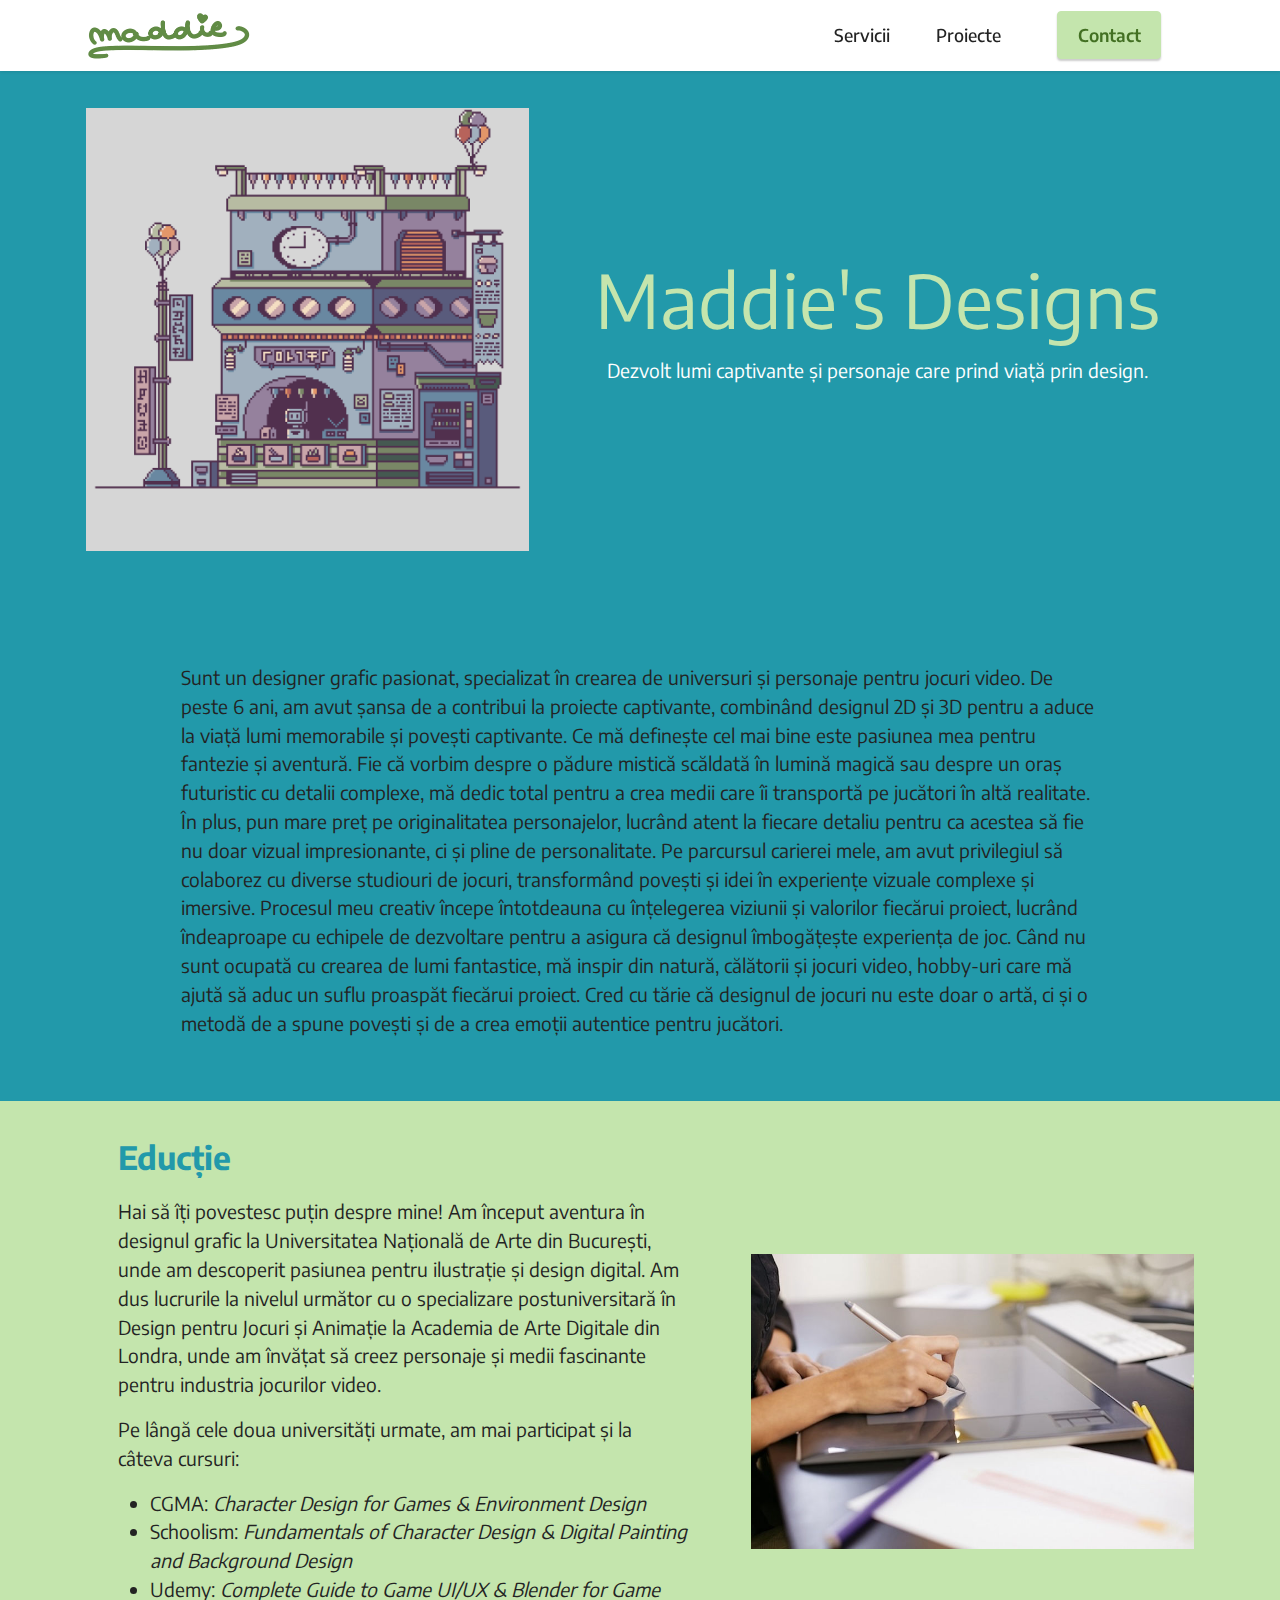
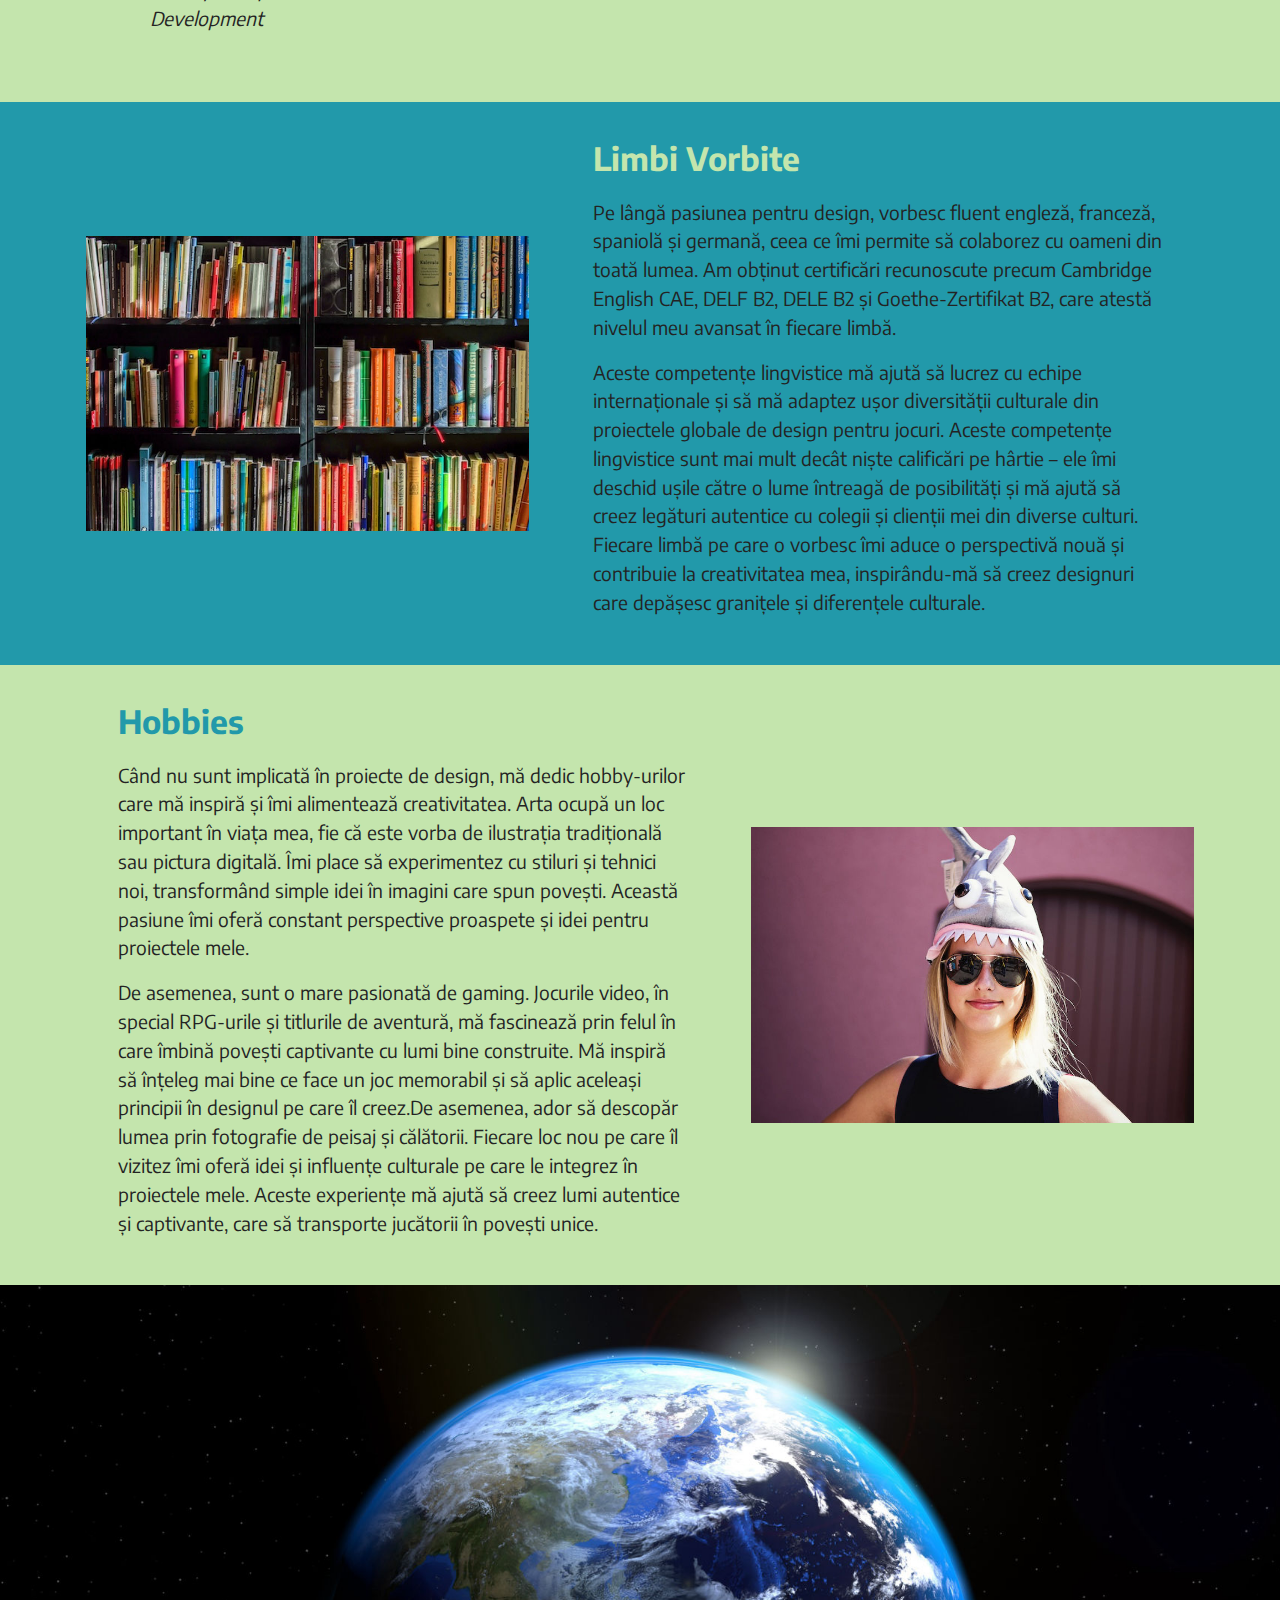
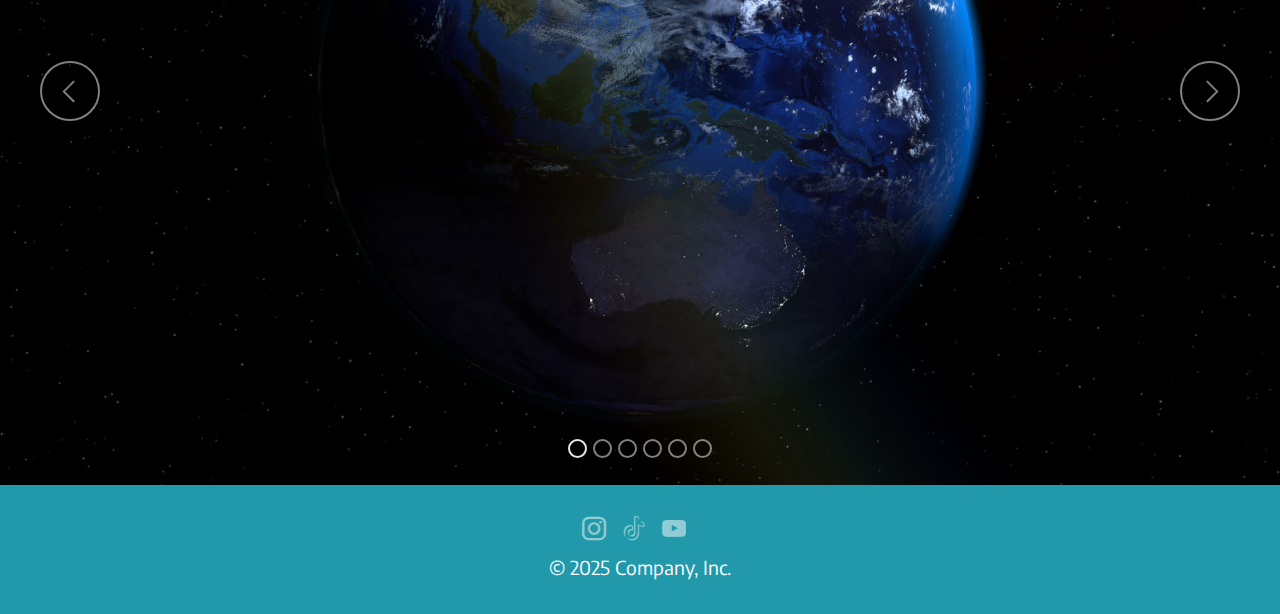
<file: index.html>
<!DOCTYPE html>
<html lang="ro">

<head>
    <meta charset="UTF-8">
    <meta http-equiv="X-UA-Compatible" content="IE=edge">
    <meta name="generator" content="Mobirise v5.9.18, mobirise.com">
    <meta name="viewport" content="width=device-width, initial-scale=1, minimum-scale=1">
    <link rel="shortcut icon" href="assets/images/logo3-128x37.png" type="image/x-icon">
    <meta name="author" content="Stezar Calina">
    <meta name="keywords" content="Portofoliu Professional, graphic design, design jocuri video, UI">
    <meta name="description"
        content="Hei, sunt Maddie si dezvolt lumi captivante si personaje care prind viață prin design. ">
    <title>Maddie's designs</title>
    <link rel="stylesheet" href="assets/web/assets/mobirise-icons2/mobirise2.css">
    <link rel="stylesheet" href="assets/bootstrap/css/bootstrap.min.css">
    <link rel="stylesheet" href="assets/bootstrap/css/bootstrap-grid.min.css">
    <link rel="stylesheet" href="assets/bootstrap/css/bootstrap-reboot.min.css">
    <link rel="stylesheet" href="assets/dropdown/css/style.css">
    <link rel="stylesheet" href="assets/socicon/css/styles.css">
    <link rel="stylesheet" href="assets/theme/css/style.css">
    <link rel="preload"
        href="https://fonts.googleapis.com/css?family=Lexend:100,200,300,400,500,600,700,800,900&display=swap"
        as="style" onload="this.onload=null;this.rel='stylesheet'">
    <link rel="preconnect" href="https://fonts.googleapis.com">
    <link rel="preconnect" href="https://fonts.gstatic.com" crossorigin>
    <link href="https://fonts.googleapis.com/css2?family=Encode+Sans:wght@100..900&display=swap" rel="stylesheet">
    <noscript>
        <link rel="stylesheet"
            href="https://fonts.googleapis.com/css?family=Lexend:100,200,300,400,500,600,700,800,900&display=swap">
    </noscript>
    <link rel="preload" as="style" href="assets/mobirise/css/mbr-additional.css?v=ef3NWF">
    <link rel="stylesheet" href="assets/mobirise/css/mbr-additional.css?v=ef3NWF" type="text/css">
    <style>
        body{
            font-family: Encode Sans;
        }
    </style>
</head>

<body>

    <header data-bs-version="5.1" class="menu menu2 cid-sFF0ciwnEL" id="menu2-0">

        <nav class="navbar navbar-dropdown navbar-fixed-top navbar-expand-lg">
            <div class="container">
                <div class="navbar-brand">
                    <span class="navbar-logo">
                        <a href="index.html">
                            <img src="assets/images/logo3-329x96.png"
                                alt="logo site, maddie scris de mână de culoare verde" style="height: 3rem;">
                        </a>
                    </span>
                </div>
                <button class="navbar-toggler" type="button" data-toggle="collapse" data-bs-toggle="collapse"
                    data-target="#navbarSupportedContent" data-bs-target="#navbarSupportedContent"
                    aria-controls="navbarNavAltMarkup" aria-expanded="false" aria-label="Toggle navigation">
                    <span class="hamburger">
                        <span></span>
                        <span></span>
                        <span></span>
                        <span></span>
                    </span>
                </button>
                <div class="collapse navbar-collapse" id="navbarSupportedContent">
                    <ul class="navbar-nav nav-dropdown" data-app-modern-menu="true">
                        <li class="nav-item"><a class="nav-link link text-black text-primary display-4"
                                href="page1.html">Servicii</a></li>
                        <li class="nav-item"><a class="nav-link link text-black text-primary display-4"
                                href="page2.html">Proiecte</a></li>
                    </ul>
                    <div class="navbar-buttons mbr-section-btn"><a class="btn btn-secondary display-4"
                            href="page3.html">
                            Contact</a></div>
                </div>
            </div>
        </nav>
    </header>

    <section data-bs-version="5.1" class="header11 cid-sFF0SGinka" id="header11-1">
        <div class="container">
            <div class="row justify-content-center">
                <div class="col-12 col-md-5 image-wrapper">
                    <img class="w-100" src="assets/images/mbr-1036x1036.png"
                        alt="Imaginea reprezintă o clădire de mici dimensiuni, desenată în stil pixel art, care pare a fi un magazin sau un stand de mâncare, decorat cu elemente retro-futuriste. Are un ceas mare pe fațadă, un automat de vânzare în partea dreaptă, iar la stand sunt afișate produse alimentare. În stânga, un stâlp cu baloane și semne verticale completează scena. Culorile predominante sunt nuanțe de albastru, verde și mov pastel.">
                </div>
                <div class="col-12 col-md">
                    <div class="text-wrapper text-center">
                        <h1 class="mbr-section-title mbr-fonts-style mb-3 display-1">
                            Maddie's Designs
                        </h1>
                        <p class="mbr-text mbr-fonts-style display-7">Dezvolt lumi captivante și personaje care prind
                            viață prin design.</p>
                    </div>
                </div>
            </div>
        </div>
    </section>

    <div data-bs-version="5.1" class="content5 cid-uzG2IfYFUR" id="content5-16">

        <div class="container">
            <div class="row justify-content-center">
                <div class="col-md-12 col-lg-10">


                    <p class="mbr-text mbr-fonts-style display-7">Sunt un designer grafic pasionat, specializat în
                        crearea de universuri și personaje pentru jocuri video. De peste 6 ani, am avut șansa de a
                        contribui la proiecte captivante, combinând designul 2D și 3D pentru a aduce la viață lumi
                        memorabile și povești captivante. Ce mă definește cel mai bine este pasiunea mea pentru fantezie
                        și aventură. Fie că vorbim despre o pădure mistică scăldată în lumină magică sau despre un oraș
                        futuristic cu detalii complexe, mă dedic total pentru a crea medii care îi transportă pe
                        jucători în altă realitate. În plus, pun mare preț pe originalitatea personajelor, lucrând atent
                        la fiecare detaliu pentru ca acestea să fie nu doar vizual impresionante, ci și pline de
                        personalitate. Pe parcursul carierei mele, am avut privilegiul să colaborez cu diverse studiouri
                        de jocuri, transformând povești și idei în experiențe vizuale complexe și imersive. Procesul meu
                        creativ începe întotdeauna cu înțelegerea viziunii și valorilor fiecărui proiect, lucrând
                        îndeaproape cu echipele de dezvoltare pentru a asigura că designul îmbogățește experiența de
                        joc. Când nu sunt ocupată cu crearea de lumi fantastice, mă inspir din natură, călătorii și
                        jocuri video, hobby-uri care mă ajută să aduc un suflu proaspăt fiecărui proiect. Cred cu tărie
                        că designul de jocuri nu este doar o artă, ci și o metodă de a spune povești și de a crea emoții
                        autentice pentru jucători.</p>
                </div>
            </div>
        </div>
    </div>

    <section data-bs-version="5.1" class="image2 cid-uzFHYK28KP" id="image2-1">
        <div class="container">
            <div class="row align-items-center">
                <div class="col-12 col-lg-5">
                    <div class="image-wrapper">
                        <img src="assets/images/educatie-800x533.jpg"
                            alt="o doamnă careia i se văd doar mainile și deseneazaă pe o tabletă grafică la birou">

                    </div>
                </div>
                <div class="col-12 col-lg">
                    <div class="text-wrapper">
                        <h2 class="mbr-section-title mbr-fonts-style mb-3 display-5"><strong>Educție</strong></h2>
                        <p class="mbr-text mbr-fonts-style display-7">Hai să îți povestesc puțin despre mine! Am început
                            aventura în designul grafic la Universitatea Națională de Arte din București, unde am
                            descoperit pasiunea pentru ilustrație și design digital. Am dus lucrurile la nivelul următor
                            cu o specializare postuniversitară în Design pentru Jocuri și Animație la Academia de Arte
                            Digitale din Londra, unde am învățat să creez personaje și medii fascinante pentru industria
                            jocurilor video.</p>
                        <p class="mbr-text mbr-fonts-style display-7">Pe lângă cele doua universități urmate, am mai
                            participat și la câteva cursuri:</p>
                        <ul class="mbr-text mbr-fonts-style display-7">
                            <li>CGMA: <em>Character Design for Games & Environment
                                    Design</em></li>
                            <li>Schoolism:<em> Fundamentals of Character Design &amp; Digital</em>
                                <em>Painting and Background Design</em>
                            </li>
                            <li>Udemy: <em>Complete Guide to Game UI/UX &amp;
                                    Blender for Game Development</em></li>
                        </ul>
                    </div>
                </div>
            </div>
        </div>
    </section>

    <section data-bs-version="5.1" class="image1 cid-uzFItU09oR" id="image1-2">
        <div class="container">
            <div class="row align-items-center">
                <div class="col-12 col-lg-5">
                    <div class="image-wrapper">
                        <img src="assets/images/limbi-vorbite-800x533.jpg"
                            alt="rafturi pe care se află foarte multe cărți colorate">

                    </div>
                </div>
                <div class="col-12 col-lg">
                    <div class="text-wrapper">
                        <h2 class="mbr-section-title mbr-fonts-style mb-3 display-5"><strong>Limbi
                                Vorbite</strong><strong><br></strong></h2>
                        <p class="mbr-text mbr-fonts-style display-7">Pe lângă pasiunea pentru design, vorbesc fluent
                            engleză, franceză, spaniolă și germană, ceea ce îmi permite să colaborez cu oameni din toată
                            lumea. Am obținut certificări recunoscute precum Cambridge English CAE, DELF B2, DELE B2 și
                            Goethe-Zertifikat B2, care atestă nivelul meu avansat în fiecare limbă.
                        </p>
                        <p class="mbr-text mbr-fonts-style display-7">Aceste competențe lingvistice mă ajută să lucrez
                            cu echipe internaționale și să mă adaptez
                            ușor diversității
                            culturale din proiectele globale de design pentru jocuri. Aceste competențe lingvistice sunt
                            mai mult decât niște calificări pe hârtie – ele îmi deschid ușile către o lume întreagă de
                            posibilități și mă ajută să creez legături autentice cu colegii și clienții mei din diverse
                            culturi. Fiecare limbă pe care o vorbesc îmi aduce o perspectivă nouă și contribuie la
                            creativitatea mea, inspirându-mă să creez designuri care depășesc granițele și diferențele
                            culturale.</p>
                    </div>
                </div>
            </div>
        </div>
    </section>

    <section data-bs-version="5.1" class="image2 cid-uzFIDLMcJO" id="image2-3">
        <div class="container">
            <div class="row align-items-center">
                <div class="col-12 col-lg-5">
                    <div class="image-wrapper">
                        <img src="assets/images/hobbies-800x533.jpg"
                            alt="o doamnă blondă pe un fundal roz care poartă pe cap o pălărie în formă de rechin și ochelari de soare">
                    </div>
                </div>
                <div class="col-12 col-lg">
                    <div class="text-wrapper">
                        <h2 class="mbr-section-title mbr-fonts-style mb-3 display-5"><strong>Hobbies</strong></h2>
                        <p class="mbr-text mbr-fonts-style display-7">Când nu sunt implicată în proiecte de design, mă
                            dedic hobby-urilor care mă inspiră și îmi alimentează creativitatea. Arta ocupă un loc
                            important în viața mea, fie că este vorba de ilustrația tradițională sau pictura digitală.
                            Îmi place să experimentez cu stiluri și tehnici noi, transformând simple idei în imagini
                            care spun povești. Această pasiune îmi oferă constant perspective proaspete și idei pentru
                            proiectele mele.</p>
                        <p class="mbr-text mbr-fonts-style display-7">De asemenea, sunt o mare pasionată de gaming.
                            Jocurile video, în special
                            RPG-urile și titlurile de aventură, mă fascinează prin felul în care îmbină povești
                            captivante cu lumi bine construite. Mă inspiră să înțeleg mai bine ce face un joc memorabil
                            și să aplic aceleași principii în designul pe care îl creez.De asemenea, ador să descopăr
                            lumea prin fotografie de peisaj și călătorii. Fiecare loc nou pe care îl vizitez îmi oferă
                            idei și influențe culturale pe care le integrez în proiectele mele. Aceste experiențe mă
                            ajută să creez lumi autentice și captivante, care să transporte jucătorii în povești unice.
                        </p>
                    </div>
                </div>
            </div>
        </div>
    </section>

    <div data-bs-version="5.1" class="slider1 cid-uzG2vWxXIU" id="slider1-15">

        <div class="carousel slide" id="uzKpsKaJTy" data-interval="5000" data-bs-interval="5000">
            <ol class="carousel-indicators">
                <li data-slide-to="0" data-bs-slide-to="0" class="active" data-target="#uzKpsKaJTy"
                    data-bs-target="#uzKpsKaJTy"></li>
                <li data-slide-to="1" data-bs-slide-to="1" class="" data-target="#uzKpsKaJTy"
                    data-bs-target="#uzKpsKaJTy"></li>
                <li data-slide-to="2" data-bs-slide-to="2" class="" data-target="#uzKpsKaJTy"
                    data-bs-target="#uzKpsKaJTy"></li>
                <li data-slide-to="3" data-bs-slide-to="3" class="" data-target="#uzKpsKaJTy"
                    data-bs-target="#uzKpsKaJTy"></li>
                <li data-slide-to="4" data-bs-slide-to="4" class="" data-target="#uzKpsKaJTy"
                    data-bs-target="#uzKpsKaJTy"></li>
                <li data-slide-to="5" data-bs-slide-to="5" class="" data-target="#uzKpsKaJTy"
                    data-bs-target="#uzKpsKaJTy"></li>
            </ol>
            <div class="carousel-inner">


                <div class="carousel-item slider-image item active">
                    <div class="item-wrapper">
                        <img class="d-block w-100" src="assets/images/australia-4242493-1900x1069.jpg"
                            alt="Imaginea reprezintă o randare 3D cu Pământul văzut din spațiu, înconjurat de un fundal întunecat plin de stele."
                            data-slide-to="0" data-bs-slide-to="0">
                    </div>
                </div>
                <div class="carousel-item slider-image item">
                    <div class="item-wrapper">
                        <img class="d-block w-100" src="assets/images/cat-1900x1900.jpg"
                            alt="O ilustrație cu o pisică portocalie care stă pe un strat de frunze portocalii"
                            data-slide-to="1" data-bs-slide-to="1">
                    </div>
                </div>
                <div class="carousel-item slider-image item">
                    <div class="item-wrapper">
                        <img class="d-block w-100" src="assets/images/earth-2581631-1280-1280x796.jpg"
                            alt="Imaginea reprezintă o randare 3D cu un bec în interiorul căruia este vizibil Pământul"
                            data-slide-to="2" data-bs-slide-to="2">
                    </div>
                </div>
                <div class="carousel-item slider-image item">
                    <div class="item-wrapper">
                        <img class="d-block w-100" src="assets/images/frog-1280x1280.jpg"
                            alt="Ilustrație cu o broscuță verde cu ochii roșii care stă pe o piatră" data-slide-to="3"
                            data-bs-slide-to="3">
                    </div>
                </div>
                <div class="carousel-item slider-image item">
                    <div class="item-wrapper">
                        <img class="d-block w-100" src="assets/images/clock-2015460-1280-1280x801.jpg"
                            alt="O randare 3D cu un ceas al cărui fundal este globul Pământesc" data-slide-to="4"
                            data-bs-slide-to="4">
                    </div>
                </div>
                <div class="carousel-item slider-image item">
                    <div class="item-wrapper">
                        <img class="d-block w-100" src="assets/images/solaris-3365405-1280-1280x720.jpg"
                            alt="O ilustrație cu un câmp pe care se află și râuri, iar pe cer se observă globul Pământesc"
                            data-slide-to="5" data-bs-slide-to="5">
                    </div>
                </div>
            </div>
            <a class="carousel-control carousel-control-prev" role="button" data-slide="prev" data-bs-slide="prev"
                href="#uzKpsKaJTy">
                <span class="mobi-mbri mobi-mbri-arrow-prev" aria-hidden="true"></span>
                <span class="sr-only visually-hidden">Previous</span>
            </a>
            <a class="carousel-control carousel-control-next" role="button" data-slide="next" data-bs-slide="next"
                href="#uzKpsKaJTy">
                <span class="mobi-mbri mobi-mbri-arrow-next" aria-hidden="true"></span>
                <span class="sr-only visually-hidden">Next</span>
            </a>
        </div>
    </div>

    <footer data-bs-version="5.1" class="footer3 cid-uzFKWL0IeO" id="footer3-5">
        <div class="container">
            <div class="media-container-row align-center mbr-white">
                <div class="row social-row">
                    <div class="social-list align-right pb-2">
                        <div class="soc-item">
                            <a href="https://www.instagram.com/" target="_blank">
                                <span class="mbr-iconfont mbr-iconfont-social socicon-instagram socicon"></span>
                            </a>
                        </div>
                        <div class="soc-item">
                            <a href="https://www.tiktok.com/en/" target="_blank">
                                <span class="mbr-iconfont mbr-iconfont-social socicon-tiktok socicon"></span>
                            </a>
                        </div>
                        <div class="soc-item">
                            <a href="https://www.youtube.com/watch?v=dQw4w9WgXcQ" target="_blank">
                                <span class="mbr-iconfont mbr-iconfont-social socicon-youtube socicon"></span>
                            </a>
                        </div>
                    </div>
                </div>
                <div class="row row-copirayt">
                    <p class="mbr-text mb-0 mbr-fonts-style mbr-white align-center display-7">
                        © 2025 Company, Inc.</p>
                </div>
            </div>
        </div>
    </footer>
    <script src="assets/bootstrap/js/bootstrap.bundle.min.js"></script>
    <script src="assets/smoothscroll/smooth-scroll.js"></script>
    <script src="assets/ytplayer/index.js"></script>
    <script src="assets/dropdown/js/navbar-dropdown.js"></script>
    <script src="assets/theme/js/script.js"></script>
</body>

</html>
</file>
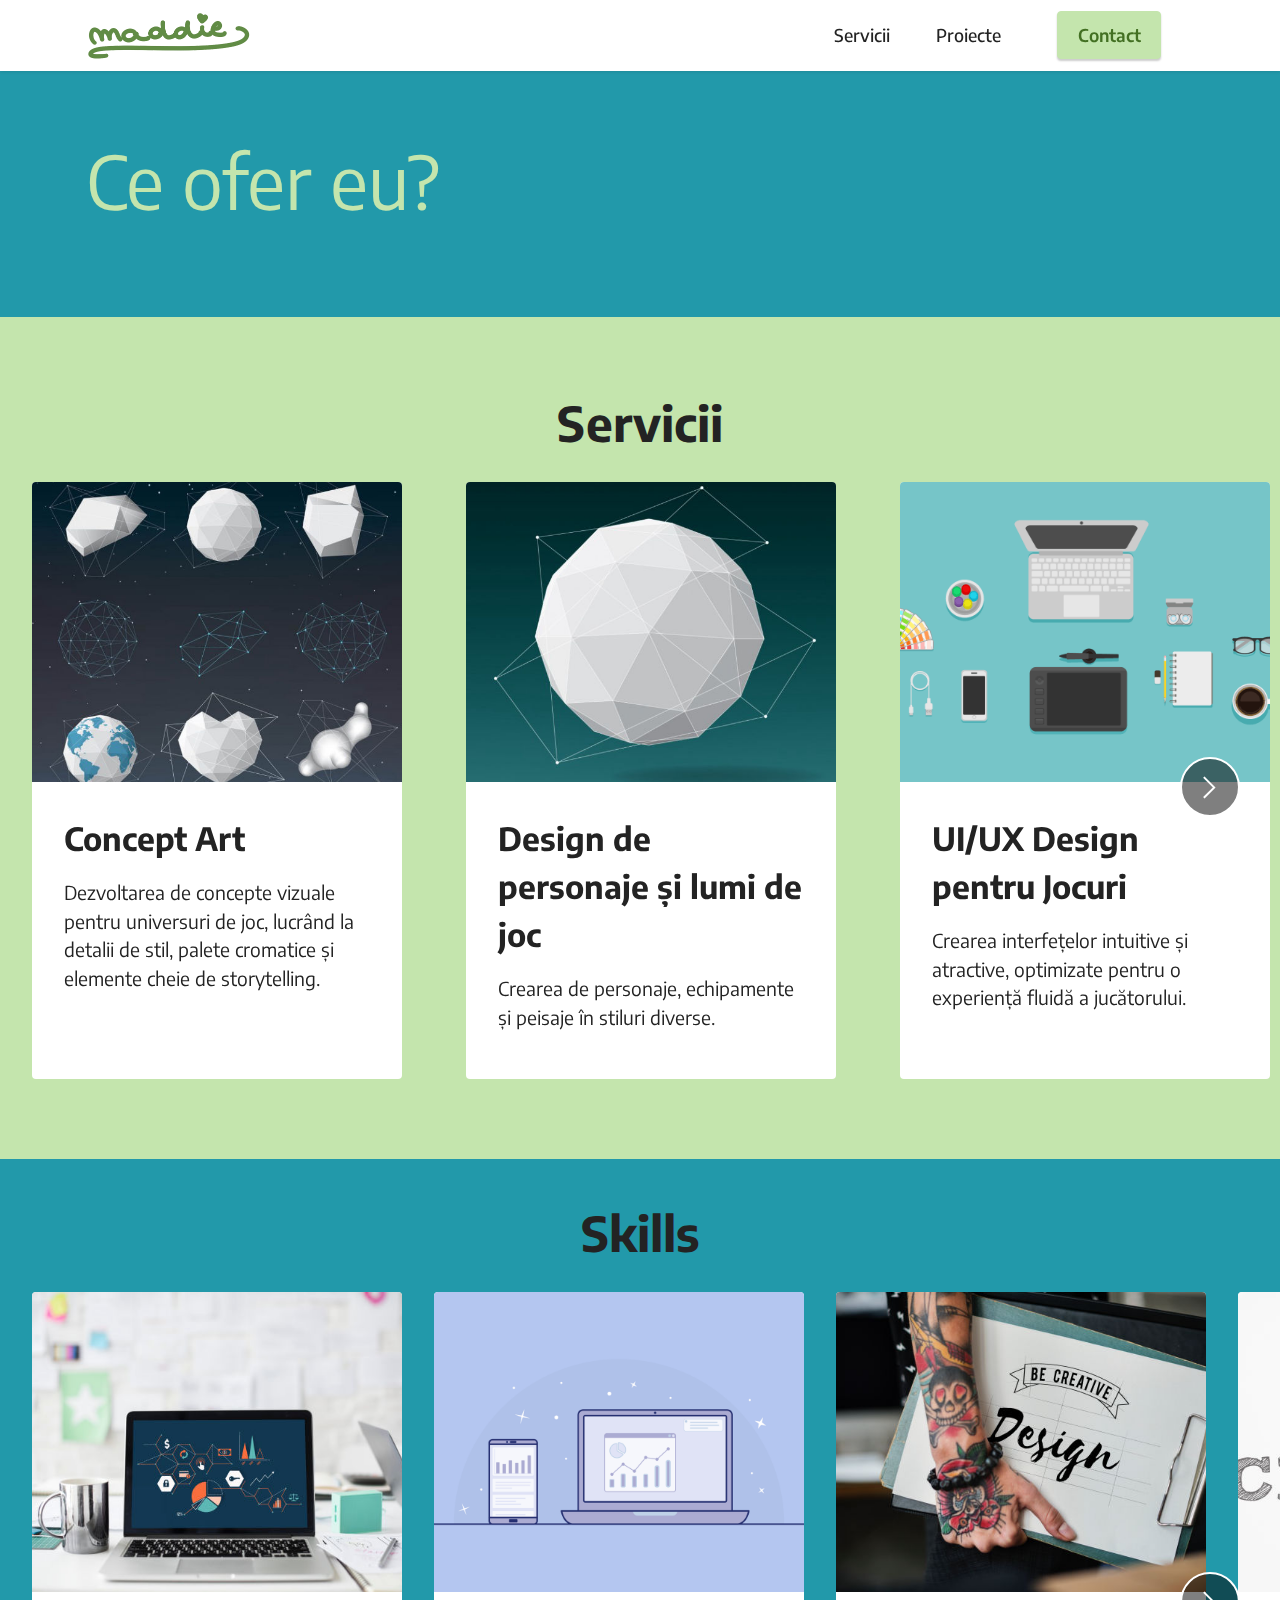
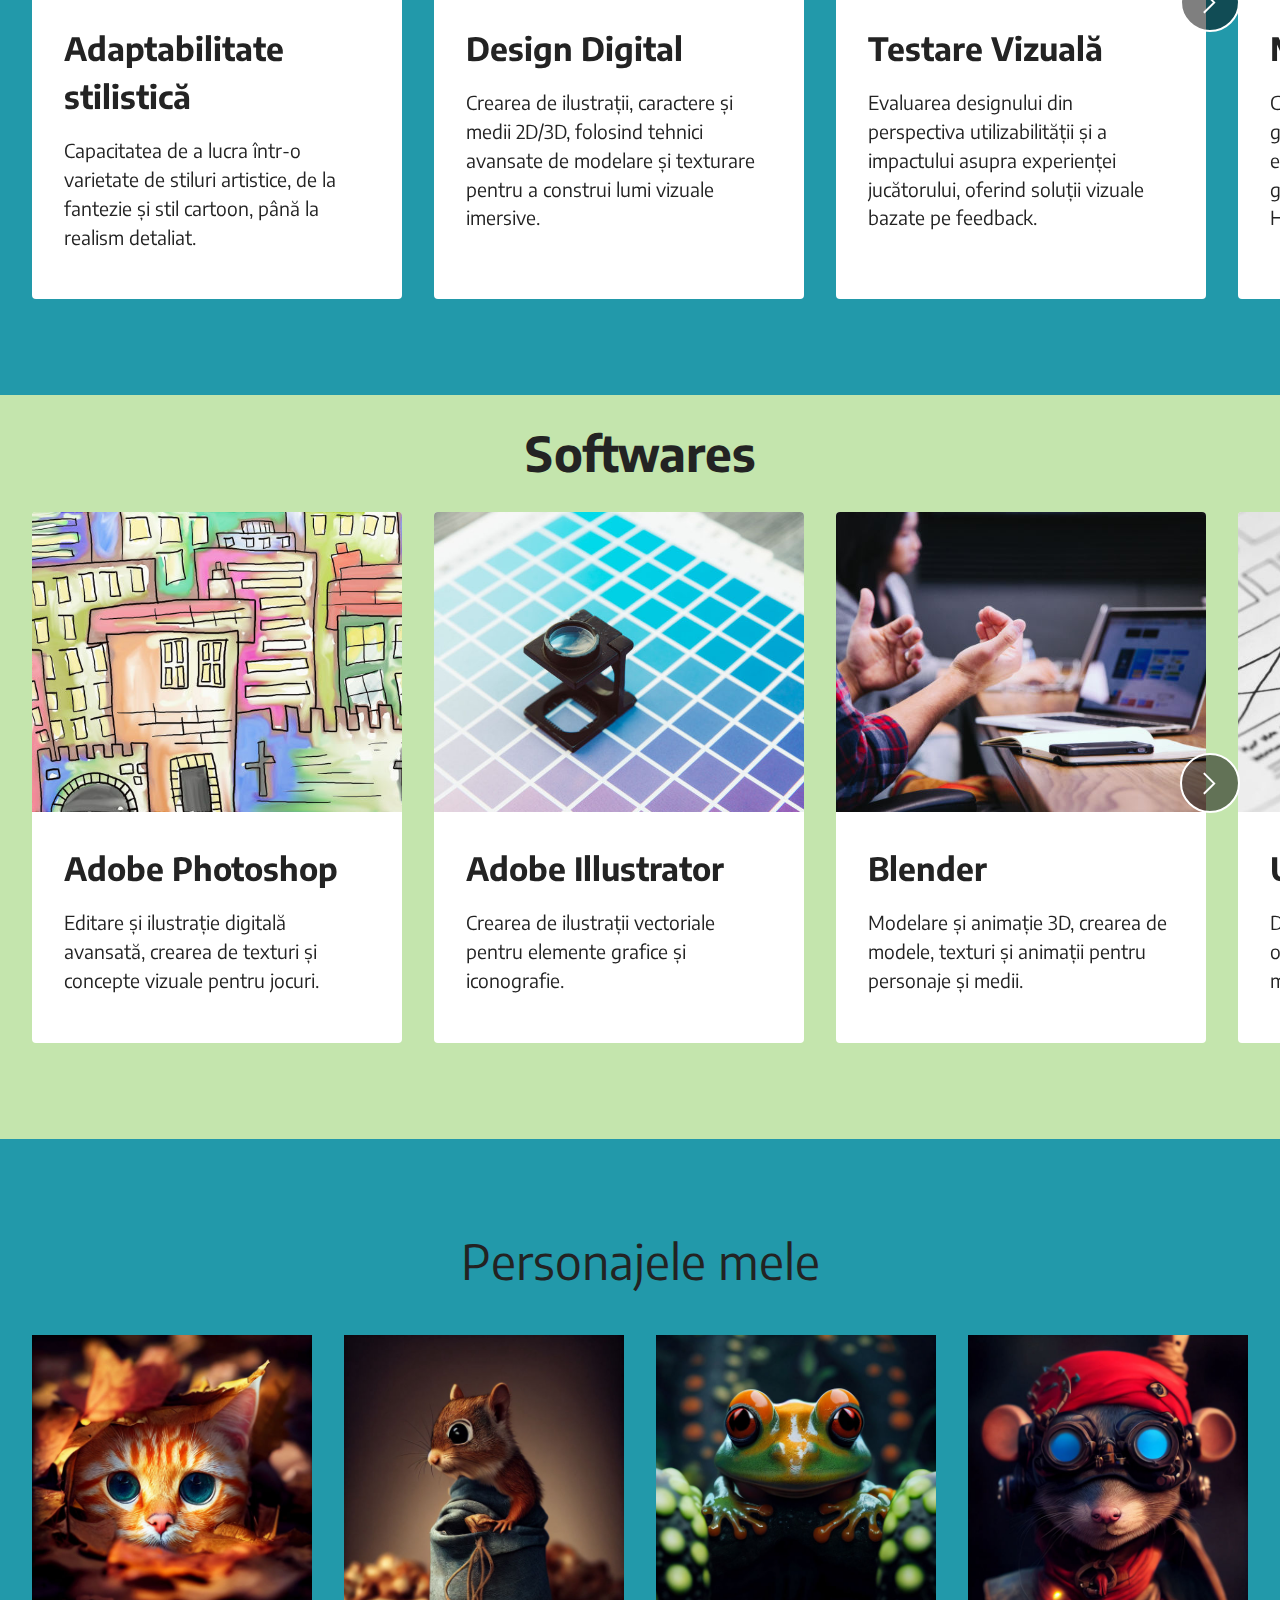
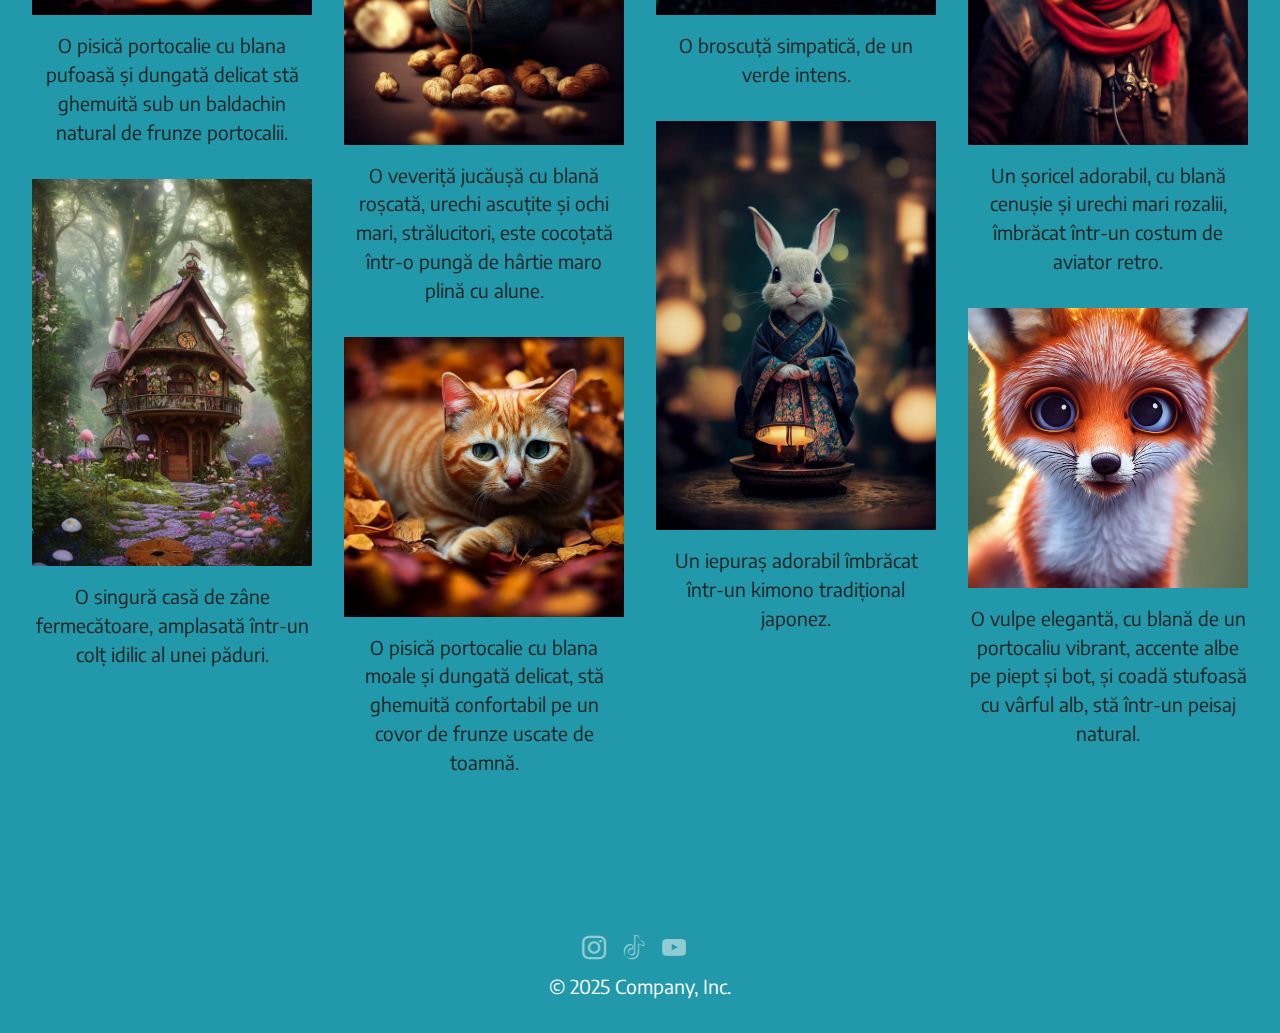
<file: page1.html>
<!DOCTYPE html>
<html lang="ro">

<head>
    <meta charset="UTF-8">
    <meta http-equiv="X-UA-Compatible" content="IE=edge">
    <meta name="generator" content="Mobirise v5.9.18, mobirise.com">
    <meta name="viewport" content="width=device-width, initial-scale=1, minimum-scale=1">
    <link rel="shortcut icon" href="assets/images/logo3-128x37.png" type="image/x-icon">
    <title>Servicii</title>
    <link rel="stylesheet" href="assets/web/assets/mobirise-icons2/mobirise2.css">
    <link rel="stylesheet" href="assets/bootstrap/css/bootstrap.min.css">
    <link rel="stylesheet" href="assets/bootstrap/css/bootstrap-grid.min.css">
    <link rel="stylesheet" href="assets/bootstrap/css/bootstrap-reboot.min.css">
    <link rel="stylesheet" href="assets/dropdown/css/style.css">
    <link rel="stylesheet" href="assets/socicon/css/styles.css">
    <link rel="stylesheet" href="assets/theme/css/style.css">
    <link rel="stylesheet" href="assets/gallery/style.css">
    <link rel="preload"
        href="https://fonts.googleapis.com/css?family=Lexend:100,200,300,400,500,600,700,800,900&display=swap"
        as="style" onload="this.onload=null;this.rel='stylesheet'">
    <link rel="preconnect" href="https://fonts.googleapis.com">
    <link rel="preconnect" href="https://fonts.gstatic.com" crossorigin>
    <link href="https://fonts.googleapis.com/css2?family=Encode+Sans:wght@100..900&display=swap" rel="stylesheet">
    <noscript>
        <link rel="stylesheet"
            href="https://fonts.googleapis.com/css?family=Lexend:100,200,300,400,500,600,700,800,900&display=swap">
    </noscript>
    <link rel="preload" as="style" href="assets/mobirise/css/mbr-additional.css?v=f6TjZZ">
    <link rel="stylesheet" href="assets/mobirise/css/mbr-additional.css?v=f6TjZZ" type="text/css">
    <style>
        body{
            font-family: Encode Sans;
        }
    </style>
</head>

<body>

    <header data-bs-version="5.1" class="menu menu2 cid-uzFMAnE05F" id="menu2-6">

        <nav class="navbar navbar-dropdown navbar-fixed-top navbar-expand-lg">
            <div class="container">
                <div class="navbar-brand">
                    <span class="navbar-logo">
                        <a href="index.html">
                            <img src="assets/images/logo3-329x96.png" alt="logo site, maddie scris de mână de culoare verde"
                                style="height: 3rem;">
                        </a>
                    </span>
                </div>
                <button class="navbar-toggler" type="button" data-toggle="collapse" data-bs-toggle="collapse"
                    data-target="#navbarSupportedContent" data-bs-target="#navbarSupportedContent"
                    aria-controls="navbarNavAltMarkup" aria-expanded="false" aria-label="Toggle navigation">
                    <span class="hamburger">
                        <span></span>
                        <span></span>
                        <span></span>
                        <span></span>
                    </span>
                </button>
                <div class="collapse navbar-collapse" id="navbarSupportedContent">
                    <ul class="navbar-nav nav-dropdown" data-app-modern-menu="true">
                        <li class="nav-item"><a class="nav-link link text-black text-primary display-4"
                                href="page1.html">Servicii</a></li>
                        <li class="nav-item"><a class="nav-link link text-black text-primary display-4"
                                href="page2.html">Proiecte</a></li>
                    </ul>

                    <div class="navbar-buttons mbr-section-btn"><a class="btn btn-secondary display-4"
                            href="page3.html">
                            Contact</a></div>
                </div>
            </div>
        </nav>
    </header>

    <section data-bs-version="5.1" class="header2 cid-uzFQzPKC3O" id="header2-s">
        <div class="container">
            <div class="row">
                <div class="col-12 col-lg-7">
                    <h1 class="mbr-section-title mbr-fonts-style mb-3 display-1">Ce ofer eu?</h1>
                </div>
            </div>
        </div>
    </section>

    <section data-bs-version="5.1" class="slider5 mbr-embla cid-uzFNmPPne0" id="slider5-p">
        <div class="position-relative">
            <div class="mbr-section-head">
                <h2 class="mbr-section-title mbr-fonts-style align-center mb-0 display-2">
                    <strong>Servicii</strong>
                </h2>
            </div>
            <div class="embla mt-4" data-skip-snaps="true" data-align="center" data-contain-scroll="trimSnaps"
                data-auto-play-interval="5" data-draggable="true">
                <div class="embla__viewport container-fluid">
                    <div class="embla__container">
                        <div class="embla__slide slider-image item active"
                            style="margin-left: 2rem; margin-right: 2rem;">
                            <div class="slide-content">
                                <div class="item-img">
                                    <div class="item-wrapper">
                                        <img src="assets/images/3d-1-600x600.jpg" alt="randare 3D cu mai multe forme"
                                            title="" data-slide-to="0" data-bs-slide-to="0">
                                    </div>
                                </div>
                                <div class="item-content">
                                    <p class="item-title mbr-fonts-style display-5"><strong>Concept Art</strong></p>

                                    <p class="mbr-text mbr-fonts-style mt-3 display-7">Dezvoltarea de concepte vizuale
                                        pentru universuri de joc, lucrând la detalii de stil, palete cromatice și
                                        elemente cheie de storytelling.</p>
                                </div>

                            </div>
                        </div>
                        <div class="embla__slide slider-image item" style="margin-left: 2rem; margin-right: 2rem;">
                            <div class="slide-content">
                                <div class="item-img">
                                    <div class="item-wrapper">
                                        <img src="assets/images/3d-2-600x600.jpg" alt="randare 3D cu o sferă"
                                            title="" data-slide-to="1" data-bs-slide-to="1">
                                    </div>
                                </div>
                                <div class="item-content">
                                    <p class="item-title mbr-fonts-style display-5"><strong>Design de personaje și lumi
                                            de joc</strong></p>

                                    <p class="mbr-text mbr-fonts-style mt-3 display-7">Crearea de personaje, echipamente
                                        și peisaje în stiluri diverse.</p>
                                </div>

                            </div>
                        </div>
                        <div class="embla__slide slider-image item" style="margin-left: 2rem; margin-right: 2rem;">
                            <div class="slide-content">
                                <div class="item-img">
                                    <div class="item-wrapper">
                                        <img src="assets/images/graphic-designer-4562741-600x381.png"
                                            alt="ilustrație cu un laptop deschis, o tabletă grafică, un telefon, un caiet, ochelari, toate văzute de sus pe un fundal albastru" title="" data-slide-to="2"
                                            data-bs-slide-to="2">
                                    </div>
                                </div>
                                <div class="item-content">
                                    <p class="item-title mbr-fonts-style display-5"><strong>UI/UX Design pentru
                                            Jocuri</strong></p>

                                    <p class="mbr-text mbr-fonts-style mt-3 display-7">Crearea interfețelor intuitive și
                                        atractive, optimizate pentru o experiență fluidă a jucătorului.</p>
                                </div>

                            </div>
                        </div>
                        <div class="embla__slide slider-image item" style="margin-left: 2rem; margin-right: 2rem;">
                            <div class="slide-content">
                                <div class="item-img">
                                    <div class="item-wrapper">
                                        <img src="assets/images/work6-600x438.jpg" alt="o imagine cu o tabletă grafică"
                                            title="" data-slide-to="3" data-bs-slide-to="3">
                                    </div>
                                </div>
                                <div class="item-content">
                                    <p class="item-title mbr-fonts-style display-5"><strong>Design 2D și 3D</strong>
                                    </p>

                                    <p class="mbr-text mbr-fonts-style mt-3 display-7">Crearea de personaje, medii și
                                        elemente grafice pentru jocuri video, de la schițe inițiale până la modele
                                        detaliate și animații.</p>
                                </div>

                            </div>
                        </div>
                        <div class="embla__slide slider-image item" style="margin-left: 2rem; margin-right: 2rem;">
                            <div class="slide-content">
                                <div class="item-img">
                                    <div class="item-wrapper">
                                        <img src="assets/images/globe-1849404-600x337.png"
                                            alt="o imagine cu planeta pământ" title="" data-slide-to="4"
                                            data-bs-slide-to="4">
                                    </div>
                                </div>
                                <div class="item-content">
                                    <p class="item-title mbr-fonts-style display-5"><strong>Software de design</strong>
                                    </p>

                                    <p class="mbr-text mbr-fonts-style mt-3 display-7">Experiență avansată în Adobe
                                        Creative Suite (Photoshop, Illustrator, After Effects), Blender, ZBrush și
                                        Unity.</p>
                                </div>

                            </div>
                        </div>
                    </div>
                </div>
                <button class="embla__button embla__button--prev">
                    <span class="mobi-mbri mobi-mbri-arrow-prev mbr-iconfont" aria-hidden="true"></span>
                    <span class="sr-only visually-hidden visually-hidden">Previous</span>
                </button>
                <button class="embla__button embla__button--next">
                    <span class="mobi-mbri mobi-mbri-arrow-next mbr-iconfont" aria-hidden="true"></span>
                    <span class="sr-only visually-hidden visually-hidden">Next</span>
                </button>
            </div>
        </div>
    </section>

    <section data-bs-version="5.1" class="slider5 mbr-embla cid-uzFNzboskx" id="slider5-q">


        <div class="position-relative">
            <div class="mbr-section-head">
                <h2 class="mbr-section-title mbr-fonts-style align-center mb-0 display-2">
                    <strong>Skills</strong>
                </h2>

            </div>
            <div class="embla mt-4" data-skip-snaps="true" data-align="center" data-contain-scroll="trimSnaps"
                data-auto-play-interval="5" data-draggable="true">
                <div class="embla__viewport container-fluid">
                    <div class="embla__container">
                        <div class="embla__slide slider-image item active"
                            style="margin-left: 1rem; margin-right: 1rem;">
                            <div class="slide-content">
                                <div class="item-img">
                                    <div class="item-wrapper">
                                        <img src="assets/images/blurred-background-600x401.jpg"
                                            alt="imagine cu un laptop deschis pe un birou, lângă care se află o cană" title="" data-slide-to="0"
                                            data-bs-slide-to="0">
                                    </div>
                                </div>
                                <div class="item-content">
                                    <p class="item-title mbr-fonts-style display-5"><strong>Adaptabilitate
                                            stilistică</strong></p>

                                    <p class="mbr-text mbr-fonts-style mt-3 display-7">Capacitatea de a lucra într-o
                                        varietate de stiluri artistice, de la fantezie și stil cartoon, până la realism
                                        detaliat.</p>
                                </div>

                            </div>
                        </div>
                        <div class="embla__slide slider-image item" style="margin-left: 1rem; margin-right: 1rem;">
                            <div class="slide-content">
                                <div class="item-img">
                                    <div class="item-wrapper">
                                        <img src="assets/images/interface-3614766-1280-600x400.png"
                                            alt="ilustrație cu un laptop și un telefon care stă în picioare lângă acesta, pe un fundal mov" title="" data-slide-to="1"
                                            data-bs-slide-to="1">
                                    </div>
                                </div>
                                <div class="item-content">
                                    <p class="item-title mbr-fonts-style display-5"><strong>Design Digital</strong>
                                    </p>

                                    <p class="mbr-text mbr-fonts-style mt-3 display-7">Crearea de ilustrații, caractere
                                        și medii 2D/3D, folosind tehnici avansate de modelare și texturare pentru a
                                        construi lumi vizuale imersive.</p>
                                </div>

                            </div>
                        </div>
                        <div class="embla__slide slider-image item" style="margin-left: 1rem; margin-right: 1rem;">
                            <div class="slide-content">
                                <div class="item-img">
                                    <div class="item-wrapper">
                                        <img src="assets/images/design0-600x401.jpg" alt="o mână tatuată care ține o foaie pe care scrie be creative, design"
                                            title="" data-slide-to="2" data-bs-slide-to="2">
                                    </div>
                                </div>
                                <div class="item-content">
                                    <p class="item-title mbr-fonts-style display-5"><strong>Testare Vizuală</strong>
                                    </p>

                                    <p class="mbr-text mbr-fonts-style mt-3 display-7">Evaluarea designului din
                                        perspectiva utilizabilității și a impactului asupra experienței jucătorului,
                                        oferind soluții vizuale bazate pe feedback.</p>
                                </div>

                            </div>
                        </div>
                        <div class="embla__slide slider-image item" style="margin-left: 1rem; margin-right: 1rem;">
                            <div class="slide-content">
                                <div class="item-img">
                                    <div class="item-wrapper">
                                        <img src="assets/images/art-artist-600x400.jpg" alt="create scris cu litere de tipar"
                                            title="" data-slide-to="3" data-bs-slide-to="3">
                                    </div>
                                </div>
                                <div class="item-content">
                                    <p class="item-title mbr-fonts-style display-5"><strong>Mecanică Vizuală</strong>
                                    </p>

                                    <p class="mbr-text mbr-fonts-style mt-3 display-7">Crearea de interfețe și elemente
                                        grafice care îmbunătățesc experiența jucătorului și susțin gameplay-ul, inclusiv
                                        meniuri și HUD-uri.</p>
                                </div>

                            </div>
                        </div>
                    </div>
                </div>
                <button class="embla__button embla__button--prev">
                    <span class="mobi-mbri mobi-mbri-arrow-prev mbr-iconfont" aria-hidden="true"></span>
                    <span class="sr-only visually-hidden visually-hidden">Previous</span>
                </button>
                <button class="embla__button embla__button--next">
                    <span class="mobi-mbri mobi-mbri-arrow-next mbr-iconfont" aria-hidden="true"></span>
                    <span class="sr-only visually-hidden visually-hidden">Next</span>
                </button>
            </div>
        </div>
    </section>

    <section data-bs-version="5.1" class="slider5 mbr-embla cid-uzFNzRFzxz" id="slider5-r">
        <div class="position-relative">
            <div class="mbr-section-head">
                <h2 class="mbr-section-title mbr-fonts-style align-center mb-0 display-2">
                    <strong>Softwares</strong>
                </h2>
            </div>
            <div class="embla mt-4" data-skip-snaps="true" data-align="center" data-contain-scroll="trimSnaps"
                data-auto-play-interval="5" data-draggable="true">
                <div class="embla__viewport container-fluid">
                    <div class="embla__container">
                        <div class="embla__slide slider-image item active"
                            style="margin-left: 1rem; margin-right: 1rem;">
                            <div class="slide-content">
                                <div class="item-img">
                                    <div class="item-wrapper">
                                        <img src="assets/images/buildings-1398038-1920-600x424.jpg"
                                            alt="ilustrație cu o pictură cu mai multe clădiri în culori diferite" title="" data-slide-to="0"
                                            data-bs-slide-to="0">
                                    </div>
                                </div>
                                <div class="item-content">
                                    <p class="item-title mbr-fonts-style display-5"><strong>Adobe Photoshop</strong>
                                    </p>

                                    <p class="mbr-text mbr-fonts-style mt-3 display-7">Editare și ilustrație digitală
                                        avansată, crearea de texturi și concepte vizuale pentru jocuri.</p>
                                </div>

                            </div>
                        </div>
                        <div class="embla__slide slider-image item active"
                            style="margin-left: 1rem; margin-right: 1rem;">
                            <div class="slide-content">
                                <div class="item-img">
                                    <div class="item-wrapper">
                                        <img src="assets/images/color2-600x900.jpg" alt="o poză cu o foaie cu pătrățele colorate în nuanțe de mov și albastu"
                                            title="" data-slide-to="1" data-bs-slide-to="1">
                                    </div>
                                </div>
                                <div class="item-content">
                                    <p class="item-title mbr-fonts-style display-5"><strong>Adobe Illustrator</strong>
                                    </p>

                                    <p class="mbr-text mbr-fonts-style mt-3 display-7">Crearea de ilustrații vectoriale
                                        pentru elemente grafice și iconografie.</p>
                                </div>

                            </div>
                        </div>
                        <div class="embla__slide slider-image item active"
                            style="margin-left: 1rem; margin-right: 1rem;">
                            <div class="slide-content">
                                <div class="item-img">
                                    <div class="item-wrapper">
                                        <img src="assets/images/meeting-600x400.jpg" alt="poză cu un domn care gesticulează în timpul unei întâlniri la birou"
                                            title="" data-slide-to="2" data-bs-slide-to="2">
                                    </div>
                                </div>
                                <div class="item-content">
                                    <p class="item-title mbr-fonts-style display-5"><strong>Blender</strong></p>

                                    <p class="mbr-text mbr-fonts-style mt-3 display-7">Modelare și animație 3D, crearea
                                        de modele, texturi și animații pentru personaje și medii.</p>
                                </div>

                            </div>
                        </div>
                        <div class="embla__slide slider-image item active"
                            style="margin-left: 1rem; margin-right: 1rem;">
                            <div class="slide-content">
                                <div class="item-img">
                                    <div class="item-wrapper">
                                        <img src="assets/images/pexels-photo-196645-600x400.jpg"
                                            alt="o hârtie fotografiată mai de aproape care are desenate niște pătrățele cu x-uri in ele și sub niște linii ondulate și drepte" title="" data-slide-to="3"
                                            data-bs-slide-to="3">
                                    </div>
                                </div>
                                <div class="item-content">
                                    <p class="item-title mbr-fonts-style display-5"><strong>Unity</strong></p>

                                    <p class="mbr-text mbr-fonts-style mt-3 display-7">Dezvoltare de jocuri, integrarea
                                        și optimizarea elementelor vizuale în mediul de joc.</p>
                                </div>

                            </div>
                        </div>
                        <div class="embla__slide slider-image item active"
                            style="margin-left: 1rem; margin-right: 1rem;">
                            <div class="slide-content">
                                <div class="item-img">
                                    <div class="item-wrapper">
                                        <img src="assets/images/office1-600x439.jpg" alt="o masă albă fotografiată de sus pe care se află mai multe telefoane și caiete"
                                            title="" data-slide-to="4" data-bs-slide-to="4">
                                    </div>
                                </div>
                                <div class="item-content">
                                    <p class="item-title mbr-fonts-style display-5"><strong>Substance Painter</strong>
                                    </p>

                                    <p class="mbr-text mbr-fonts-style mt-3 display-7"> Texturare 3D, crearea de
                                        materiale realiste pentru obiecte și personaje din jocuri.</p>
                                </div>

                            </div>
                        </div>
                        <div class="embla__slide slider-image item active"
                            style="margin-left: 1rem; margin-right: 1rem;">
                            <div class="slide-content">
                                <div class="item-img">
                                    <div class="item-wrapper">
                                        <img src="assets/images/clock-2015460-1280-600x375.jpg"
                                            alt="randare cu un ceas, iar fundalul ceasului este Pământul" title="" data-slide-to="5"
                                            data-bs-slide-to="5">
                                    </div>
                                </div>
                                <div class="item-content">
                                    <p class="item-title mbr-fonts-style display-5"><strong>ZBrush</strong></p>

                                    <p class="mbr-text mbr-fonts-style mt-3 display-7">Modelare detaliată 3D pentru
                                        crearea de personaje și obiecte cu detalii complexe.</p>
                                </div>

                            </div>
                        </div>
                    </div>
                </div>
                <button class="embla__button embla__button--prev">
                    <span class="mobi-mbri mobi-mbri-arrow-prev mbr-iconfont" aria-hidden="true"></span>
                    <span class="sr-only visually-hidden visually-hidden">Previous</span>
                </button>
                <button class="embla__button embla__button--next">
                    <span class="mobi-mbri mobi-mbri-arrow-next mbr-iconfont" aria-hidden="true"></span>
                    <span class="sr-only visually-hidden visually-hidden">Next</span>
                </button>
            </div>
        </div>
    </section>

    <section data-bs-version="5.1" class="gallery1 mbr-gallery cid-uzFTT2kVyb" id="gallery02-w">
        <div class="container-fluid">
            <div class="row justify-content-center">
                <div class="col-12 content-head">
                    <div class="mbr-section-head mb-5">
                        <h2 class="mbr-section-title mbr-fonts-style align-center m-0 display-2">Personajele
                            mele</h2>

                    </div>
                </div>
            </div>
            <div class="row mbr-gallery mbr-masonry" data-masonry="{&quot;percentPosition&quot;: true }">
                <div class="col-12 col-md-6 col-lg-3 item gallery-image active">
                    <div class="item-wrapper" data-toggle="modal" data-bs-toggle="modal" data-target="#uzKpsYn5YY-modal"
                        data-bs-target="#uzKpsYn5YY-modal">
                        <img class="w-100" src="assets/images/cat-2-598x598.jpg" alt="ilustrție pisică portocalie care stă pe frunze portocalii"
                            data-slide-to="0" data-bs-slide-to="0" data-target="#lb-uzKpsYn5YY"
                            data-bs-target="#lb-uzKpsYn5YY">
                        <div class="icon-wrapper">
                            <span class="mobi-mbri mobi-mbri-search mbr-iconfont mbr-iconfont-btn"></span>
                        </div>
                    </div>
                    <p class="mbr-item-subtitle mbr-fonts-style align-center mb-0 mt-3 display-7">O pisică portocalie
                        cu blana pufoasă și dungată delicat stă ghemuită sub un baldachin natural de frunze portocalii.
                    </p>
                </div>
                <div class="col-12 col-md-6 col-lg-3 item gallery-image">
                    <div class="item-wrapper" data-toggle="modal" data-bs-toggle="modal" data-target="#uzKpsYn5YY-modal"
                        data-bs-target="#uzKpsYn5YY-modal">
                        <img class="w-100" src="assets/images/squirrel-in-a-bag-598x874.jpg"
                            alt="ilustrție veveriță într-o pungă plină de alune" data-slide-to="1" data-bs-slide-to="1"
                            data-target="#lb-uzKpsYn5YY" data-bs-target="#lb-uzKpsYn5YY">
                        <div class="icon-wrapper">
                            <span class="mobi-mbri mobi-mbri-search mbr-iconfont mbr-iconfont-btn"></span>
                        </div>
                    </div>
                    <p class="mbr-item-subtitle mbr-fonts-style align-center mb-0 mt-3 display-7">O veveriță jucăușă cu
                        blană roșcată, urechi ascuțite și ochi mari, strălucitori, este cocoțată într-o pungă de hârtie
                        maro plină cu alune.</p>
                </div>
                <div class="col-12 col-md-6 col-lg-3 item gallery-image">
                    <div class="item-wrapper" data-toggle="modal" data-bs-toggle="modal" data-target="#uzKpsYn5YY-modal"
                        data-bs-target="#uzKpsYn5YY-modal">
                        <img class="w-100" src="assets/images/frog-598x598.jpg" alt="ilustrție broscuță"
                            data-slide-to="2" data-bs-slide-to="2" data-target="#lb-uzKpsYn5YY"
                            data-bs-target="#lb-uzKpsYn5YY">
                        <div class="icon-wrapper">
                            <span class="mobi-mbri mobi-mbri-search mbr-iconfont mbr-iconfont-btn"></span>
                        </div>
                    </div>
                    <p class="mbr-item-subtitle mbr-fonts-style align-center mb-0 mt-3 display-7">O broscuță simpatică,
                        de un verde intens.</p>
                </div>
                <div class="col-12 col-md-6 col-lg-3 item gallery-image">
                    <div class="item-wrapper" data-toggle="modal" data-bs-toggle="modal" data-target="#uzKpsYn5YY-modal"
                        data-bs-target="#uzKpsYn5YY-modal">
                        <img class="w-100" src="assets/images/mouse-598x874.jpg" alt="iustrție șoricel cu ochelari, șapcă și costum de aviator"
                            data-slide-to="3" data-bs-slide-to="3" data-target="#lb-uzKpsYn5YY"
                            data-bs-target="#lb-uzKpsYn5YY">
                        <div class="icon-wrapper">
                            <span class="mobi-mbri mobi-mbri-search mbr-iconfont mbr-iconfont-btn"></span>
                        </div>
                    </div>
                    <p class="mbr-item-subtitle mbr-fonts-style align-center mb-0 mt-3 display-7">Un șoricel adorabil,
                        cu blană cenușie și urechi mari rozalii, îmbrăcat într-un costum de aviator retro.</p>
                </div>

                <div class="col-12 col-md-6 col-lg-3 item gallery-image">
                    <div class="item-wrapper" data-toggle="modal" data-bs-toggle="modal" data-target="#uzKpsYn5YY-modal"
                        data-bs-target="#uzKpsYn5YY-modal">
                        <img class="w-100" src="assets/images/every-bunny-was-kung-fu-fighting-598x874.jpg"
                            alt="ilustrație iepure îmbrăcat în kimono" data-slide-to="4" data-bs-slide-to="4"
                            data-target="#lb-uzKpsYn5YY" data-bs-target="#lb-uzKpsYn5YY">
                        <div class="icon-wrapper">
                            <span class="mobi-mbri mobi-mbri-search mbr-iconfont mbr-iconfont-btn"></span>
                        </div>
                    </div>
                    <p class="mbr-item-subtitle mbr-fonts-style align-center mb-0 mt-3 display-7">Un iepuraș adorabil
                        îmbrăcat într-un kimono tradițional japonez.</p>
                </div>

                <div class="col-12 col-md-6 col-lg-3 item gallery-image">
                    <div class="item-wrapper" data-toggle="modal" data-bs-toggle="modal" data-target="#uzKpsYn5YY-modal"
                        data-bs-target="#uzKpsYn5YY-modal">
                        <img class="w-100" src="assets/images/fairy-house-598x828.jpg" alt="ilustrație cu o casă de zâne în pădure"
                            data-slide-to="5" data-bs-slide-to="5" data-target="#lb-uzKpsYn5YY"
                            data-bs-target="#lb-uzKpsYn5YY">
                        <div class="icon-wrapper">
                            <span class="mobi-mbri mobi-mbri-search mbr-iconfont mbr-iconfont-btn"></span>
                        </div>
                    </div>
                    <p class="mbr-item-subtitle mbr-fonts-style align-center mb-0 mt-3 display-7">O singură casă de
                        zâne fermecătoare, amplasată într-un colț idilic al unei păduri.</p>
                </div>
                <div class="col-12 col-md-6 col-lg-3 item gallery-image">
                    <div class="item-wrapper" data-toggle="modal" data-bs-toggle="modal" data-target="#uzKpsYn5YY-modal"
                        data-bs-target="#uzKpsYn5YY-modal">
                        <img class="w-100" src="assets/images/foxy-fox-1313x1920.jpeg" alt="ilustrație cu o vulpe portocalie, cu ochii mari"
                            data-slide-to="6" data-bs-slide-to="6" data-target="#lb-uzKpsYn5YY"
                            data-bs-target="#lb-uzKpsYn5YY">
                        <div class="icon-wrapper">
                            <span class="mobi-mbri mobi-mbri-search mbr-iconfont mbr-iconfont-btn"></span>
                        </div>
                    </div>
                    <p class="mbr-item-subtitle mbr-fonts-style align-center mb-0 mt-3 display-7">O vulpe elegantă, cu
                        blană de un portocaliu vibrant, accente albe pe piept și bot, și coadă stufoasă cu vârful alb,
                        stă într-un peisaj natural.</p>
                </div>
                <div class="col-12 col-md-6 col-lg-3 item gallery-image">
                    <div class="item-wrapper" data-toggle="modal" data-bs-toggle="modal" data-target="#uzKpsYn5YY-modal"
                        data-bs-target="#uzKpsYn5YY-modal">
                        <img class="w-100" src="assets/images/cat-598x598.jpg" alt="ilustrție pisică portocalie care stă pe frunze portocalii"
                            data-slide-to="7" data-bs-slide-to="7" data-target="#lb-uzKpsYn5YY"
                            data-bs-target="#lb-uzKpsYn5YY">
                        <div class="icon-wrapper">
                            <span class="mobi-mbri mobi-mbri-search mbr-iconfont mbr-iconfont-btn"></span>
                        </div>
                    </div>
                    <p class="mbr-item-subtitle mbr-fonts-style align-center mb-0 mt-3 display-7">O pisică portocalie
                        cu blana moale și dungată delicat, stă ghemuită confortabil pe un covor de frunze uscate de
                        toamnă.</p>
                </div>
            </div>

            <div class="modal mbr-slider" tabindex="-1" role="dialog" aria-hidden="true" id="uzKpsYn5YY-modal">
                <div class="modal-dialog" role="document">
                    <div class="modal-content">
                        <div class="modal-body">
                            <div class="carousel slide" id="lb-uzKpsYn5YY" data-interval="5000" data-bs-interval="5000">
                                <div class="carousel-inner">
                                    <div class="carousel-item active">
                                        <img class="d-block w-100" src="assets/images/cat-2-598x598.jpg"
                                            alt="ilustrție pisică portocalie care stă pe frunze portocalii">
                                    </div>
                                    <div class="carousel-item">
                                        <img class="d-block w-100" src="assets/images/squirrel-in-a-bag-598x874.jpg"
                                            alt="ilustrție veveriță într-o pungă plină de alune">
                                    </div>
                                    <div class="carousel-item">
                                        <img class="d-block w-100" src="assets/images/frog-598x598.jpg"
                                            alt="ilustrție broscuță">
                                    </div>
                                    <div class="carousel-item">
                                        <img class="d-block w-100" src="assets/images/mouse-598x874.jpg"
                                            alt="iustrție șoricel cu ochelari, șapcă și costum de aviator">
                                    </div>

                                    <div class="carousel-item">
                                        <img class="d-block w-100"
                                            src="assets/images/every-bunny-was-kung-fu-fighting-598x874.jpg"
                                            alt="ilustrație iepure îmbrăcat în kimono">
                                    </div>

                                    <div class="carousel-item">
                                        <img class="d-block w-100" src="assets/images/fairy-house-598x828.jpg"
                                            alt="ilustrație cu o casă de zâne în pădure">
                                    </div>
                                    <div class="carousel-item">
                                        <img class="d-block w-100" src="assets/images/foxy-fox-1313x1920.jpeg"
                                            alt="ilustrație cu o vulpe portocalie, cu ochii mari">
                                    </div>
                                    <div class="carousel-item">
                                        <img class="d-block w-100" src="assets/images/cat-598x598.jpg"
                                            alt="ilustrție pisică portocalie care stă pe frunze portocalii">
                                    </div>
                                </div>
                                <ol class="carousel-indicators">
                                    <li data-slide-to="0" data-bs-slide-to="0" class="active"
                                        data-target="#lb-uzKpsYn5YY" data-bs-target="#lb-uzKpsYn5YY"></li>
                                    <li data-slide-to="1" data-bs-slide-to="1" data-target="#lb-uzKpsYn5YY"
                                        data-bs-target="#lb-uzKpsYn5YY"></li>
                                    <li data-slide-to="2" data-bs-slide-to="2" data-target="#lb-uzKpsYn5YY"
                                        data-bs-target="#lb-uzKpsYn5YY"></li>
                                    <li data-slide-to="3" data-bs-slide-to="3" data-target="#lb-uzKpsYn5YY"
                                        data-bs-target="#lb-uzKpsYn5YY"></li>
                                    <li data-slide-to="4" data-bs-slide-to="4" data-target="#lb-uzKpsYn5YY"
                                        data-bs-target="#lb-uzKpsYn5YY"></li>
                                    <li data-slide-to="5" data-bs-slide-to="5" data-target="#lb-uzKpsYn5YY"
                                        data-bs-target="#lb-uzKpsYn5YY"></li>
                                    <li data-slide-to="6" data-bs-slide-to="6" data-target="#lb-uzKpsYn5YY"
                                        data-bs-target="#lb-uzKpsYn5YY"></li>
                                    <li data-slide-to="7" data-bs-slide-to="7" data-target="#lb-uzKpsYn5YY"
                                        data-bs-target="#lb-uzKpsYn5YY"></li>

                                </ol>
                                <a role="button" href="" class="close" data-dismiss="modal" data-bs-dismiss="modal"
                                    aria-label="Close">
                                </a>
                                <a class="carousel-control-prev carousel-control" role="button" data-slide="prev"
                                    data-bs-slide="prev" href="#lb-uzKpsYn5YY">
                                    <span class="mobi-mbri mobi-mbri-arrow-prev" aria-hidden="true"></span>
                                    <span class="sr-only visually-hidden">Previous</span>
                                </a>
                                <a class="carousel-control-next carousel-control" role="button" data-slide="next"
                                    data-bs-slide="next" href="#lb-uzKpsYn5YY">
                                    <span class="mobi-mbri mobi-mbri-arrow-next" aria-hidden="true"></span>
                                    <span class="sr-only visually-hidden">Next</span>
                                </a>
                            </div>
                        </div>
                    </div>
                </div>
            </div>
        </div>
    </section>

    <footer data-bs-version="5.1" class="footer3 cid-uzFMAoY7H4" id="footer3-b">
        <div class="container">
            <div class="media-container-row align-center mbr-white">
                <div class="row social-row">
                    <div class="social-list align-right pb-2">
                        <div class="soc-item">
                            <a href="https://www.instagram.com/" target="_blank">
                                <span class="mbr-iconfont mbr-iconfont-social socicon-instagram socicon"></span>
                            </a>
                        </div>
                        <div class="soc-item">
                            <a href="https://www.tiktok.com/en/" target="_blank">
                                <span class="mbr-iconfont mbr-iconfont-social socicon-tiktok socicon"></span>
                            </a>
                        </div>
                        <div class="soc-item">
                            <a href="https://www.youtube.com/watch?v=dQw4w9WgXcQ" target="_blank">
                                <span class="mbr-iconfont mbr-iconfont-social socicon-youtube socicon"></span>
                            </a>
                        </div>
                    </div>
                </div>
                <div class="row row-copirayt">
                    <p class="mbr-text mb-0 mbr-fonts-style mbr-white align-center display-7">
                        © 2025 Company, Inc.</p>
                </div>
            </div>
        </div>
    </footer>
    <script src="assets/bootstrap/js/bootstrap.bundle.min.js"></script>
    <script src="assets/smoothscroll/smooth-scroll.js"></script>
    <script src="assets/ytplayer/index.js"></script>
    <script src="assets/dropdown/js/navbar-dropdown.js"></script>
    <script src="assets/embla/embla.min.js"></script>
    <script src="assets/embla/script.js"></script>
    <script src="assets/masonry/masonry.pkgd.min.js"></script>
    <script src="assets/imagesloaded/imagesloaded.pkgd.min.js"></script>
    <script src="assets/theme/js/script.js"></script>
    <script src="assets/gallery/player.min.js"></script>
    <script src="assets/gallery/script.js"></script>


</body>

</html>
</file>
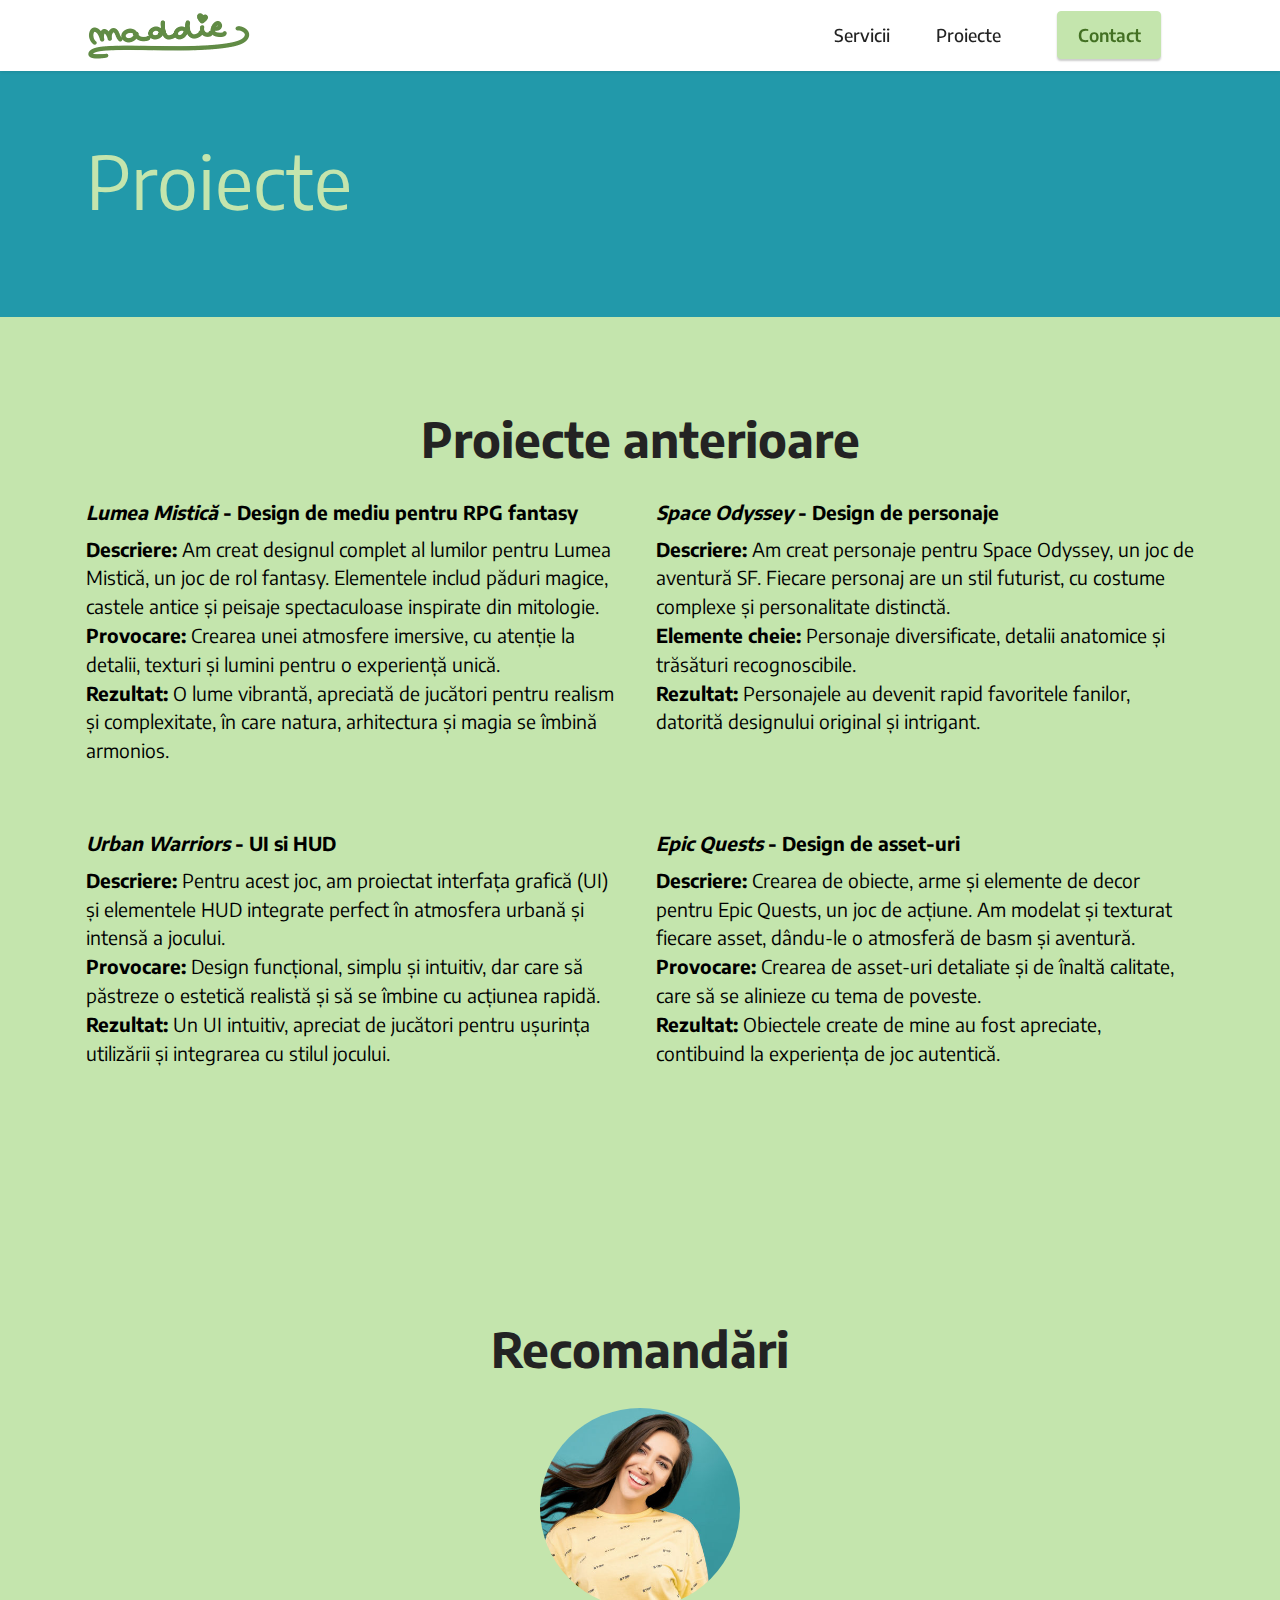
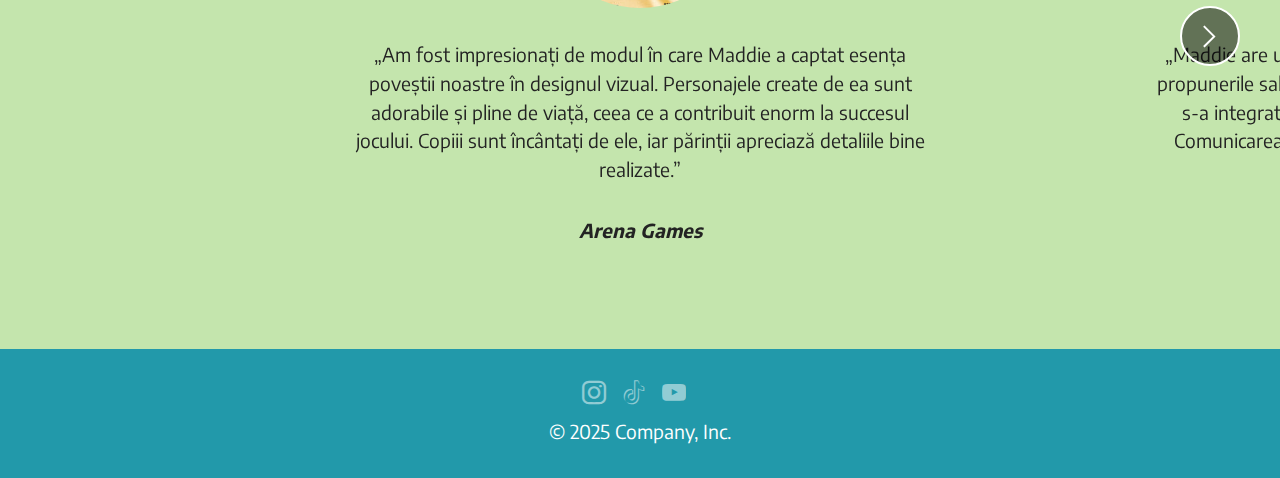
<file: page2.html>
<!DOCTYPE html>
<html lang="ro">

<head>
    <meta charset="UTF-8">
    <meta http-equiv="X-UA-Compatible" content="IE=edge">
    <meta name="generator" content="Mobirise v5.9.18, mobirise.com">
    <meta name="viewport" content="width=device-width, initial-scale=1, minimum-scale=1">
    <link rel="shortcut icon" href="assets/images/logo3-128x37.png" type="image/x-icon">
    <title>Proiecte</title>
    <link rel="stylesheet" href="assets/web/assets/mobirise-icons2/mobirise2.css">
    <link rel="stylesheet" href="assets/bootstrap/css/bootstrap.min.css">
    <link rel="stylesheet" href="assets/bootstrap/css/bootstrap-grid.min.css">
    <link rel="stylesheet" href="assets/bootstrap/css/bootstrap-reboot.min.css">
    <link rel="stylesheet" href="assets/dropdown/css/style.css">
    <link rel="stylesheet" href="assets/socicon/css/styles.css">
    <link rel="stylesheet" href="assets/theme/css/style.css">
    <link rel="preload"
        href="https://fonts.googleapis.com/css?family=Lexend:100,200,300,400,500,600,700,800,900&display=swap"
        as="style" onload="this.onload=null;this.rel='stylesheet'">
    <link rel="preconnect" href="https://fonts.googleapis.com">
    <link rel="preconnect" href="https://fonts.gstatic.com" crossorigin>
    <link href="https://fonts.googleapis.com/css2?family=Encode+Sans:wght@100..900&display=swap" rel="stylesheet">
    <noscript>
        <link rel="stylesheet"
            href="https://fonts.googleapis.com/css?family=Lexend:100,200,300,400,500,600,700,800,900&display=swap">
    </noscript>
    <link rel="preload" as="style" href="assets/mobirise/css/mbr-additional.css?v=zgGIvm">
    <link rel="stylesheet" href="assets/mobirise/css/mbr-additional.css?v=zgGIvm" type="text/css">
    <style>
        body{
            font-family: Encode Sans;
        }
    </style>
</head>

<body>

    <header data-bs-version="5.1" class="menu menu2 cid-uzFME0gGpx" id="menu2-c">

        <nav class="navbar navbar-dropdown navbar-fixed-top navbar-expand-lg">
            <div class="container">
                <div class="navbar-brand">
                    <span class="navbar-logo">
                        <a href="index.html">
                            <img src="assets/images/logo3-329x96.png" alt="logo site, maddie scris de mână de culoare verde"
                                style="height: 3rem;">
                        </a>
                    </span>

                </div>
                <button class="navbar-toggler" type="button" data-toggle="collapse" data-bs-toggle="collapse"
                    data-target="#navbarSupportedContent" data-bs-target="#navbarSupportedContent"
                    aria-controls="navbarNavAltMarkup" aria-expanded="false" aria-label="Toggle navigation">
                    <span class="hamburger">
                        <span></span>
                        <span></span>
                        <span></span>
                        <span></span>
                    </span>
                </button>
                <div class="collapse navbar-collapse" id="navbarSupportedContent">
                    <ul class="navbar-nav nav-dropdown" data-app-modern-menu="true">
                        <li class="nav-item"><a class="nav-link link text-black text-primary display-4"
                                href="page1.html">Servicii</a></li>
                        <li class="nav-item"><a class="nav-link link text-black text-primary display-4"
                                href="page2.html">Proiecte</a></li>
                    </ul>

                    <div class="navbar-buttons mbr-section-btn"><a class="btn btn-secondary display-4"
                            href="page3.html">
                            Contact</a></div>
                </div>
            </div>
        </nav>
    </header>

    <section data-bs-version="5.1" class="header2 cid-uzFT5pY6A0" id="header2-t">
        <div class="container">
            <div class="row">
                <div class="col-12 col-lg-7">
                    <h1 class="mbr-section-title mbr-fonts-style mb-3 display-1">Proiecte</h1>
                </div>
            </div>
        </div>
    </section>

    <section data-bs-version="5.1" class="features18 cid-uzFXJPZvKU" id="features18-z">
        <div class="container">
            <div class="mbr-section-head">
                <div class="col-12">
                    <h2 class="mbr-section-title mbr-fonts-style align-center mb-0 display-2"><strong>Proiecte
                            anterioare</strong></h2>

                </div>
            </div>
            <div class="row mt-4">
                <div class="item features-without-image mb-3 col-12 col-md-6">
                    <div class="item-wrapper mb-4">
                        <div class="card-box align-left">
                            <p class="card-title mbr-fonts-style align-left display-7"><strong><em>Lumea Mistică</em> -
                                    Design de mediu pentru RPG fantasy</strong></p>
                            <p class="mbr-text mbr-fonts-style mb-3 display-7"><strong>Descriere:</strong> Am creat
                                designul complet al lumilor pentru Lumea Mistică, un joc de rol fantasy. Elementele
                                includ păduri magice, castele antice și peisaje spectaculoase inspirate din
                                mitologie.<br><strong>Provocare: </strong>Crearea unei atmosfere imersive, cu atenție la
                                detalii, texturi și lumini pentru o experiență unică.<br><strong>Rezultat:</strong> O
                                lume vibrantă, apreciată de jucători pentru realism și complexitate, în care natura,
                                arhitectura și magia se îmbină armonios.</p>
                            <div class="link-wrap">

                            </div>
                        </div>
                    </div>
                </div>
                <div class="item features-without-image mb-3 col-12 col-md-6">
                    <div class="item-wrapper mb-4">
                        <div class="card-box align-left">
                            <p class="card-title mbr-fonts-style align-left display-7"><strong><em>Space Odyssey </em>-
                                    Design de personaje</strong></p>
                            <p class="mbr-text mbr-fonts-style mb-3 display-7"><strong>Descriere:</strong> Am creat
                                personaje pentru Space Odyssey, un joc de aventură SF. Fiecare personaj are un stil
                                futurist, cu costume complexe și personalitate distinctă.<br><strong>Elemente
                                    cheie:</strong> Personaje diversificate, detalii anatomice și trăsături
                                recognoscibile.<br><strong>Rezultat:</strong> Personajele au devenit rapid favoritele
                                fanilor, datorită designului original și intrigant.</p>
                            <div class="link-wrap">

                            </div>
                        </div>
                    </div>
                </div>
                <div class="item features-without-image mb-3 col-12 col-md-6">
                    <div class="item-wrapper mb-4">
                        <div class="card-box align-left">
                            <p class="card-title mbr-fonts-style align-left display-7"><strong><em>Urban Warriors</em> -
                                    UI si HUD</strong></p>
                            <p class="mbr-text mbr-fonts-style mb-3 display-7"><strong>Descriere:</strong> Pentru acest
                                joc, am proiectat interfața grafică (UI) și elementele HUD integrate perfect în
                                atmosfera urbană și intensă a jocului.<br><strong>Provocare: </strong>Design funcțional,
                                simplu și intuitiv, dar care să păstreze o estetică realistă și să se îmbine cu acțiunea
                                rapidă.<br><strong>Rezultat:</strong> Un UI intuitiv, apreciat de jucători pentru
                                ușurința utilizării și integrarea cu stilul jocului.</p>
                            <div class="link-wrap">

                            </div>
                        </div>
                    </div>
                </div>
                <div class="item features-without-image mb-3 col-12 col-md-6">
                    <div class="item-wrapper mb-4">
                        <div class="card-box align-left">
                            <p class="card-title mbr-fonts-style align-left display-7"><strong><em>Epic Quests</em> -
                                    Design de asset-uri</strong></p>
                            <p class="mbr-text mbr-fonts-style mb-3 display-7"><strong>Descriere:</strong> Crearea de
                                obiecte, arme și elemente de decor pentru Epic Quests, un joc de acțiune. Am modelat și
                                texturat fiecare asset, dându-le o atmosferă de basm și aventură.<br><strong>Provocare:
                                </strong>Crearea de asset-uri detaliate și de înaltă calitate, care să se alinieze cu
                                tema de poveste.<br><strong>Rezultat:</strong> Obiectele create de mine au fost
                                apreciate, contibuind la experiența de joc autentică.</p>
                            <div class="link-wrap">

                            </div>
                        </div>
                    </div>
                </div>
            </div>
        </div>
    </section>

    <section data-bs-version="5.1" class="people5 mbr-embla cid-uzFTMKYjK6" id="people5-v">
        <div class="position-relative text-center">
            <h2 class="mb-4 mbr-fonts-style display-2"><strong>Recomandări</strong></h2>

            <div class="embla" data-skip-snaps="true" data-align="center" data-auto-play-interval="5"
                data-draggable="true">
                <div class="embla__viewport container-fluid">
                    <div class="embla__container">


                        <div class="embla__slide slider-image item active"
                            style="margin-left: 7rem; margin-right: 7rem;">
                            <div class="user">
                                <div class="user_image">
                                    <div class="item-wrapper position-relative">
                                        <img src="assets/images/w-9-600x379.jpg" alt="imagine cu o fată cu părul brunet care zâmbește"
                                            data-slide-to="0" data-bs-slide-to="0">
                                    </div>
                                </div>
                                <div class="user_text mb-4">
                                    <p class="mbr-fonts-style display-7">„Am fost impresionați de modul în care Maddie a
                                        captat esența poveștii noastre în designul vizual. Personajele create de ea sunt
                                        adorabile și pline de viață, ceea ce a contribuit enorm la succesul jocului.
                                        Copiii sunt încântați de ele, iar părinții apreciază detaliile bine realizate.”
                                    </p>
                                </div>
                                <div class="user_name mbr-fonts-style mb-2 display-7"><strong><em>Arena
                                            Games</em></strong></div>

                            </div>
                        </div>
                        <div class="embla__slide slider-image item" style="margin-left: 7rem; margin-right: 7rem;">
                            <div class="user">
                                <div class="user_image">
                                    <div class="item-wrapper position-relative">
                                        <img src="assets/images/m-18-600x400.jpg" alt="imagine cu un bărbat cu barbă"
                                            data-slide-to="1" data-bs-slide-to="1">

                                    </div>
                                </div>
                                <div class="user_text mb-4">
                                    <p class="mbr-fonts-style display-7">„Maddie are un talent excepțional pentru
                                        concept art. Schițele și propunerile sale vizuale au fost creative și bine
                                        gândite, iar stilul ei s-a integrat perfect în estetica generală a proiectului
                                        nostru. Comunicarea a fost mereu clară și eficientă, iar livrările au fost
                                        punctuale. Recomandăm cu căldură!”</p>
                                </div>
                                <div class="user_name mbr-fonts-style mb-2 display-7"><strong>Studio <em>Fantasy
                                            Forge</em></strong></div>

                            </div>
                        </div>
                        <div class="embla__slide slider-image item" style="margin-left: 7rem; margin-right: 7rem;">
                            <div class="user">
                                <div class="user_image">
                                    <div class="item-wrapper position-relative">
                                        <img src="assets/images/w-18-600x529.jpg" alt="imagine cu o fată cu bărul brunet prins în coadă, pe un fundal galben"
                                            data-slide-to="2" data-bs-slide-to="2">
                                    </div>
                                </div>
                                <div class="user_text mb-4">
                                    <p class="mbr-fonts-style display-7">„Maddie a livrat un design UI/UX impecabil
                                        pentru aplicația noastră. Interfețele sunt intuitive, atractive și perfect
                                        adaptate publicului țintă. Profesionalismul și atenția la detalii au fost de
                                        neegalat. Ne-a ajutat să optimizăm interacțiunea utilizatorilor și să ridicăm
                                        produsul la un alt nivel.”</p>
                                </div>
                                <div class="user_name mbr-fonts-style mb-2 display-7"><strong>Echipa <em>Galactic
                                            Studios</em></strong></div>

                            </div>
                        </div>
                        <div class="embla__slide slider-image item" style="margin-left: 7rem; margin-right: 7rem;">
                            <div class="user">
                                <div class="user_image">
                                    <div class="item-wrapper position-relative">
                                        <img src="assets/images/m-42-600x900.jpg" alt="imagine cu un bărbat cu barbă și ochelari de soare"
                                            data-slide-to="3" data-bs-slide-to="3">
                                    </div>
                                </div>
                                <div class="user_text mb-4">
                                    <p class="mbr-fonts-style display-7">„Colaborarea cu Maddie a fost o experiență
                                        fantastică! Designul personajelor și al mediilor pe care le-a creat pentru jocul
                                        nostru au depășit toate așteptările. Stilul ei artistic unic și capacitatea de a
                                        înțelege viziunea noastră au adus universul jocului la viață. Vom apela cu
                                        siguranță din nou la ea pentru viitoarele noastre proiecte!”</p>
                                </div>
                                <div class="user_name mbr-fonts-style mb-2 display-7"><strong><em>Moonlight Games
                                            Studio</em></strong></div>

                            </div>
                        </div>
                    </div>
                </div>
                <button class="embla__button embla__button--prev">
                    <span class="mobi-mbri mobi-mbri-arrow-prev mbr-iconfont" aria-hidden="true"></span>
                    <span class="sr-only visually-hidden visually-hidden">Previous</span>
                </button>
                <button class="embla__button embla__button--next">
                    <span class="mobi-mbri mobi-mbri-arrow-next mbr-iconfont" aria-hidden="true"></span>
                    <span class="sr-only visually-hidden visually-hidden">Next</span>
                </button>
            </div>
        </div>
    </section>

    <footer data-bs-version="5.1" class="footer3 cid-uzFME1RnMY" id="footer3-h">
        <div class="container">
            <div class="media-container-row align-center mbr-white">
                <div class="row social-row">
                    <div class="social-list align-right pb-2">
                        <div class="soc-item">
                            <a href="https://www.instagram.com/" target="_blank">
                                <span class="mbr-iconfont mbr-iconfont-social socicon-instagram socicon"></span>
                            </a>
                        </div>
                        <div class="soc-item">
                            <a href="https://www.tiktok.com/en/" target="_blank">
                                <span class="mbr-iconfont mbr-iconfont-social socicon-tiktok socicon"></span>
                            </a>
                        </div>
                        <div class="soc-item">
                            <a href="https://www.youtube.com/watch?v=dQw4w9WgXcQ" target="_blank">
                                <span class="mbr-iconfont mbr-iconfont-social socicon-youtube socicon"></span>
                            </a>
                        </div>
                    </div>
                </div>
                <div class="row row-copirayt">
                    <p class="mbr-text mb-0 mbr-fonts-style mbr-white align-center display-7">
                        © 2025 Company, Inc.</p>
                </div>
            </div>
        </div>
    </footer>
    <script src="assets/bootstrap/js/bootstrap.bundle.min.js"></script>
    <script src="assets/smoothscroll/smooth-scroll.js"></script>
    <script src="assets/ytplayer/index.js"></script>
    <script src="assets/dropdown/js/navbar-dropdown.js"></script>
    <script src="assets/embla/embla.min.js"></script>
    <script src="assets/embla/script.js"></script>
    <script src="assets/theme/js/script.js"></script>


</body>

</html>
</file>
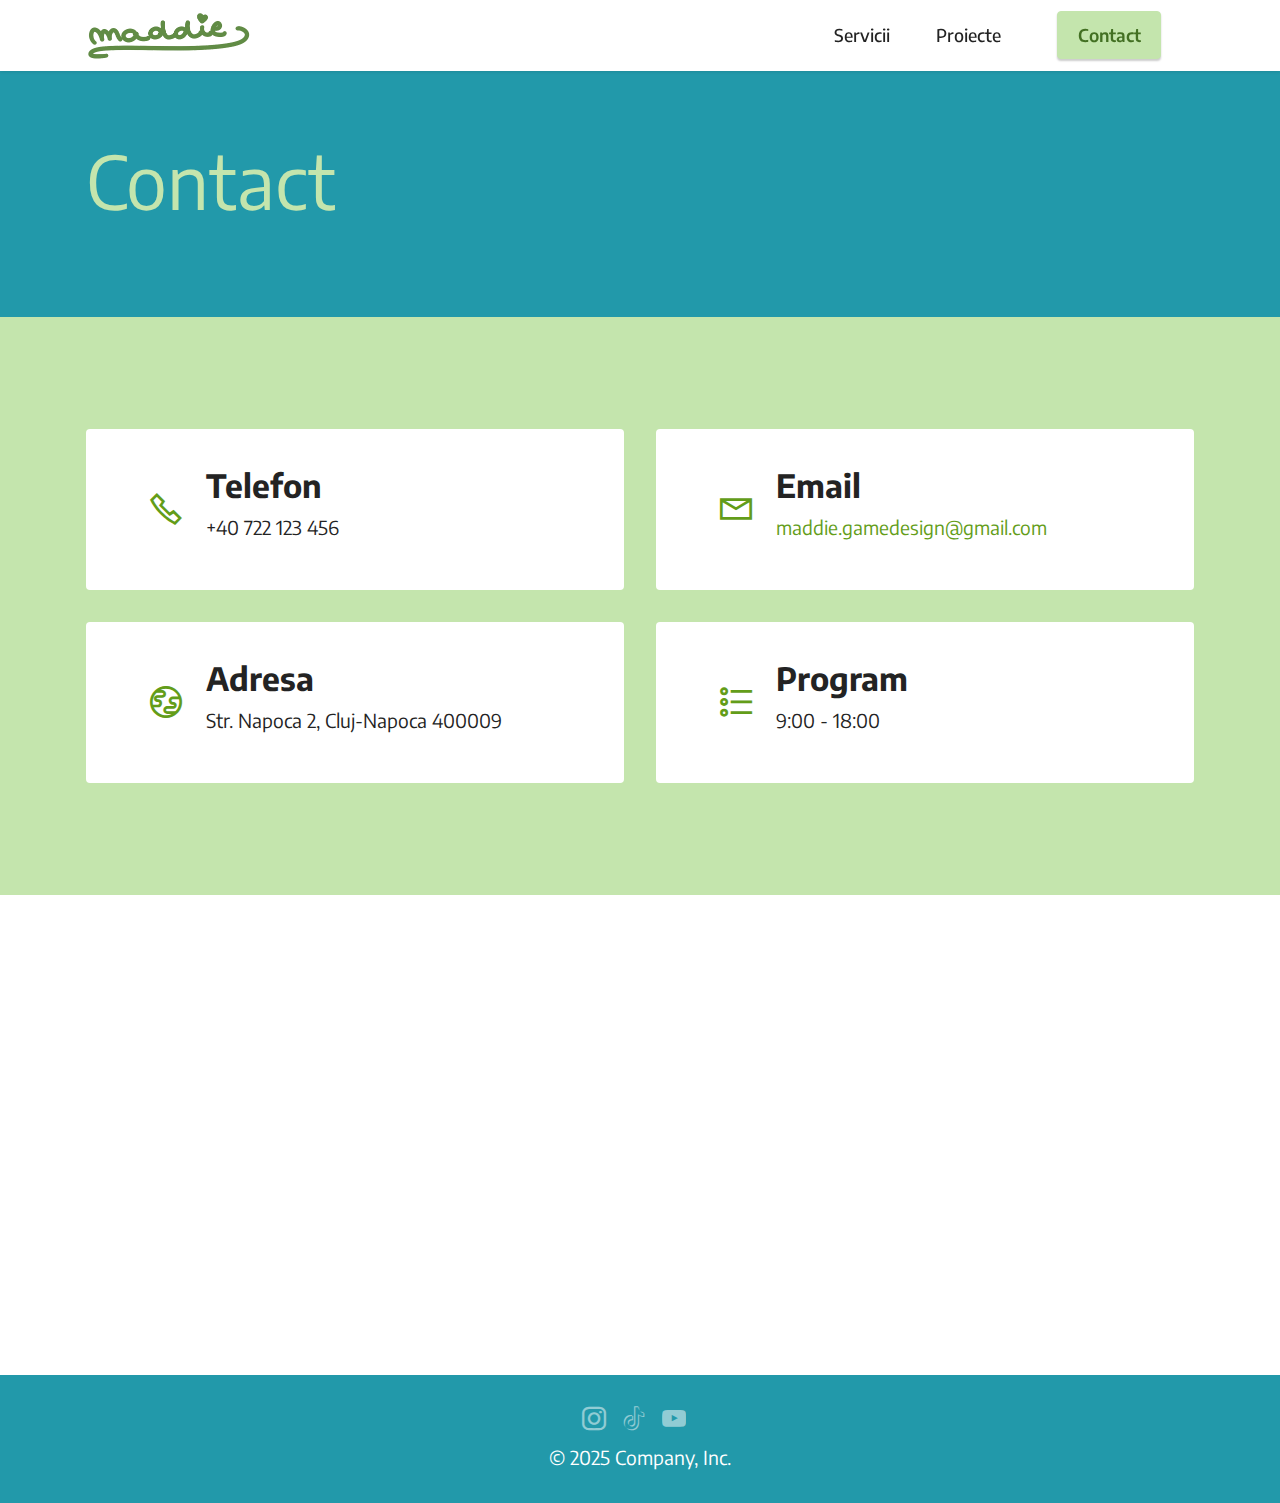
<file: page3.html>
<!DOCTYPE html>
<html lang="ro">

<head>
    <meta charset="UTF-8">
    <meta http-equiv="X-UA-Compatible" content="IE=edge">
    <meta name="generator" content="Mobirise v5.9.18, mobirise.com">
    <meta name="viewport" content="width=device-width, initial-scale=1, minimum-scale=1">
    <link rel="shortcut icon" href="assets/images/logo3-128x37.png" type="image/x-icon">
    <title>Contact</title>
    <link rel="stylesheet" href="assets/web/assets/mobirise-icons2/mobirise2.css">
    <link rel="stylesheet" href="assets/bootstrap/css/bootstrap.min.css">
    <link rel="stylesheet" href="assets/bootstrap/css/bootstrap-grid.min.css">
    <link rel="stylesheet" href="assets/bootstrap/css/bootstrap-reboot.min.css">
    <link rel="stylesheet" href="assets/dropdown/css/style.css">
    <link rel="stylesheet" href="assets/socicon/css/styles.css">
    <link rel="stylesheet" href="assets/theme/css/style.css">
    <link rel="preload"
        href="https://fonts.googleapis.com/css?family=Lexend:100,200,300,400,500,600,700,800,900&display=swap"
        as="style" onload="this.onload=null;this.rel='stylesheet'">
    <link rel="preconnect" href="https://fonts.googleapis.com">
    <link rel="preconnect" href="https://fonts.gstatic.com" crossorigin>
    <link href="https://fonts.googleapis.com/css2?family=Encode+Sans:wght@100..900&display=swap" rel="stylesheet">
    <noscript>
        <link rel="stylesheet"
            href="https://fonts.googleapis.com/css?family=Lexend:100,200,300,400,500,600,700,800,900&display=swap">
    </noscript>
    <link rel="preload" as="style" href="assets/mobirise/css/mbr-additional.css?v=LWsKwF">
    <link rel="stylesheet" href="assets/mobirise/css/mbr-additional.css?v=LWsKwF" type="text/css">
    <style>
        body{
            font-family: Encode Sans;
        }
    </style>
</head>

<body>

    <header data-bs-version="5.1" class="menu menu2 cid-uzFMFpS2O2" id="menu2-i">

        <nav class="navbar navbar-dropdown navbar-fixed-top navbar-expand-lg">
            <div class="container">
                <div class="navbar-brand">
                    <span class="navbar-logo">
                        <a href="index.html">
                            <img src="assets/images/logo3-329x96.png" alt="logo site, maddie scris de mână de culoare verde"
                                style="height: 3rem;">
                        </a>
                    </span>

                </div>
                <button class="navbar-toggler" type="button" data-toggle="collapse" data-bs-toggle="collapse"
                    data-target="#navbarSupportedContent" data-bs-target="#navbarSupportedContent"
                    aria-controls="navbarNavAltMarkup" aria-expanded="false" aria-label="Toggle navigation">
                    <span class="hamburger">
                        <span></span>
                        <span></span>
                        <span></span>
                        <span></span>
                    </span>
                </button>
                <div class="collapse navbar-collapse" id="navbarSupportedContent">
                    <ul class="navbar-nav nav-dropdown" data-app-modern-menu="true">
                        <li class="nav-item"><a class="nav-link link text-black text-primary display-4"
                                href="page1.html">Servicii</a></li>
                        <li class="nav-item"><a class="nav-link link text-black text-primary display-4"
                                href="page2.html">Proiecte</a></li>
                    </ul>

                    <div class="navbar-buttons mbr-section-btn"><a class="btn btn-secondary display-4"
                            href="page3.html">
                            Contact</a></div>
                </div>
            </div>
        </nav>
    </header>

    <section data-bs-version="5.1" class="header2 cid-uzFZ3dRxNL" id="header2-13">
        <div class="container">
            <div class="row">
                <div class="col-12 col-lg-7">
                    <h1 class="mbr-section-title mbr-fonts-style mb-3 display-1">Contact</h1>
                </div>
            </div>
        </div>
    </section>
    <div data-bs-version="5.1" class="contacts2 cid-uzFYYFwaUs" id="contacts2-11">
        <div class="container">
            <div class="row justify-content-center mt-4">
                <div class="card col-12 col-md-6">
                    <div class="card-wrapper">
                        <div class="image-wrapper">
                            <span class="mbr-iconfont mobi-mbri-phone mobi-mbri"></span>
                        </div>
                        <div class="text-wrapper">
                            <p class="card-title mbr-fonts-style mb-1 display-5"><strong>Telefon</strong></p>
                            <p class="mbr-text mbr-fonts-style display-7">+40 722 123 456</p>
                        </div>
                    </div>
                </div>
                <div class="card col-12 col-md-6">
                    <div class="card-wrapper">
                        <div class="image-wrapper">
                            <span class="mbr-iconfont mobi-mbri-letter mobi-mbri"></span>
                        </div>
                        <div class="text-wrapper">
                            <p class="card-title mbr-fonts-style mb-1 display-5">
                                <strong>Email</strong>
                            </p>
                            <p class="mbr-text mbr-fonts-style display-7"><a href="mailto:maddie.gamedesign@gmail.com"
                                    class="text-primary">maddie.gamedesign@gmail.com</a></p>
                        </div>
                    </div>
                </div>
                <div class="card col-12 col-md-6">
                    <div class="card-wrapper">
                        <div class="image-wrapper">
                            <span class="mbr-iconfont mobi-mbri-globe mobi-mbri"></span>
                        </div>
                        <div class="text-wrapper">
                            <p class="card-title mbr-fonts-style mb-1 display-5">
                                <strong>Adresa</strong>
                            </p>
                            <p class="mbr-text mbr-fonts-style display-7">Str. Napoca 2, Cluj-Napoca 400009</p>
                        </div>
                    </div>
                </div>
                <div class="card col-12 col-md-6">
                    <div class="card-wrapper">
                        <div class="image-wrapper">
                            <span class="mbr-iconfont mobi-mbri-bulleted-list mobi-mbri"></span>
                        </div>
                        <div class="text-wrapper">
                            <p class="card-title mbr-fonts-style mb-1 display-5"><strong>Program</strong></p>
                            <p class="mbr-text mbr-fonts-style display-7">
                                9:00 - 18:00
                            </p>
                        </div>
                    </div>
                </div>
            </div>
        </div>
    </div>

    <div data-bs-version="5.1" class="map2 cid-uzFYZj2JS2" id="map2-12">
        <div>
            <div class="google-map"><iframe style="border:0"
                    src="https://www.google.com/maps/embed?pb=!1m18!1m12!1m3!1d2732.817328864883!2d23.587799801925936!3d46.76849700162985!2m3!1f0!2f0!3f0!3m2!1i1024!2i768!4f13.1!3m3!1m2!1s0x47490e9d535c71e9%3A0x139921f66223457c!2sStr.%20Napoca%202%2C%20Cluj-Napoca%20400009!5e0!3m2!1sen!2sro!4v1732624572542!5m2!1sen!2sro"
                    allowfullscreen=""></iframe></div>
        </div>
    </div>
    <footer data-bs-version="5.1" class="footer3 cid-uzFMFrz0uO" id="footer3-n">
        <div class="container">
            <div class="media-container-row align-center mbr-white">
                <div class="row social-row">
                    <div class="social-list align-right pb-2">
                        <div class="soc-item">
                            <a href="https://www.instagram.com/" target="_blank">
                                <span class="mbr-iconfont mbr-iconfont-social socicon-instagram socicon"></span>
                            </a>
                        </div>
                        <div class="soc-item">
                            <a href="https://www.tiktok.com/en/" target="_blank">
                                <span class="mbr-iconfont mbr-iconfont-social socicon-tiktok socicon"></span>
                            </a>
                        </div>
                        <div class="soc-item">
                            <a href="https://www.youtube.com/watch?v=dQw4w9WgXcQ" target="_blank">
                                <span class="mbr-iconfont mbr-iconfont-social socicon-youtube socicon"></span>
                            </a>
                        </div>
                    </div>
                </div>
                <div class="row row-copirayt">
                    <p class="mbr-text mb-0 mbr-fonts-style mbr-white align-center display-7">
                        © 2025 Company, Inc.</p>
                </div>
            </div>
        </div>
    </footer>
    <script src="assets/bootstrap/js/bootstrap.bundle.min.js"></script>
    <script src="assets/smoothscroll/smooth-scroll.js"></script>
    <script src="assets/ytplayer/index.js"></script>
    <script src="assets/dropdown/js/navbar-dropdown.js"></script>
    <script src="assets/theme/js/script.js"></script>


</body>

</html>
</file>
<file: assets/web/assets/mobirise-icons2/mobirise2.css>
@font-face {
  font-family: 'Moririse2';
  font-display: swap;
  src:  url('mobirise2.eot?f2bix4');
  src:  url('mobirise2.eot?f2bix4#iefix') format('embedded-opentype'),
    url('mobirise2.ttf?f2bix4') format('truetype'),
    url('mobirise2.woff?f2bix4') format('woff'),
    url('mobirise2.svg?f2bix4#mobirise2') format('svg');
  font-weight: normal;
  font-style: normal;
}

[class^="mobi-"], [class*=" mobi-"] {
  /* use !important to prevent issues with browser extensions that change fonts */
  font-family: 'Moririse2' !important;
  speak: none;
  font-style: normal;
  font-weight: normal;
  font-variant: normal;
  text-transform: none;
  line-height: 1;

  /* Better Font Rendering =========== */
  -webkit-font-smoothing: antialiased;
  -moz-osx-font-smoothing: grayscale;
}

.mobi-mbri-add-submenu:before {
  content: "\e900";
}
.mobi-mbri-alert:before {
  content: "\e901";
}
.mobi-mbri-align-center:before {
  content: "\e902";
}
.mobi-mbri-align-justify:before {
  content: "\e903";
}
.mobi-mbri-align-left:before {
  content: "\e904";
}
.mobi-mbri-align-right:before {
  content: "\e905";
}
.mobi-mbri-android:before {
  content: "\e906";
}
.mobi-mbri-apple:before {
  content: "\e907";
}
.mobi-mbri-arrow-down:before {
  content: "\e908";
}
.mobi-mbri-arrow-next:before {
  content: "\e909";
}
.mobi-mbri-arrow-prev:before {
  content: "\e90a";
}
.mobi-mbri-arrow-up:before {
  content: "\e90b";
}
.mobi-mbri-bold:before {
  content: "\e90c";
}
.mobi-mbri-bookmark:before {
  content: "\e90d";
}
.mobi-mbri-bootstrap:before {
  content: "\e90e";
}
.mobi-mbri-briefcase:before {
  content: "\e90f";
}
.mobi-mbri-browse:before {
  content: "\e910";
}
.mobi-mbri-bulleted-list:before {
  content: "\e911";
}
.mobi-mbri-calendar:before {
  content: "\e912";
}
.mobi-mbri-camera:before {
  content: "\e913";
}
.mobi-mbri-cart-add:before {
  content: "\e914";
}
.mobi-mbri-cart-full:before {
  content: "\e915";
}
.mobi-mbri-cash:before {
  content: "\e916";
}
.mobi-mbri-change-style:before {
  content: "\e917";
}
.mobi-mbri-chat:before {
  content: "\e918";
}
.mobi-mbri-clock:before {
  content: "\e919";
}
.mobi-mbri-close:before {
  content: "\e91a";
}
.mobi-mbri-cloud:before {
  content: "\e91b";
}
.mobi-mbri-code:before {
  content: "\e91c";
}
.mobi-mbri-contact-form:before {
  content: "\e91d";
}
.mobi-mbri-credit-card:before {
  content: "\e91e";
}
.mobi-mbri-cursor-click:before {
  content: "\e91f";
}
.mobi-mbri-cust-feedback:before {
  content: "\e920";
}
.mobi-mbri-database:before {
  content: "\e921";
}
.mobi-mbri-delivery:before {
  content: "\e922";
}
.mobi-mbri-desktop:before {
  content: "\e923";
}
.mobi-mbri-devices:before {
  content: "\e924";
}
.mobi-mbri-down:before {
  content: "\e925";
}
.mobi-mbri-download-2:before {
  content: "\e926";
}
.mobi-mbri-download:before {
  content: "\e927";
}
.mobi-mbri-drag-n-drop-2:before {
  content: "\e928";
}
.mobi-mbri-drag-n-drop:before {
  content: "\e929";
}
.mobi-mbri-edit-2:before {
  content: "\e92a";
}
.mobi-mbri-edit:before {
  content: "\e92b";
}
.mobi-mbri-error:before {
  content: "\e92c";
}
.mobi-mbri-extension:before {
  content: "\e92d";
}
.mobi-mbri-features:before {
  content: "\e92e";
}
.mobi-mbri-file:before {
  content: "\e92f";
}
.mobi-mbri-flag:before {
  content: "\e930";
}
.mobi-mbri-folder:before {
  content: "\e931";
}
.mobi-mbri-gift:before {
  content: "\e932";
}
.mobi-mbri-github:before {
  content: "\e933";
}
.mobi-mbri-globe-2:before {
  content: "\e934";
}
.mobi-mbri-globe:before {
  content: "\e935";
}
.mobi-mbri-growing-chart:before {
  content: "\e936";
}
.mobi-mbri-hearth:before {
  content: "\e937";
}
.mobi-mbri-help:before {
  content: "\e938";
}
.mobi-mbri-home:before {
  content: "\e939";
}
.mobi-mbri-hot-cup:before {
  content: "\e93a";
}
.mobi-mbri-idea:before {
  content: "\e93b";
}
.mobi-mbri-image-gallery:before {
  content: "\e93c";
}
.mobi-mbri-image-slider:before {
  content: "\e93d";
}
.mobi-mbri-info:before {
  content: "\e93e";
}
.mobi-mbri-italic:before {
  content: "\e93f";
}
.mobi-mbri-key:before {
  content: "\e940";
}
.mobi-mbri-laptop:before {
  content: "\e941";
}
.mobi-mbri-layers:before {
  content: "\e942";
}
.mobi-mbri-left-right:before {
  content: "\e943";
}
.mobi-mbri-left:before {
  content: "\e944";
}
.mobi-mbri-letter:before {
  content: "\e945";
}
.mobi-mbri-like:before {
  content: "\e946";
}
.mobi-mbri-link:before {
  content: "\e947";
}
.mobi-mbri-lock:before {
  content: "\e948";
}
.mobi-mbri-login:before {
  content: "\e949";
}
.mobi-mbri-logout:before {
  content: "\e94a";
}
.mobi-mbri-magic-stick:before {
  content: "\e94b";
}
.mobi-mbri-map-pin:before {
  content: "\e94c";
}
.mobi-mbri-menu:before {
  content: "\e94d";
}
.mobi-mbri-mobile-2:before {
  content: "\e94e";
}
.mobi-mbri-mobile-horizontal:before {
  content: "\e94f";
}
.mobi-mbri-mobile:before {
  content: "\e950";
}
.mobi-mbri-mobirise:before {
  content: "\e951";
}
.mobi-mbri-more-horizontal:before {
  content: "\e952";
}
.mobi-mbri-more-vertical:before {
  content: "\e953";
}
.mobi-mbri-music:before {
  content: "\e954";
}
.mobi-mbri-new-file:before {
  content: "\e955";
}
.mobi-mbri-numbered-list:before {
  content: "\e956";
}
.mobi-mbri-opened-folder:before {
  content: "\e957";
}
.mobi-mbri-pages:before {
  content: "\e958";
}
.mobi-mbri-paper-plane:before {
  content: "\e959";
}
.mobi-mbri-paperclip:before {
  content: "\e95a";
}
.mobi-mbri-phone:before {
  content: "\e95b";
}
.mobi-mbri-photo:before {
  content: "\e95c";
}
.mobi-mbri-photos:before {
  content: "\e95d";
}
.mobi-mbri-pin:before {
  content: "\e95e";
}
.mobi-mbri-play:before {
  content: "\e95f";
}
.mobi-mbri-plus:before {
  content: "\e960";
}
.mobi-mbri-preview:before {
  content: "\e961";
}
.mobi-mbri-print:before {
  content: "\e962";
}
.mobi-mbri-protect:before {
  content: "\e963";
}
.mobi-mbri-question:before {
  content: "\e964";
}
.mobi-mbri-quote-left:before {
  content: "\e965";
}
.mobi-mbri-quote-right:before {
  content: "\e966";
}
.mobi-mbri-redo:before {
  content: "\e967";
}
.mobi-mbri-refresh:before {
  content: "\e968";
}
.mobi-mbri-responsive-2:before {
  content: "\e969";
}
.mobi-mbri-responsive:before {
  content: "\e96a";
}
.mobi-mbri-right:before {
  content: "\e96b";
}
.mobi-mbri-rocket:before {
  content: "\e96c";
}
.mobi-mbri-sad-face:before {
  content: "\e96d";
}
.mobi-mbri-sale:before {
  content: "\e96e";
}
.mobi-mbri-save:before {
  content: "\e96f";
}
.mobi-mbri-search:before {
  content: "\e970";
}
.mobi-mbri-setting-2:before {
  content: "\e971";
}
.mobi-mbri-setting-3:before {
  content: "\e972";
}
.mobi-mbri-setting:before {
  content: "\e973";
}
.mobi-mbri-share:before {
  content: "\e974";
}
.mobi-mbri-shopping-bag:before {
  content: "\e975";
}
.mobi-mbri-shopping-basket:before {
  content: "\e976";
}
.mobi-mbri-shopping-cart:before {
  content: "\e977";
}
.mobi-mbri-sites:before {
  content: "\e978";
}
.mobi-mbri-smile-face:before {
  content: "\e979";
}
.mobi-mbri-speed:before {
  content: "\e97a";
}
.mobi-mbri-star:before {
  content: "\e97b";
}
.mobi-mbri-success:before {
  content: "\e97c";
}
.mobi-mbri-sun:before {
  content: "\e97d";
}
.mobi-mbri-sun2:before {
  content: "\e97e";
}
.mobi-mbri-tablet-vertical:before {
  content: "\e97f";
}
.mobi-mbri-tablet:before {
  content: "\e980";
}
.mobi-mbri-target:before {
  content: "\e981";
}
.mobi-mbri-timer:before {
  content: "\e982";
}
.mobi-mbri-to-ftp:before {
  content: "\e983";
}
.mobi-mbri-to-local-drive:before {
  content: "\e984";
}
.mobi-mbri-touch-swipe:before {
  content: "\e985";
}
.mobi-mbri-touch:before {
  content: "\e986";
}
.mobi-mbri-trash:before {
  content: "\e987";
}
.mobi-mbri-underline:before {
  content: "\e988";
}
.mobi-mbri-undo:before {
  content: "\e989";
}
.mobi-mbri-unlink:before {
  content: "\e98a";
}
.mobi-mbri-unlock:before {
  content: "\e98b";
}
.mobi-mbri-up-down:before {
  content: "\e98c";
}
.mobi-mbri-up:before {
  content: "\e98d";
}
.mobi-mbri-update:before {
  content: "\e98e";
}
.mobi-mbri-upload-2:before {
  content: "\e98f";
}
.mobi-mbri-upload:before {
  content: "\e990";
}
.mobi-mbri-user-2:before {
  content: "\e991";
}
.mobi-mbri-user:before {
  content: "\e992";
}
.mobi-mbri-users:before {
  content: "\e993";
}
.mobi-mbri-video-play:before {
  content: "\e994";
}
.mobi-mbri-video:before {
  content: "\e995";
}
.mobi-mbri-watch:before {
  content: "\e996";
}
.mobi-mbri-website-theme-2:before {
  content: "\e997";
}
.mobi-mbri-website-theme:before {
  content: "\e998";
}
.mobi-mbri-wifi:before {
  content: "\e999";
}
.mobi-mbri-windows:before {
  content: "\e99a";
}
.mobi-mbri-zoom-in:before {
  content: "\e99b";
}
.mobi-mbri-zoom-out:before {
  content: "\e99c";
}
</file>
<file: assets/dropdown/css/style.css>
.navbar-dropdown {
  left: 0;
  padding: 0;
  position: absolute;
  right: 0;
  top: 0;
  transition: all 0.45s ease;
  z-index: 1030;
  background: #282828; }
  .navbar-dropdown .navbar-logo {
    margin-right: 0.8rem;
    transition: margin 0.3s ease-in-out;
    vertical-align: middle; }
    .navbar-dropdown .navbar-logo img {
      height: 3.125rem;
      transition: all 0.3s ease-in-out; }
    .navbar-dropdown .navbar-logo.mbr-iconfont {
      font-size: 3.125rem;
      line-height: 3.125rem; }
  .navbar-dropdown .navbar-caption {
    font-weight: 700;
    white-space: normal;
    vertical-align: -4px;
    line-height: 3.125rem !important; }
    .navbar-dropdown .navbar-caption, .navbar-dropdown .navbar-caption:hover {
      color: inherit;
      text-decoration: none; }
  .navbar-dropdown .mbr-iconfont + .navbar-caption {
    vertical-align: -1px; }
  .navbar-dropdown.navbar-fixed-top {
    position: fixed; }
  .navbar-dropdown .navbar-brand span {
    vertical-align: -4px; }
  .navbar-dropdown.bg-color.transparent {
    background: none; }
  .navbar-dropdown.navbar-short .navbar-brand {
    padding: 0.625rem 0; }
    .navbar-dropdown.navbar-short .navbar-brand span {
      vertical-align: -1px; }
  .navbar-dropdown.navbar-short .navbar-caption {
    line-height: 2.375rem !important;
    vertical-align: -2px; }
  .navbar-dropdown.navbar-short .navbar-logo {
    margin-right: 0.5rem; }
    .navbar-dropdown.navbar-short .navbar-logo img {
      height: 2.375rem; }
    .navbar-dropdown.navbar-short .navbar-logo.mbr-iconfont {
      font-size: 2.375rem;
      line-height: 2.375rem; }
  .navbar-dropdown.navbar-short .mbr-table-cell {
    height: 3.625rem; }
  .navbar-dropdown .navbar-close {
    left: 0.6875rem;
    position: fixed;
    top: 0.75rem;
    z-index: 1000; }
  .navbar-dropdown .hamburger-icon {
    content: "";
    display: inline-block;
    vertical-align: middle;
    width: 16px;
    -webkit-box-shadow: 0 -6px 0 1px #282828,0 0 0 1px #282828,0 6px 0 1px #282828;
    -moz-box-shadow: 0 -6px 0 1px #282828,0 0 0 1px #282828,0 6px 0 1px #282828;
    box-shadow: 0 -6px 0 1px #282828,0 0 0 1px #282828,0 6px 0 1px #282828; }

.dropdown-menu .dropdown-toggle[data-toggle="dropdown-submenu"]::after {
  border-bottom: 0.35em solid transparent;
  border-left: 0.35em solid;
  border-right: 0;
  border-top: 0.35em solid transparent;
  margin-left: 0.3rem; }

.dropdown-menu .dropdown-item:focus {
  outline: 0; }

.nav-dropdown {
  font-size: 0.75rem;
  font-weight: 500;
  height: auto !important; }
  .nav-dropdown .nav-btn {
    padding-left: 1rem; }
  .nav-dropdown .link {
    margin: .667em 1.667em;
    font-weight: 500;
    padding: 0;
    transition: color .2s ease-in-out; }
    .nav-dropdown .link.dropdown-toggle {
      margin-right: 2.583em; }
      .nav-dropdown .link.dropdown-toggle::after {
        margin-left: .25rem;
        border-top: 0.35em solid;
        border-right: 0.35em solid transparent;
        border-left: 0.35em solid transparent;
        border-bottom: 0; }
      .nav-dropdown .link.dropdown-toggle[aria-expanded="true"] {
        margin: 0;
        padding: 0.667em 3.263em  0.667em 1.667em; }
  .nav-dropdown .link::after,
  .nav-dropdown .dropdown-item::after {
    color: inherit; }
  .nav-dropdown .btn {
    font-size: 0.75rem;
    font-weight: 700;
    letter-spacing: 0;
    margin-bottom: 0;
    padding-left: 1.25rem;
    padding-right: 1.25rem; }
  .nav-dropdown .dropdown-menu {
    border-radius: 0;
    border: 0;
    left: 0;
    margin: 0;
    padding-bottom: 1.25rem;
    padding-top: 1.25rem;
    position: relative; }
  .nav-dropdown .dropdown-submenu {
    margin-left: 0.125rem;
    top: 0; }
  .nav-dropdown .dropdown-item {
    font-weight: 500;
    line-height: 2;
    padding: 0.3846em 4.615em 0.3846em 1.5385em;
    position: relative;
    transition: color .2s ease-in-out, background-color .2s ease-in-out; }
    .nav-dropdown .dropdown-item::after {
      margin-top: -0.3077em;
      position: absolute;
      right: 1.1538em;
      top: 50%; }
    .nav-dropdown .dropdown-item:focus, .nav-dropdown .dropdown-item:hover {
      background: none; }

@media (max-width: 767px) {
  .nav-dropdown.navbar-toggleable-sm {
    bottom: 0;
    display: none;
    left: 0;
    overflow-x: hidden;
    position: fixed;
    top: 0;
    transform: translateX(-100%);
    -ms-transform: translateX(-100%);
    -webkit-transform: translateX(-100%);
    width: 18.75rem;
    z-index: 999; } }
.nav-dropdown.navbar-toggleable-xl {
  bottom: 0;
  display: none;
  left: 0;
  overflow-x: hidden;
  position: fixed;
  top: 0;
  transform: translateX(-100%);
  -ms-transform: translateX(-100%);
  -webkit-transform: translateX(-100%);
  width: 18.75rem;
  z-index: 999; }

.nav-dropdown-sm {
  display: block !important;
  overflow-x: hidden;
  overflow: auto;
  padding-top: 3.875rem; }
  .nav-dropdown-sm::after {
    content: "";
    display: block;
    height: 3rem;
    width: 100%; }
  .nav-dropdown-sm.collapse.in ~ .navbar-close {
    display: block !important; }
  .nav-dropdown-sm.collapsing, .nav-dropdown-sm.collapse.in {
    transform: translateX(0);
    -ms-transform: translateX(0);
    -webkit-transform: translateX(0);
    transition: all 0.25s ease-out;
    -webkit-transition: all 0.25s ease-out;
    background: #282828; }
  .nav-dropdown-sm.collapsing[aria-expanded="false"] {
    transform: translateX(-100%);
    -ms-transform: translateX(-100%);
    -webkit-transform: translateX(-100%); }
  .nav-dropdown-sm .nav-item {
    display: block;
    margin-left: 0 !important;
    padding-left: 0; }
  .nav-dropdown-sm .link,
  .nav-dropdown-sm .dropdown-item {
    border-top: 1px dotted rgba(255, 255, 255, 0.1);
    font-size: 0.8125rem;
    line-height: 1.6;
    margin: 0 !important;
    padding: 0.875rem 2.4rem 0.875rem 1.5625rem !important;
    position: relative;
    white-space: normal; }
    .nav-dropdown-sm .link:focus, .nav-dropdown-sm .link:hover,
    .nav-dropdown-sm .dropdown-item:focus,
    .nav-dropdown-sm .dropdown-item:hover {
      background: rgba(0, 0, 0, 0.2) !important;
      color: #c0a375; }
  .nav-dropdown-sm .nav-btn {
    position: relative;
    padding: 1.5625rem 1.5625rem 0 1.5625rem; }
    .nav-dropdown-sm .nav-btn::before {
      border-top: 1px dotted rgba(255, 255, 255, 0.1);
      content: "";
      left: 0;
      position: absolute;
      top: 0;
      width: 100%; }
    .nav-dropdown-sm .nav-btn + .nav-btn {
      padding-top: 0.625rem; }
      .nav-dropdown-sm .nav-btn + .nav-btn::before {
        display: none; }
  .nav-dropdown-sm .btn {
    padding: 0.625rem 0; }
  .nav-dropdown-sm .dropdown-toggle[data-toggle="dropdown-submenu"]::after {
    margin-left: .25rem;
    border-top: 0.35em solid;
    border-right: 0.35em solid transparent;
    border-left: 0.35em solid transparent;
    border-bottom: 0; }
  .nav-dropdown-sm .dropdown-toggle[data-toggle="dropdown-submenu"][aria-expanded="true"]::after {
    border-top: 0;
    border-right: 0.35em solid transparent;
    border-left: 0.35em solid transparent;
    border-bottom: 0.35em solid; }
  .nav-dropdown-sm .dropdown-menu {
    margin: 0;
    padding: 0;
    position: relative;
    top: 0;
    left: 0;
    width: 100%;
    border: 0;
    float: none;
    border-radius: 0;
    background: none; }
  .nav-dropdown-sm .dropdown-submenu {
    left: 100%;
    margin-left: 0.125rem;
    margin-top: -1.25rem;
    top: 0; }

.navbar-toggleable-sm .nav-dropdown .dropdown-menu {
  position: absolute; }

.navbar-toggleable-sm .nav-dropdown .dropdown-submenu {
  left: 100%;
  margin-left: 0.125rem;
  margin-top: -1.25rem;
  top: 0; }

.navbar-toggleable-sm.opened .nav-dropdown .dropdown-menu {
  position: relative; }

.navbar-toggleable-sm.opened .nav-dropdown .dropdown-submenu {
  left: 0;
  margin-left: 00rem;
  margin-top: 0rem;
  top: 0; }

.is-builder .nav-dropdown.collapsing {
  transition: none !important; }
</file>
<file: assets/socicon/css/styles.css>
@charset "UTF-8";

@font-face {
  font-family: 'Socicon';
  src:  url('../fonts/socicon.eot');
  src:  url('../fonts/socicon.eot?#iefix') format('embedded-opentype'),
    url('../fonts/socicon.woff2') format('woff2'),
    url('../fonts/socicon.ttf') format('truetype'),
    url('../fonts/socicon.woff') format('woff'),
    url('../fonts/socicon.svg#socicon') format('svg');
  font-weight: normal;
  font-style: normal;
  font-display: swap;
}

[data-icon]:before {
  font-family: "socicon" !important;
  content: attr(data-icon);
  font-style: normal !important;
  font-weight: normal !important;
  font-variant: normal !important;
  text-transform: none !important;
  speak: none;
  line-height: 1;
  -webkit-font-smoothing: antialiased;
  -moz-osx-font-smoothing: grayscale;
}

[class^="socicon-"], [class*=" socicon-"] {
  /* use !important to prevent issues with browser extensions that change fonts */
  font-family: 'Socicon' !important;
  speak: none;
  font-style: normal;
  font-weight: normal;
  font-variant: normal;
  text-transform: none;
  line-height: 1;

  /* Better Font Rendering =========== */
  -webkit-font-smoothing: antialiased;
  -moz-osx-font-smoothing: grayscale;
}

.socicon-500px:before {
  content: "\e000";
}
.socicon-8tracks:before {
  content: "\e001";
}
.socicon-airbnb:before {
  content: "\e002";
}
.socicon-alliance:before {
  content: "\e003";
}
.socicon-amazon:before {
  content: "\e004";
}
.socicon-amplement:before {
  content: "\e005";
}
.socicon-android:before {
  content: "\e006";
}
.socicon-angellist:before {
  content: "\e007";
}
.socicon-apple:before {
  content: "\e008";
}
.socicon-appnet:before {
  content: "\e009";
}
.socicon-baidu:before {
  content: "\e00a";
}
.socicon-bandcamp:before {
  content: "\e00b";
}
.socicon-battlenet:before {
  content: "\e00c";
}
.socicon-mixer:before {
  content: "\e00d";
}
.socicon-bebee:before {
  content: "\e00e";
}
.socicon-bebo:before {
  content: "\e00f";
}
.socicon-behance:before {
  content: "\e010";
}
.socicon-blizzard:before {
  content: "\e011";
}
.socicon-blogger:before {
  content: "\e012";
}
.socicon-buffer:before {
  content: "\e013";
}
.socicon-chrome:before {
  content: "\e014";
}
.socicon-coderwall:before {
  content: "\e015";
}
.socicon-curse:before {
  content: "\e016";
}
.socicon-dailymotion:before {
  content: "\e017";
}
.socicon-deezer:before {
  content: "\e018";
}
.socicon-delicious:before {
  content: "\e019";
}
.socicon-deviantart:before {
  content: "\e01a";
}
.socicon-diablo:before {
  content: "\e01b";
}
.socicon-digg:before {
  content: "\e01c";
}
.socicon-discord:before {
  content: "\e01d";
}
.socicon-disqus:before {
  content: "\e01e";
}
.socicon-douban:before {
  content: "\e01f";
}
.socicon-draugiem:before {
  content: "\e020";
}
.socicon-dribbble:before {
  content: "\e021";
}
.socicon-drupal:before {
  content: "\e022";
}
.socicon-ebay:before {
  content: "\e023";
}
.socicon-ello:before {
  content: "\e024";
}
.socicon-endomodo:before {
  content: "\e025";
}
.socicon-envato:before {
  content: "\e026";
}
.socicon-etsy:before {
  content: "\e027";
}
.socicon-facebook:before {
  content: "\e028";
}
.socicon-feedburner:before {
  content: "\e029";
}
.socicon-filmweb:before {
  content: "\e02a";
}
.socicon-firefox:before {
  content: "\e02b";
}
.socicon-flattr:before {
  content: "\e02c";
}
.socicon-flickr:before {
  content: "\e02d";
}
.socicon-formulr:before {
  content: "\e02e";
}
.socicon-forrst:before {
  content: "\e02f";
}
.socicon-foursquare:before {
  content: "\e030";
}
.socicon-friendfeed:before {
  content: "\e031";
}
.socicon-github:before {
  content: "\e032";
}
.socicon-goodreads:before {
  content: "\e033";
}
.socicon-google:before {
  content: "\e034";
}
.socicon-googlescholar:before {
  content: "\e035";
}
.socicon-googlegroups:before {
  content: "\e036";
}
.socicon-googlephotos:before {
  content: "\e037";
}
.socicon-googleplus:before {
  content: "\e038";
}
.socicon-grooveshark:before {
  content: "\e039";
}
.socicon-hackerrank:before {
  content: "\e03a";
}
.socicon-hearthstone:before {
  content: "\e03b";
}
.socicon-hellocoton:before {
  content: "\e03c";
}
.socicon-heroes:before {
  content: "\e03d";
}
.socicon-smashcast:before {
  content: "\e03e";
}
.socicon-horde:before {
  content: "\e03f";
}
.socicon-houzz:before {
  content: "\e040";
}
.socicon-icq:before {
  content: "\e041";
}
.socicon-identica:before {
  content: "\e042";
}
.socicon-imdb:before {
  content: "\e043";
}
.socicon-instagram:before {
  content: "\e044";
}
.socicon-issuu:before {
  content: "\e045";
}
.socicon-istock:before {
  content: "\e046";
}
.socicon-itunes:before {
  content: "\e047";
}
.socicon-keybase:before {
  content: "\e048";
}
.socicon-lanyrd:before {
  content: "\e049";
}
.socicon-lastfm:before {
  content: "\e04a";
}
.socicon-line:before {
  content: "\e04b";
}
.socicon-linkedin:before {
  content: "\e04c";
}
.socicon-livejournal:before {
  content: "\e04d";
}
.socicon-lyft:before {
  content: "\e04e";
}
.socicon-macos:before {
  content: "\e04f";
}
.socicon-mail:before {
  content: "\e050";
}
.socicon-medium:before {
  content: "\e051";
}
.socicon-meetup:before {
  content: "\e052";
}
.socicon-mixcloud:before {
  content: "\e053";
}
.socicon-modelmayhem:before {
  content: "\e054";
}
.socicon-mumble:before {
  content: "\e055";
}
.socicon-myspace:before {
  content: "\e056";
}
.socicon-newsvine:before {
  content: "\e057";
}
.socicon-nintendo:before {
  content: "\e058";
}
.socicon-npm:before {
  content: "\e059";
}
.socicon-odnoklassniki:before {
  content: "\e05a";
}
.socicon-openid:before {
  content: "\e05b";
}
.socicon-opera:before {
  content: "\e05c";
}
.socicon-outlook:before {
  content: "\e05d";
}
.socicon-overwatch:before {
  content: "\e05e";
}
.socicon-patreon:before {
  content: "\e05f";
}
.socicon-paypal:before {
  content: "\e060";
}
.socicon-periscope:before {
  content: "\e061";
}
.socicon-persona:before {
  content: "\e062";
}
.socicon-pinterest:before {
  content: "\e063";
}
.socicon-play:before {
  content: "\e064";
}
.socicon-player:before {
  content: "\e065";
}
.socicon-playstation:before {
  content: "\e066";
}
.socicon-pocket:before {
  content: "\e067";
}
.socicon-qq:before {
  content: "\e068";
}
.socicon-quora:before {
  content: "\e069";
}
.socicon-raidcall:before {
  content: "\e06a";
}
.socicon-ravelry:before {
  content: "\e06b";
}
.socicon-reddit:before {
  content: "\e06c";
}
.socicon-renren:before {
  content: "\e06d";
}
.socicon-researchgate:before {
  content: "\e06e";
}
.socicon-residentadvisor:before {
  content: "\e06f";
}
.socicon-reverbnation:before {
  content: "\e070";
}
.socicon-rss:before {
  content: "\e071";
}
.socicon-sharethis:before {
  content: "\e072";
}
.socicon-skype:before {
  content: "\e073";
}
.socicon-slideshare:before {
  content: "\e074";
}
.socicon-smugmug:before {
  content: "\e075";
}
.socicon-snapchat:before {
  content: "\e076";
}
.socicon-songkick:before {
  content: "\e077";
}
.socicon-soundcloud:before {
  content: "\e078";
}
.socicon-spotify:before {
  content: "\e079";
}
.socicon-stackexchange:before {
  content: "\e07a";
}
.socicon-stackoverflow:before {
  content: "\e07b";
}
.socicon-starcraft:before {
  content: "\e07c";
}
.socicon-stayfriends:before {
  content: "\e07d";
}
.socicon-steam:before {
  content: "\e07e";
}
.socicon-storehouse:before {
  content: "\e07f";
}
.socicon-strava:before {
  content: "\e080";
}
.socicon-streamjar:before {
  content: "\e081";
}
.socicon-stumbleupon:before {
  content: "\e082";
}
.socicon-swarm:before {
  content: "\e083";
}
.socicon-teamspeak:before {
  content: "\e084";
}
.socicon-teamviewer:before {
  content: "\e085";
}
.socicon-technorati:before {
  content: "\e086";
}
.socicon-telegram:before {
  content: "\e087";
}
.socicon-tripadvisor:before {
  content: "\e088";
}
.socicon-tripit:before {
  content: "\e089";
}
.socicon-triplej:before {
  content: "\e08a";
}
.socicon-tumblr:before {
  content: "\e08b";
}
.socicon-twitch:before {
  content: "\e08c";
}
.socicon-twitter:before {
  content: "\e08d";
}
.socicon-uber:before {
  content: "\e08e";
}
.socicon-ventrilo:before {
  content: "\e08f";
}
.socicon-viadeo:before {
  content: "\e090";
}
.socicon-viber:before {
  content: "\e091";
}
.socicon-viewbug:before {
  content: "\e092";
}
.socicon-vimeo:before {
  content: "\e093";
}
.socicon-vine:before {
  content: "\e094";
}
.socicon-vkontakte:before {
  content: "\e095";
}
.socicon-warcraft:before {
  content: "\e096";
}
.socicon-wechat:before {
  content: "\e097";
}
.socicon-weibo:before {
  content: "\e098";
}
.socicon-whatsapp:before {
  content: "\e099";
}
.socicon-wikipedia:before {
  content: "\e09a";
}
.socicon-windows:before {
  content: "\e09b";
}
.socicon-wordpress:before {
  content: "\e09c";
}
.socicon-wykop:before {
  content: "\e09d";
}
.socicon-xbox:before {
  content: "\e09e";
}
.socicon-xing:before {
  content: "\e09f";
}
.socicon-yahoo:before {
  content: "\e0a0";
}
.socicon-yammer:before {
  content: "\e0a1";
}
.socicon-yandex:before {
  content: "\e0a2";
}
.socicon-yelp:before {
  content: "\e0a3";
}
.socicon-younow:before {
  content: "\e0a4";
}
.socicon-youtube:before {
  content: "\e0a5";
}
.socicon-zapier:before {
  content: "\e0a6";
}
.socicon-zerply:before {
  content: "\e0a7";
}
.socicon-zomato:before {
  content: "\e0a8";
}
.socicon-zynga:before {
  content: "\e0a9";
}
.socicon-spreadshirt:before {
  content: "\e901";
}
.socicon-gamejolt:before {
  content: "\e902";
}
.socicon-trello:before {
  content: "\e903";
}
.socicon-tunein:before {
  content: "\e904";
}
.socicon-bloglovin:before {
  content: "\e905";
}
.socicon-gamewisp:before {
  content: "\e906";
}
.socicon-messenger:before {
  content: "\e907";
}
.socicon-pandora:before {
  content: "\e908";
}
.socicon-augment:before {
  content: "\e909";
}
.socicon-bitbucket:before {
  content: "\e90a";
}
.socicon-fyuse:before {
  content: "\e90b";
}
.socicon-yt-gaming:before {
  content: "\e90c";
}
.socicon-sketchfab:before {
  content: "\e90d";
}
.socicon-mobcrush:before {
  content: "\e90e";
}
.socicon-microsoft:before {
  content: "\e90f";
}
.socicon-realtor:before {
  content: "\e910";
}
.socicon-tidal:before {
  content: "\e911";
}
.socicon-qobuz:before {
  content: "\e912";
}
.socicon-natgeo:before {
  content: "\e913";
}
.socicon-mastodon:before {
  content: "\e914";
}
.socicon-unsplash:before {
  content: "\e915";
}
.socicon-homeadvisor:before {
  content: "\e916";
}
.socicon-angieslist:before {
  content: "\e917";
}
.socicon-codepen:before {
  content: "\e918";
}
.socicon-slack:before {
  content: "\e919";
}
.socicon-openaigym:before {
  content: "\e91a";
}
.socicon-logmein:before {
  content: "\e91b";
}
.socicon-fiverr:before {
  content: "\e91c";
}
.socicon-gotomeeting:before {
  content: "\e91d";
}
.socicon-aliexpress:before {
  content: "\e91e";
}
.socicon-guru:before {
  content: "\e91f";
}
.socicon-appstore:before {
  content: "\e920";
}
.socicon-homes:before {
  content: "\e921";
}
.socicon-zoom:before {
  content: "\e922";
}
.socicon-alibaba:before {
  content: "\e923";
}
.socicon-craigslist:before {
  content: "\e924";
}
.socicon-wix:before {
  content: "\e925";
}
.socicon-redfin:before {
  content: "\e926";
}
.socicon-googlecalendar:before {
  content: "\e927";
}
.socicon-shopify:before {
  content: "\e928";
}
.socicon-freelancer:before {
  content: "\e929";
}
.socicon-seedrs:before {
  content: "\e92a";
}
.socicon-bing:before {
  content: "\e92b";
}
.socicon-doodle:before {
  content: "\e92c";
}
.socicon-bonanza:before {
  content: "\e92d";
}
.socicon-squarespace:before {
  content: "\e92e";
}
.socicon-toptal:before {
  content: "\e92f";
}
.socicon-gust:before {
  content: "\e930";
}
.socicon-ask:before {
  content: "\e931";
}
.socicon-trulia:before {
  content: "\e932";
}
.socicon-loomly:before {
  content: "\e933";
}
.socicon-ghost:before {
  content: "\e934";
}
.socicon-upwork:before {
  content: "\e935";
}
.socicon-fundable:before {
  content: "\e936";
}
.socicon-booking:before {
  content: "\e937";
}
.socicon-googlemaps:before {
  content: "\e938";
}
.socicon-zillow:before {
  content: "\e939";
}
.socicon-niconico:before {
  content: "\e93a";
}
.socicon-toneden:before {
  content: "\e93b";
}
.socicon-crunchbase:before {
  content: "\e93c";
}
.socicon-homefy:before {
  content: "\e93d";
}
.socicon-calendly:before {
  content: "\e93e";
}
.socicon-livemaster:before {
  content: "\e93f";
}
.socicon-udemy:before {
  content: "\e940";
}
.socicon-codered:before {
  content: "\e941";
}
.socicon-origin:before {
  content: "\e942";
}
.socicon-nextdoor:before {
  content: "\e943";
}
.socicon-portfolio:before {
  content: "\e944";
}
.socicon-instructables:before {
  content: "\e945";
}
.socicon-gitlab:before {
  content: "\e946";
}
.socicon-hackernews:before {
  content: "\e947";
}
.socicon-smashwords:before {
  content: "\e948";
}
.socicon-kobo:before {
  content: "\e949";
}
.socicon-bookbub:before {
  content: "\e94a";
}
.socicon-mailru:before {
  content: "\e94b";
}
.socicon-moddb:before {
  content: "\e94c";
}
.socicon-indiedb:before {
  content: "\e94d";
}
.socicon-traxsource:before {
  content: "\e94e";
}
.socicon-gamefor:before {
  content: "\e94f";
}
.socicon-pixiv:before {
  content: "\e950";
}
.socicon-myanimelist:before {
  content: "\e951";
}
.socicon-blackberry:before {
  content: "\e952";
}
.socicon-wickr:before {
  content: "\e953";
}
.socicon-spip:before {
  content: "\e954";
}
.socicon-napster:before {
  content: "\e955";
}
.socicon-beatport:before {
  content: "\e956";
}
.socicon-hackerone:before {
  content: "\e957";
}
.socicon-internet:before {
  content: "\e958";
}
.socicon-ubuntu:before {
  content: "\e959";
}
.socicon-artstation:before {
  content: "\e95a";
}
.socicon-invision:before {
  content: "\e95b";
}
.socicon-torial:before {
  content: "\e95c";
}
.socicon-collectorz:before {
  content: "\e95d";
}
.socicon-seenthis:before {
  content: "\e95e";
}
.socicon-googleplaymusic:before {
  content: "\e95f";
}
.socicon-debian:before {
  content: "\e960";
}
.socicon-filmfreeway:before {
  content: "\e961";
}
.socicon-gnome:before {
  content: "\e962";
}
.socicon-itchio:before {
  content: "\e963";
}
.socicon-jamendo:before {
  content: "\e964";
}
.socicon-mix:before {
  content: "\e965";
}
.socicon-sharepoint:before {
  content: "\e966";
}
.socicon-tinder:before {
  content: "\e967";
}
.socicon-windguru:before {
  content: "\e968";
}
.socicon-cdbaby:before {
  content: "\e969";
}
.socicon-elementaryos:before {
  content: "\e96a";
}
.socicon-stage32:before {
  content: "\e96b";
}
.socicon-tiktok:before {
  content: "\e96c";
}
.socicon-gitter:before {
  content: "\e96d";
}
.socicon-letterboxd:before {
  content: "\e96e";
}
.socicon-threema:before {
  content: "\e96f";
}
.socicon-splice:before {
  content: "\e970";
}
.socicon-metapop:before {
  content: "\e971";
}
.socicon-naver:before {
  content: "\e972";
}
.socicon-remote:before {
  content: "\e973";
}
.socicon-flipboard:before {
  content: "\e974";
}
.socicon-googlehangouts:before {
  content: "\e975";
}
.socicon-dlive:before {
  content: "\e976";
}
.socicon-vsco:before {
  content: "\e977";
}
.socicon-stitcher:before {
  content: "\e978";
}
.socicon-avvo:before {
  content: "\e979";
}
.socicon-redbubble:before {
  content: "\e97a";
}
.socicon-society6:before {
  content: "\e97b";
}
.socicon-zazzle:before {
  content: "\e97c";
}
.socicon-eitaa:before {
  content: "\e97d";
}
.socicon-soroush:before {
  content: "\e97e";
}
.socicon-bale:before {
  content: "\e97f";
}
</file>
<file: assets/theme/css/style.css>
@charset "UTF-8";
section {
  background-color: #ffffff;
}

body {
  font-style: normal;
  line-height: 1.5;
  font-weight: 400;
  color: #232323;
  position: relative;
}

button {
  background-color: transparent;
  border-color: transparent;
}

section,
.container,
.container-fluid {
  position: relative;
  word-wrap: break-word;
}

a.mbr-iconfont:hover {
  text-decoration: none;
}

.article .lead p,
.article .lead ul,
.article .lead ol,
.article .lead pre,
.article .lead blockquote {
  margin-bottom: 0;
}

a {
  font-style: normal;
  font-weight: 400;
  cursor: pointer;
}
a, a:hover {
  text-decoration: none;
}

.mbr-section-title {
  font-style: normal;
  line-height: 1.3;
}

.mbr-section-subtitle {
  line-height: 1.3;
}

.mbr-text {
  font-style: normal;
  line-height: 1.7;
}

h1,
h2,
h3,
h4,
h5,
h6,
.display-1,
.display-2,
.display-4,
.display-5,
.display-7,
span,
p,
a {
  line-height: 1;
  word-break: break-word;
  word-wrap: break-word;
  font-weight: 400;
}

b,
strong {
  font-weight: bold;
}

input:-webkit-autofill, input:-webkit-autofill:hover, input:-webkit-autofill:focus, input:-webkit-autofill:active {
  transition-delay: 9999s;
  -webkit-transition-property: background-color, color;
  transition-property: background-color, color;
}

textarea[type=hidden] {
  display: none;
}

section {
  background-position: 50% 50%;
  background-repeat: no-repeat;
  background-size: cover;
}
section .mbr-background-video,
section .mbr-background-video-preview {
  position: absolute;
  bottom: 0;
  left: 0;
  right: 0;
  top: 0;
}

.hidden {
  visibility: hidden;
}

.mbr-z-index20 {
  z-index: 20;
}

/*! Base colors */
.mbr-white {
  color: #ffffff;
}

.mbr-black {
  color: #111111;
}

.mbr-bg-white {
  background-color: #ffffff;
}

.mbr-bg-black {
  background-color: #000000;
}

/*! Text-aligns */
.align-left {
  text-align: left;
}

.align-center {
  text-align: center;
}

.align-right {
  text-align: right;
}

/*! Font-weight  */
.mbr-light {
  font-weight: 300;
}

.mbr-regular {
  font-weight: 400;
}

.mbr-semibold {
  font-weight: 500;
}

.mbr-bold {
  font-weight: 700;
}

/*! Media  */
.media-content {
  flex-basis: 100%;
}

.media-container-row {
  display: flex;
  flex-direction: row;
  flex-wrap: wrap;
  justify-content: center;
  align-content: center;
  align-items: start;
}
.media-container-row .media-size-item {
  width: 400px;
}

.media-container-column {
  display: flex;
  flex-direction: column;
  flex-wrap: wrap;
  justify-content: center;
  align-content: center;
  align-items: stretch;
}
.media-container-column > * {
  width: 100%;
}

@media (min-width: 992px) {
  .media-container-row {
    flex-wrap: nowrap;
  }
}
figure {
  margin-bottom: 0;
  overflow: hidden;
}

figure[mbr-media-size] {
  transition: width 0.1s;
}

img,
iframe {
  display: block;
  width: 100%;
}

.card {
  background-color: transparent;
  border: none;
}

.card-box {
  width: 100%;
}

.card-img {
  text-align: center;
  flex-shrink: 0;
  -webkit-flex-shrink: 0;
}

.media {
  max-width: 100%;
  margin: 0 auto;
}

.mbr-figure {
  align-self: center;
}

.media-container > div {
  max-width: 100%;
}

.mbr-figure img,
.card-img img {
  width: 100%;
}

@media (max-width: 991px) {
  .media-size-item {
    width: auto !important;
  }

  .media {
    width: auto;
  }

  .mbr-figure {
    width: 100% !important;
  }
}
/*! Buttons */
.mbr-section-btn {
  margin-left: -0.6rem;
  margin-right: -0.6rem;
  font-size: 0;
}

.btn {
  font-weight: 600;
  border-width: 1px;
  font-style: normal;
  margin: 0.6rem 0.6rem;
  white-space: normal;
  transition: all 0.2s ease-in-out;
  display: inline-flex;
  align-items: center;
  justify-content: center;
  word-break: break-word;
}

.btn-sm {
  font-weight: 600;
  letter-spacing: 0px;
  transition: all 0.3s ease-in-out;
}

.btn-md {
  font-weight: 600;
  letter-spacing: 0px;
  transition: all 0.3s ease-in-out;
}

.btn-lg {
  font-weight: 600;
  letter-spacing: 0px;
  transition: all 0.3s ease-in-out;
}

.btn-form {
  margin: 0;
}
.btn-form:hover {
  cursor: pointer;
}

nav .mbr-section-btn {
  margin-left: 0rem;
  margin-right: 0rem;
}

/*! Btn icon margin */
.btn .mbr-iconfont,
.btn.btn-sm .mbr-iconfont {
  order: 1;
  cursor: pointer;
  margin-left: 0.5rem;
  vertical-align: sub;
}

.btn.btn-md .mbr-iconfont,
.btn.btn-md .mbr-iconfont {
  margin-left: 0.8rem;
}

.mbr-regular {
  font-weight: 400;
}

.mbr-semibold {
  font-weight: 500;
}

.mbr-bold {
  font-weight: 700;
}

[type=submit] {
  -webkit-appearance: none;
}

/*! Full-screen */
.mbr-fullscreen .mbr-overlay {
  min-height: 100vh;
}

.mbr-fullscreen {
  display: flex;
  display: -moz-flex;
  display: -ms-flex;
  display: -o-flex;
  align-items: center;
  min-height: 100vh;
  padding-top: 3rem;
  padding-bottom: 3rem;
}

/*! Map */
.map {
  height: 25rem;
  position: relative;
}
.map iframe {
  width: 100%;
  height: 100%;
}

/*! Scroll to top arrow */
.mbr-arrow-up {
  bottom: 25px;
  right: 90px;
  position: fixed;
  text-align: right;
  z-index: 5000;
  color: #ffffff;
  font-size: 22px;
}

.mbr-arrow-up a {
  background: rgba(0, 0, 0, 0.2);
  border-radius: 50%;
  color: #fff;
  display: inline-block;
  height: 60px;
  width: 60px;
  border: 2px solid #fff;
  outline-style: none !important;
  position: relative;
  text-decoration: none;
  transition: all 0.3s ease-in-out;
  cursor: pointer;
  text-align: center;
}
.mbr-arrow-up a:hover {
  background-color: rgba(0, 0, 0, 0.4);
}
.mbr-arrow-up a i {
  line-height: 60px;
}

.mbr-arrow-up-icon {
  display: block;
  color: #fff;
}

.mbr-arrow-up-icon::before {
  content: "›";
  display: inline-block;
  font-family: serif;
  font-size: 22px;
  line-height: 1;
  font-style: normal;
  position: relative;
  top: 6px;
  left: -4px;
  transform: rotate(-90deg);
}

/*! Arrow Down */
.mbr-arrow {
  position: absolute;
  bottom: 45px;
  left: 50%;
  width: 60px;
  height: 60px;
  cursor: pointer;
  background-color: rgba(80, 80, 80, 0.5);
  border-radius: 50%;
  transform: translateX(-50%);
}
@media (max-width: 767px) {
  .mbr-arrow {
    display: none;
  }
}
.mbr-arrow > a {
  display: inline-block;
  text-decoration: none;
  outline-style: none;
  -webkit-animation: arrowdown 1.7s ease-in-out infinite;
          animation: arrowdown 1.7s ease-in-out infinite;
  color: #ffffff;
}
.mbr-arrow > a > i {
  position: absolute;
  top: -2px;
  left: 15px;
  font-size: 2rem;
}

#scrollToTop a i::before {
  content: "";
  position: absolute;
  display: block;
  border-bottom: 2.5px solid #fff;
  border-left: 2.5px solid #fff;
  width: 27.8%;
  height: 27.8%;
  left: 50%;
  top: 51%;
  transform: translateY(-30%) translateX(-50%) rotate(135deg);
}

@keyframes arrowdown {
  0% {
    transform: translateY(0px);
  }
  50% {
    transform: translateY(-5px);
  }
  100% {
    transform: translateY(0px);
  }
}
@-webkit-keyframes arrowdown {
  0% {
    transform: translateY(0px);
  }
  50% {
    transform: translateY(-5px);
  }
  100% {
    transform: translateY(0px);
  }
}
@media (max-width: 500px) {
  .mbr-arrow-up {
    left: 0;
    right: 0;
    text-align: center;
  }
}
/*Gradients animation*/
@keyframes gradient-animation {
  from {
    background-position: 0% 100%;
    -webkit-animation-timing-function: ease-in-out;
            animation-timing-function: ease-in-out;
  }
  to {
    background-position: 100% 0%;
    -webkit-animation-timing-function: ease-in-out;
            animation-timing-function: ease-in-out;
  }
}
@-webkit-keyframes gradient-animation {
  from {
    background-position: 0% 100%;
    -webkit-animation-timing-function: ease-in-out;
            animation-timing-function: ease-in-out;
  }
  to {
    background-position: 100% 0%;
    -webkit-animation-timing-function: ease-in-out;
            animation-timing-function: ease-in-out;
  }
}
.bg-gradient {
  background-size: 200% 200%;
  animation: gradient-animation 5s infinite alternate;
  -webkit-animation: gradient-animation 5s infinite alternate;
}

.menu .navbar-brand {
  display: -webkit-flex;
}
.menu .navbar-brand span {
  display: flex;
  display: -webkit-flex;
}
.menu .navbar-brand .navbar-caption-wrap {
  display: -webkit-flex;
}
.menu .navbar-brand .navbar-logo img {
  display: -webkit-flex;
  width: auto;
}
@media (min-width: 768px) and (max-width: 991px) {
  .menu .navbar-toggleable-sm .navbar-nav {
    display: -ms-flexbox;
  }
}
@media (max-width: 991px) {
  .menu .navbar-collapse {
    max-height: 93.5vh;
  }
  .menu .navbar-collapse.show {
    overflow: auto;
  }
}
@media (min-width: 992px) {
  .menu .navbar-nav.nav-dropdown {
    display: -webkit-flex;
  }
  .menu .navbar-toggleable-sm .navbar-collapse {
    display: -webkit-flex !important;
  }
  .menu .collapsed .navbar-collapse {
    max-height: 93.5vh;
  }
  .menu .collapsed .navbar-collapse.show {
    overflow: auto;
  }
}
@media (max-width: 767px) {
  .menu .navbar-collapse {
    max-height: 80vh;
  }
}

.nav-link .mbr-iconfont {
  margin-right: 0.5rem;
}

.navbar {
  display: -webkit-flex;
  -webkit-flex-wrap: wrap;
  -webkit-align-items: center;
  -webkit-justify-content: space-between;
}

.navbar-collapse {
  -webkit-flex-basis: 100%;
  -webkit-flex-grow: 1;
  -webkit-align-items: center;
}

.nav-dropdown .link {
  padding: 0.667em 1.667em !important;
  margin: 0 !important;
}

.nav {
  display: -webkit-flex;
  -webkit-flex-wrap: wrap;
}

.row {
  display: -webkit-flex;
  -webkit-flex-wrap: wrap;
}

.justify-content-center {
  -webkit-justify-content: center;
}

.form-inline {
  display: -webkit-flex;
}

.card-wrapper {
  -webkit-flex: 1;
}

.carousel-control {
  z-index: 10;
  display: -webkit-flex;
}

.carousel-controls {
  display: -webkit-flex;
}

.media {
  display: -webkit-flex;
}

.form-group:focus {
  outline: none;
}

.jq-selectbox__select {
  padding: 7px 0;
  position: relative;
}

.jq-selectbox__dropdown {
  overflow: hidden;
  border-radius: 10px;
  position: absolute;
  top: 100%;
  left: 0 !important;
  width: 100% !important;
}

.jq-selectbox__trigger-arrow {
  right: 0;
  transform: translateY(-50%);
}

.jq-selectbox li {
  padding: 1.07em 0.5em;
}

input[type=range] {
  padding-left: 0 !important;
  padding-right: 0 !important;
}

.modal-dialog,
.modal-content {
  height: 100%;
}

.modal-dialog .carousel-inner {
  height: calc(100vh - 1.75rem);
}
@media (max-width: 575px) {
  .modal-dialog .carousel-inner {
    height: calc(100vh - 1rem);
  }
}

.carousel-item {
  text-align: center;
}

.carousel-item img {
  margin: auto;
}

.navbar-toggler {
  align-self: flex-start;
  padding: 0.25rem 0.75rem;
  font-size: 1.25rem;
  line-height: 1;
  background: transparent;
  border: 1px solid transparent;
  border-radius: 0.25rem;
}

.navbar-toggler:focus,
.navbar-toggler:hover {
  text-decoration: none;
  box-shadow: none;
}

.navbar-toggler-icon {
  display: inline-block;
  width: 1.5em;
  height: 1.5em;
  vertical-align: middle;
  content: "";
  background: no-repeat center center;
  background-size: 100% 100%;
}

.navbar-toggler-left {
  position: absolute;
  left: 1rem;
}

.navbar-toggler-right {
  position: absolute;
  right: 1rem;
}

.card-img {
  width: auto;
}

.menu .navbar.collapsed:not(.beta-menu) {
  flex-direction: column;
}

.carousel-item.active,
.carousel-item-next,
.carousel-item-prev {
  display: flex;
}

.note-air-layout .dropup .dropdown-menu,
.note-air-layout .navbar-fixed-bottom .dropdown .dropdown-menu {
  bottom: initial !important;
}

html,
body {
  height: auto;
  min-height: 100vh;
}

.dropup .dropdown-toggle::after {
  display: none;
}

.form-asterisk {
  font-family: initial;
  position: absolute;
  top: -2px;
  font-weight: normal;
}

.form-control-label {
  position: relative;
  cursor: pointer;
  margin-bottom: 0.357em;
  padding: 0;
}

.alert {
  color: #ffffff;
  border-radius: 0;
  border: 0;
  font-size: 1.1rem;
  line-height: 1.5;
  margin-bottom: 1.875rem;
  padding: 1.25rem;
  position: relative;
  text-align: center;
}
.alert.alert-form::after {
  background-color: inherit;
  bottom: -7px;
  content: "";
  display: block;
  height: 14px;
  left: 50%;
  margin-left: -7px;
  position: absolute;
  transform: rotate(45deg);
  width: 14px;
}

.form-control {
  background-color: #ffffff;
  background-clip: border-box;
  color: #232323;
  line-height: 1rem !important;
  height: auto;
  padding: 0.6rem 1.2rem;
  transition: border-color 0.25s ease 0s;
  border: 1px solid transparent !important;
  border-radius: 4px;
  box-shadow: rgba(0, 0, 0, 0.07) 0px 1px 1px 0px, rgba(0, 0, 0, 0.07) 0px 1px 3px 0px, rgba(0, 0, 0, 0.03) 0px 0px 0px 1px;
}
.form-active .form-control:invalid {
  border-color: red;
}

form .row {
  margin-left: -0.6rem;
  margin-right: -0.6rem;
}
form .row [class*=col] {
  padding-left: 0.6rem;
  padding-right: 0.6rem;
}

form .mbr-section-btn {
  margin: 0;
  padding-left: 0.6rem;
  padding-right: 0.6rem;
}

form .btn {
  display: flex;
  padding: 0.6rem 1.2rem;
  margin: 0;
}

form .form-check-input {
  margin-top: 0.5;
}

textarea.form-control {
  line-height: 1.5rem !important;
}

.form-group {
  margin-bottom: 1.2rem;
}

.form-control,
form .btn {
  min-height: 48px;
}

.gdpr-block label span.textGDPR input[name=gdpr] {
  top: 7px;
}

.form-control:focus {
  box-shadow: none;
}

:focus {
  outline: none;
}

.mbr-overlay {
  background-color: #000;
  bottom: 0;
  left: 0;
  opacity: 0.5;
  position: absolute;
  right: 0;
  top: 0;
  z-index: 0;
  pointer-events: none;
}

blockquote {
  font-style: italic;
  padding: 3rem;
  font-size: 1.09rem;
  position: relative;
  border-left: 3px solid;
}

ul,
ol,
pre,
blockquote {
  margin-bottom: 2.3125rem;
}

.mt-4 {
  margin-top: 2rem !important;
}

.mb-4 {
  margin-bottom: 2rem !important;
}

@media (min-width: 992px) {
  .container {
    padding-left: 16px;
    padding-right: 16px;
  }

  .row {
    margin-left: -16px;
    margin-right: -16px;
  }
  .row > [class*=col] {
    padding-left: 16px;
    padding-right: 16px;
  }
}
@media (min-width: 768px) {
  .container-fluid {
    padding-left: 32px;
    padding-right: 32px;
  }
}
@media (min-width: 768px) and (max-width: 991px) {
  .mbr-container {
    padding-left: 32px;
    padding-right: 32px;
  }
}
@media (max-width: 767px) {
  .mbr-container {
    padding-left: 16px;
    padding-right: 16px;
  }
}
.card-wrapper,
.item-wrapper {
  overflow: hidden;
}

.app-video-wrapper > img {
  opacity: 1;
}

.item {
  position: relative;
}

.dropdown-menu .dropdown-menu {
  left: 100%;
}

.dropdown-item + .dropdown-menu {
  display: none;
}

.dropdown-item:hover + .dropdown-menu,
.dropdown-menu:hover {
  display: block;
}

@media (min-aspect-ratio: 16/9) {
  .mbr-video-foreground {
    height: 300% !important;
    top: -100% !important;
  }
}
@media (max-aspect-ratio: 16/9) {
  .mbr-video-foreground {
    width: 300% !important;
    left: -100% !important;
  }
}.engine {
	position: absolute;
	text-indent: -2400px;
	text-align: center;
	padding: 0;
	top: 0;
	left: -2400px;
}
</file>
<file: assets/mobirise/css/mbr-additional.css>
.display-1 {
  font-size: 4.6rem;
  line-height: 1.1;
}
.display-1 > .mbr-iconfont {
  font-size: 5.75rem;
}
.display-2 {

  font-size: 3rem;
  line-height: 1.1;
}
.display-2 > .mbr-iconfont {
  font-size: 3.75rem;
}
.display-4 {

  font-size: 1.1rem;
  line-height: 1.5;
}
.display-4 > .mbr-iconfont {
  font-size: 1.375rem;    
}
.display-5 {

  font-size: 2rem;
  line-height: 1.5;
}
.display-5 > .mbr-iconfont {
  font-size: 2.5rem;
}
.display-7 {

  font-size: 1.2rem;
  line-height: 1.5;
}
.display-7 > .mbr-iconfont {
  font-size: 1.5rem;
}
/* ---- Fluid typography for mobile devices ---- */
/* 1.4 - font scale ratio ( bootstrap == 1.42857 ) */
/* 100vw - current viewport width */
/* (48 - 20)  48 == 48rem == 768px, 20 == 20rem == 320px(minimal supported viewport) */
/* 0.65 - min scale variable, may vary */
@media (max-width: 992px) {
  .display-1 {
    font-size: 3.68rem;
  }
}
@media (max-width: 768px) {
  .display-1 {
    font-size: 3.22rem;
    font-size: calc( 2.26rem + (4.6 - 2.26) * ((100vw - 20rem) / (48 - 20)));
    line-height: calc( 1.1 * (2.26rem + (4.6 - 2.26) * ((100vw - 20rem) / (48 - 20))));
  }
  .display-2 {
    font-size: 2.4rem;
    font-size: calc( 1.7rem + (3 - 1.7) * ((100vw - 20rem) / (48 - 20)));
    line-height: calc( 1.3 * (1.7rem + (3 - 1.7) * ((100vw - 20rem) / (48 - 20))));
  }
  .display-4 {
    font-size: 0.88rem;
    font-size: calc( 1.0350000000000001rem + (1.1 - 1.0350000000000001) * ((100vw - 20rem) / (48 - 20)));
    line-height: calc( 1.4 * (1.0350000000000001rem + (1.1 - 1.0350000000000001) * ((100vw - 20rem) / (48 - 20))));
  }
  .display-5 {
    font-size: 1.6rem;
    font-size: calc( 1.35rem + (2 - 1.35) * ((100vw - 20rem) / (48 - 20)));
    line-height: calc( 1.4 * (1.35rem + (2 - 1.35) * ((100vw - 20rem) / (48 - 20))));
  }
  .display-7 {
    font-size: 0.96rem;
    font-size: calc( 1.07rem + (1.2 - 1.07) * ((100vw - 20rem) / (48 - 20)));
    line-height: calc( 1.4 * (1.07rem + (1.2 - 1.07) * ((100vw - 20rem) / (48 - 20))));
  }
}
/* Buttons */
.btn {
  padding: 0.6rem 1.2rem;
  border-radius: 4px;
}
.btn-sm {
  padding: 0.6rem 1.2rem;
  border-radius: 4px;
}
.btn-md {
  padding: 0.6rem 1.2rem;
  border-radius: 4px;
}
.btn-lg {
  padding: 1rem 2.6rem;
  border-radius: 4px;
}
.bg-primary {
  background-color: #639d19 !important;
}
.bg-success {
  background-color: #65c6d4 !important;
}
.bg-info {
  background-color: #47b5ed !important;
}
.bg-warning {
  background-color: #ffe161 !important;
}
.bg-danger {
  background-color: #ff9966 !important;
}
.btn-primary,
.btn-primary:active {
  background-color: #639d19 !important;
  border-color: #639d19 !important;
  color: #ffffff !important;
  box-shadow: 0 2px 2px 0 rgba(0, 0, 0, 0.2);
}
.btn-primary:hover,
.btn-primary:focus,
.btn-primary.focus,
.btn-primary.active {
  color: #ffffff !important;
  background-color: #34520d !important;
  border-color: #34520d !important;
  box-shadow: 0 2px 5px 0 rgba(0, 0, 0, 0.2);
}
.btn-primary.disabled,
.btn-primary:disabled {
  color: #ffffff !important;
  background-color: #34520d !important;
  border-color: #34520d !important;
}
.btn-secondary,
.btn-secondary:active {
  background-color: #c4e5ad !important;
  border-color: #c4e5ad !important;
  color: #437023 !important;
  box-shadow: 0 2px 2px 0 rgba(0, 0, 0, 0.2);
}
.btn-secondary:hover,
.btn-secondary:focus,
.btn-secondary.focus,
.btn-secondary.active {
  color: #ffffff !important;
  background-color: #95d06b !important;
  border-color: #95d06b !important;
  box-shadow: 0 2px 5px 0 rgba(0, 0, 0, 0.2);
}
.btn-secondary.disabled,
.btn-secondary:disabled {
  color: #437023 !important;
  background-color: #95d06b !important;
  border-color: #95d06b !important;
}
.btn-info,
.btn-info:active {
  background-color: #47b5ed !important;
  border-color: #47b5ed !important;
  color: #ffffff !important;
  box-shadow: 0 2px 2px 0 rgba(0, 0, 0, 0.2);
}
.btn-info:hover,
.btn-info:focus,
.btn-info.focus,
.btn-info.active {
  color: #ffffff !important;
  background-color: #148cca !important;
  border-color: #148cca !important;
  box-shadow: 0 2px 5px 0 rgba(0, 0, 0, 0.2);
}
.btn-info.disabled,
.btn-info:disabled {
  color: #ffffff !important;
  background-color: #148cca !important;
  border-color: #148cca !important;
}
.btn-success,
.btn-success:active {
  background-color: #65c6d4 !important;
  border-color: #65c6d4 !important;
  color: #ffffff !important;
  box-shadow: 0 2px 2px 0 rgba(0, 0, 0, 0.2);
}
.btn-success:hover,
.btn-success:focus,
.btn-success.focus,
.btn-success.active {
  color: #ffffff !important;
  background-color: #31a1b1 !important;
  border-color: #31a1b1 !important;
  box-shadow: 0 2px 5px 0 rgba(0, 0, 0, 0.2);
}
.btn-success.disabled,
.btn-success:disabled {
  color: #ffffff !important;
  background-color: #31a1b1 !important;
  border-color: #31a1b1 !important;
}
.btn-warning,
.btn-warning:active {
  background-color: #ffe161 !important;
  border-color: #ffe161 !important;
  color: #614f00 !important;
  box-shadow: 0 2px 2px 0 rgba(0, 0, 0, 0.2);
}
.btn-warning:hover,
.btn-warning:focus,
.btn-warning.focus,
.btn-warning.active {
  color: #0a0800 !important;
  background-color: #ffd10a !important;
  border-color: #ffd10a !important;
  box-shadow: 0 2px 5px 0 rgba(0, 0, 0, 0.2);
}
.btn-warning.disabled,
.btn-warning:disabled {
  color: #614f00 !important;
  background-color: #ffd10a !important;
  border-color: #ffd10a !important;
}
.btn-danger,
.btn-danger:active {
  background-color: #ff9966 !important;
  border-color: #ff9966 !important;
  color: #ffffff !important;
  box-shadow: 0 2px 2px 0 rgba(0, 0, 0, 0.2);
}
.btn-danger:hover,
.btn-danger:focus,
.btn-danger.focus,
.btn-danger.active {
  color: #ffffff !important;
  background-color: #ff5f0f !important;
  border-color: #ff5f0f !important;
  box-shadow: 0 2px 5px 0 rgba(0, 0, 0, 0.2);
}
.btn-danger.disabled,
.btn-danger:disabled {
  color: #ffffff !important;
  background-color: #ff5f0f !important;
  border-color: #ff5f0f !important;
}
.btn-white,
.btn-white:active {
  background-color: #fafafa !important;
  border-color: #fafafa !important;
  color: #7a7a7a !important;
  box-shadow: 0 2px 2px 0 rgba(0, 0, 0, 0.2);
}
.btn-white:hover,
.btn-white:focus,
.btn-white.focus,
.btn-white.active {
  color: #4f4f4f !important;
  background-color: #cfcfcf !important;
  border-color: #cfcfcf !important;
  box-shadow: 0 2px 5px 0 rgba(0, 0, 0, 0.2);
}
.btn-white.disabled,
.btn-white:disabled {
  color: #7a7a7a !important;
  background-color: #cfcfcf !important;
  border-color: #cfcfcf !important;
}
.btn-black,
.btn-black:active {
  background-color: #232323 !important;
  border-color: #232323 !important;
  color: #ffffff !important;
  box-shadow: 0 2px 2px 0 rgba(0, 0, 0, 0.2);
}
.btn-black:hover,
.btn-black:focus,
.btn-black.focus,
.btn-black.active {
  color: #ffffff !important;
  background-color: #000000 !important;
  border-color: #000000 !important;
  box-shadow: 0 2px 5px 0 rgba(0, 0, 0, 0.2);
}
.btn-black.disabled,
.btn-black:disabled {
  color: #ffffff !important;
  background-color: #000000 !important;
  border-color: #000000 !important;
}
.btn-primary-outline,
.btn-primary-outline:active {
  background-color: transparent !important;
  border-color: transparent;
  color: #639d19;
}
.btn-primary-outline:hover,
.btn-primary-outline:focus,
.btn-primary-outline.focus,
.btn-primary-outline.active {
  color: #34520d !important;
  background-color: transparent!important;
  border-color: transparent!important;
  box-shadow: none!important;
}
.btn-primary-outline.disabled,
.btn-primary-outline:disabled {
  color: #ffffff !important;
  background-color: #639d19 !important;
  border-color: #639d19 !important;
}
.btn-secondary-outline,
.btn-secondary-outline:active {
  background-color: transparent !important;
  border-color: transparent;
  color: #c4e5ad;
}
.btn-secondary-outline:hover,
.btn-secondary-outline:focus,
.btn-secondary-outline.focus,
.btn-secondary-outline.active {
  color: #95d06b !important;
  background-color: transparent!important;
  border-color: transparent!important;
  box-shadow: none!important;
}
.btn-secondary-outline.disabled,
.btn-secondary-outline:disabled {
  color: #437023 !important;
  background-color: #c4e5ad !important;
  border-color: #c4e5ad !important;
}
.btn-info-outline,
.btn-info-outline:active {
  background-color: transparent !important;
  border-color: transparent;
  color: #47b5ed;
}
.btn-info-outline:hover,
.btn-info-outline:focus,
.btn-info-outline.focus,
.btn-info-outline.active {
  color: #148cca !important;
  background-color: transparent!important;
  border-color: transparent!important;
  box-shadow: none!important;
}
.btn-info-outline.disabled,
.btn-info-outline:disabled {
  color: #ffffff !important;
  background-color: #47b5ed !important;
  border-color: #47b5ed !important;
}
.btn-success-outline,
.btn-success-outline:active {
  background-color: transparent !important;
  border-color: transparent;
  color: #65c6d4;
}
.btn-success-outline:hover,
.btn-success-outline:focus,
.btn-success-outline.focus,
.btn-success-outline.active {
  color: #31a1b1 !important;
  background-color: transparent!important;
  border-color: transparent!important;
  box-shadow: none!important;
}
.btn-success-outline.disabled,
.btn-success-outline:disabled {
  color: #ffffff !important;
  background-color: #65c6d4 !important;
  border-color: #65c6d4 !important;
}
.btn-warning-outline,
.btn-warning-outline:active {
  background-color: transparent !important;
  border-color: transparent;
  color: #ffe161;
}
.btn-warning-outline:hover,
.btn-warning-outline:focus,
.btn-warning-outline.focus,
.btn-warning-outline.active {
  color: #ffd10a !important;
  background-color: transparent!important;
  border-color: transparent!important;
  box-shadow: none!important;
}
.btn-warning-outline.disabled,
.btn-warning-outline:disabled {
  color: #614f00 !important;
  background-color: #ffe161 !important;
  border-color: #ffe161 !important;
}
.btn-danger-outline,
.btn-danger-outline:active {
  background-color: transparent !important;
  border-color: transparent;
  color: #ff9966;
}
.btn-danger-outline:hover,
.btn-danger-outline:focus,
.btn-danger-outline.focus,
.btn-danger-outline.active {
  color: #ff5f0f !important;
  background-color: transparent!important;
  border-color: transparent!important;
  box-shadow: none!important;
}
.btn-danger-outline.disabled,
.btn-danger-outline:disabled {
  color: #ffffff !important;
  background-color: #ff9966 !important;
  border-color: #ff9966 !important;
}
.btn-black-outline,
.btn-black-outline:active {
  background-color: transparent !important;
  border-color: transparent;
  color: #232323;
}
.btn-black-outline:hover,
.btn-black-outline:focus,
.btn-black-outline.focus,
.btn-black-outline.active {
  color: #000000 !important;
  background-color: transparent!important;
  border-color: transparent!important;
  box-shadow: none!important;
}
.btn-black-outline.disabled,
.btn-black-outline:disabled {
  color: #ffffff !important;
  background-color: #232323 !important;
  border-color: #232323 !important;
}
.btn-white-outline,
.btn-white-outline:active {
  background-color: transparent !important;
  border-color: transparent;
  color: #fafafa;
}
.btn-white-outline:hover,
.btn-white-outline:focus,
.btn-white-outline.focus,
.btn-white-outline.active {
  color: #cfcfcf !important;
  background-color: transparent!important;
  border-color: transparent!important;
  box-shadow: none!important;
}
.btn-white-outline.disabled,
.btn-white-outline:disabled {
  color: #7a7a7a !important;
  background-color: #fafafa !important;
  border-color: #fafafa !important;
}
.text-primary {
  color: #639d19 !important;
}
.text-secondary {
  color: #c4e5ad !important;
}
.text-success {
  color: #65c6d4 !important;
}
.text-info {
  color: #47b5ed !important;
}
.text-warning {
  color: #ffe161 !important;
}
.text-danger {
  color: #ff9966 !important;
}
.text-white {
  color: #fafafa !important;
}
.text-black {
  color: #232323 !important;
}
a.text-primary:hover,
a.text-primary:focus,
a.text-primary.active {
  color: #2c450b !important;
}
a.text-secondary:hover,
a.text-secondary:focus,
a.text-secondary.active {
  color: #8ccc60 !important;
}
a.text-success:hover,
a.text-success:focus,
a.text-success.active {
  color: #2e96a5 !important;
}
a.text-info:hover,
a.text-info:focus,
a.text-info.active {
  color: #1283bc !important;
}
a.text-warning:hover,
a.text-warning:focus,
a.text-warning.active {
  color: #facb00 !important;
}
a.text-danger:hover,
a.text-danger:focus,
a.text-danger.active {
  color: #ff5500 !important;
}
a.text-white:hover,
a.text-white:focus,
a.text-white.active {
  color: #c7c7c7 !important;
}
a.text-black:hover,
a.text-black:focus,
a.text-black.active {
  color: #000000 !important;
}
a[class*="text-"]:not(.nav-link):not(.dropdown-item):not([role]):not(.navbar-caption) {
  position: relative;
  background-image: transparent;
  background-size: 10000px 2px;
  background-repeat: no-repeat;
  background-position: 0px 1.2em;
  background-position: -10000px 1.2em;
}
a[class*="text-"]:not(.nav-link):not(.dropdown-item):not([role]):not(.navbar-caption):hover {
  transition: background-position 2s ease-in-out;
  background-image: linear-gradient(currentColor 50%, currentColor 50%);
  background-position: 0px 1.2em;
}
.nav-tabs .nav-link.active {
  color: #639d19;
}
.nav-tabs .nav-link:not(.active) {
  color: #232323;
}
.alert-success {
  background-color: #70c770;
}
.alert-info {
  background-color: #47b5ed;
}
.alert-warning {
  background-color: #ffe161;
}
.alert-danger {
  background-color: #ff9966;
}
.mbr-gallery-filter li.active .btn {
  background-color: #639d19;
  border-color: #639d19;
  color: #ffffff;
}
.mbr-gallery-filter li.active .btn:focus {
  box-shadow: none;
}
a,
a:hover {
  color: #639d19;
}
.mbr-plan-header.bg-primary .mbr-plan-subtitle,
.mbr-plan-header.bg-primary .mbr-plan-price-desc {
  color: #a4e352;
}
.mbr-plan-header.bg-success .mbr-plan-subtitle,
.mbr-plan-header.bg-success .mbr-plan-price-desc {
  color: #ffffff;
}
.mbr-plan-header.bg-info .mbr-plan-subtitle,
.mbr-plan-header.bg-info .mbr-plan-price-desc {
  color: #ffffff;
}
.mbr-plan-header.bg-warning .mbr-plan-subtitle,
.mbr-plan-header.bg-warning .mbr-plan-price-desc {
  color: #ffffff;
}
.mbr-plan-header.bg-danger .mbr-plan-subtitle,
.mbr-plan-header.bg-danger .mbr-plan-price-desc {
  color: #ffffff;
}
/* Scroll to top button*/
.scrollToTop_wraper {
  display: none;
}
.form-control {

  font-size: 1.1rem;
  line-height: 1.5;
  font-weight: 400;
}
.form-control > .mbr-iconfont {
  font-size: 1.375rem;
}
.form-control:hover,
.form-control:focus {
  box-shadow: rgba(0, 0, 0, 0.07) 0px 1px 1px 0px, rgba(0, 0, 0, 0.07) 0px 1px 3px 0px, rgba(0, 0, 0, 0.03) 0px 0px 0px 1px;
  border-color: #639d19 !important;
}
.form-control:-webkit-input-placeholder {

  font-size: 1.1rem;
  line-height: 1.5;
  font-weight: 400;
}
.form-control:-webkit-input-placeholder > .mbr-iconfont {
  font-size: 1.375rem;
}
blockquote {
  border-color: #639d19;
}
/* Forms */
.jq-selectbox li:hover,
.jq-selectbox li.selected {
  background-color: #639d19;
  color: #ffffff;
}
.jq-number__spin {
  transition: 0.25s ease;
}
.jq-number__spin:hover {
  border-color: #639d19;
}
.jq-selectbox .jq-selectbox__trigger-arrow,
.jq-number__spin.minus:after,
.jq-number__spin.plus:after {
  transition: 0.4s;
  border-top-color: #353535;
  border-bottom-color: #353535;
}
.jq-selectbox:hover .jq-selectbox__trigger-arrow,
.jq-number__spin.minus:hover:after,
.jq-number__spin.plus:hover:after {
  border-top-color: #639d19;
  border-bottom-color: #639d19;
}
.xdsoft_datetimepicker .xdsoft_calendar td.xdsoft_default,
.xdsoft_datetimepicker .xdsoft_calendar td.xdsoft_current,
.xdsoft_datetimepicker .xdsoft_timepicker .xdsoft_time_box > div > div.xdsoft_current {
  color: #ffffff !important;
  background-color: #639d19 !important;
  box-shadow: none !important;
}
.xdsoft_datetimepicker .xdsoft_calendar td:hover,
.xdsoft_datetimepicker .xdsoft_timepicker .xdsoft_time_box > div > div:hover {
  color: #000000 !important;
  background: #c4e5ad !important;
  box-shadow: none !important;
}
.lazy-bg {
  background-image: none !important;
}
.lazy-placeholder:not(section),
.lazy-none {
  display: block;
  position: relative;
  padding-bottom: 56.25%;
  width: 100%;
  height: auto;
}
iframe.lazy-placeholder,
.lazy-placeholder:after {
  content: '';
  position: absolute;
  width: 200px;
  height: 200px;
  background: transparent no-repeat center;
  background-size: contain;
  top: 50%;
  left: 50%;
  transform: translateX(-50%) translateY(-50%);
  background-image: url("data:image/svg+xml;charset=UTF-8,%3csvg width='32' height='32' viewBox='0 0 64 64' xmlns='http://www.w3.org/2000/svg' stroke='%23639d19' %3e%3cg fill='none' fill-rule='evenodd'%3e%3cg transform='translate(16 16)' stroke-width='2'%3e%3ccircle stroke-opacity='.5' cx='16' cy='16' r='16'/%3e%3cpath d='M32 16c0-9.94-8.06-16-16-16'%3e%3canimateTransform attributeName='transform' type='rotate' from='0 16 16' to='360 16 16' dur='1s' repeatCount='indefinite'/%3e%3c/path%3e%3c/g%3e%3c/g%3e%3c/svg%3e");
}
section.lazy-placeholder:after {
  opacity: 0.5;
}
body {
  overflow-x: hidden;
}
a {
  transition: color 0.6s;
}
.cid-sFF0ciwnEL {
  z-index: 1000;
  width: 100%;
  position: relative;
  min-height: 60px;
}
.cid-sFF0ciwnEL nav.navbar {
  position: fixed;
}
.cid-sFF0ciwnEL .dropdown-item:before {

  content: "\e966";
  display: inline-block;
  width: 0;
  position: absolute;
  left: 1rem;
  top: 0.5rem;
  margin-right: 0.5rem;
  line-height: 1;
  font-size: inherit;
  vertical-align: middle;
  text-align: center;
  overflow: hidden;
  transform: scale(0, 1);
  transition: all 0.25s ease-in-out;
}
.cid-sFF0ciwnEL .dropdown-menu {
  padding: 0;
  border-radius: 4px;
  box-shadow: 0 1px 3px 0 rgba(0, 0, 0, 0.1);
}
.cid-sFF0ciwnEL .dropdown-item {
  border-bottom: 1px solid #e6e6e6;
}
.cid-sFF0ciwnEL .dropdown-item:hover,
.cid-sFF0ciwnEL .dropdown-item:focus {
  background: #639d19 !important;
  color: white !important;
}
.cid-sFF0ciwnEL .dropdown-item:first-child {
  border-top-left-radius: 4px;
  border-top-right-radius: 4px;
}
.cid-sFF0ciwnEL .dropdown-item:last-child {
  border-bottom: none;
  border-bottom-left-radius: 4px;
  border-bottom-right-radius: 4px;
}
.cid-sFF0ciwnEL .nav-dropdown .link {
  padding: 0 0.3em !important;
  margin: 0.667em 1em !important;
}
.cid-sFF0ciwnEL .nav-dropdown .link.dropdown-toggle::after {
  margin-left: 0.5rem;
  margin-top: 0.2rem;
}
.cid-sFF0ciwnEL .nav-link {
  position: relative;
}
.cid-sFF0ciwnEL .container {
  display: flex;
  margin: auto;
}
.cid-sFF0ciwnEL .iconfont-wrapper {
  color: #000000 !important;
  font-size: 1.5rem;
  padding-right: 0.5rem;
}
.cid-sFF0ciwnEL .dropdown-menu,
.cid-sFF0ciwnEL .navbar.opened {
  background: #ffffff !important;
}
.cid-sFF0ciwnEL .nav-item:focus,
.cid-sFF0ciwnEL .nav-link:focus {
  outline: none;
}
.cid-sFF0ciwnEL .dropdown .dropdown-menu .dropdown-item {
  width: auto;
  transition: all 0.25s ease-in-out;
}
.cid-sFF0ciwnEL .dropdown .dropdown-menu .dropdown-item::after {
  right: 0.5rem;
}
.cid-sFF0ciwnEL .dropdown .dropdown-menu .dropdown-item .mbr-iconfont {
  margin-right: 0.5rem;
  vertical-align: sub;
}
.cid-sFF0ciwnEL .dropdown .dropdown-menu .dropdown-item .mbr-iconfont:before {
  display: inline-block;
  transform: scale(1, 1);
  transition: all 0.25s ease-in-out;
}
.cid-sFF0ciwnEL .collapsed .dropdown-menu .dropdown-item:before {
  display: none;
}
.cid-sFF0ciwnEL .collapsed .dropdown .dropdown-menu .dropdown-item {
  padding: 0.235em 1.5em 0.235em 1.5em !important;
  transition: none;
  margin: 0 !important;
}
.cid-sFF0ciwnEL .navbar {
  min-height: 70px;
  transition: all 0.3s;
  border-bottom: 1px solid transparent;
  box-shadow: 0 1px 3px 0 rgba(0, 0, 0, 0.1);
  background: #ffffff;
}
.cid-sFF0ciwnEL .navbar.opened {
  transition: all 0.3s;
}
.cid-sFF0ciwnEL .navbar .dropdown-item {
  padding: 0.5rem 1.8rem;
}
.cid-sFF0ciwnEL .navbar .navbar-logo img {
  width: auto;
}
.cid-sFF0ciwnEL .navbar .navbar-collapse {
  justify-content: flex-end;
  z-index: 1;
}
.cid-sFF0ciwnEL .navbar.collapsed {
  justify-content: center;
}
.cid-sFF0ciwnEL .navbar.collapsed .nav-item .nav-link::before {
  display: none;
}
.cid-sFF0ciwnEL .navbar.collapsed.opened .dropdown-menu {
  top: 0;
}
@media (min-width: 992px) {
  .cid-sFF0ciwnEL .navbar.collapsed.opened:not(.navbar-short) .navbar-collapse {
    max-height: calc(98.5vh - 3rem);
  }
}
.cid-sFF0ciwnEL .navbar.collapsed .dropdown-menu .dropdown-submenu {
  left: 0 !important;
}
.cid-sFF0ciwnEL .navbar.collapsed .dropdown-menu .dropdown-item:after {
  right: auto;
}
.cid-sFF0ciwnEL .navbar.collapsed .dropdown-menu .dropdown-toggle[data-toggle="dropdown-submenu"]:after {
  margin-left: 0.5rem;
  margin-top: 0.2rem;
  border-top: 0.35em solid;
  border-right: 0.35em solid transparent;
  border-left: 0.35em solid transparent;
  border-bottom: 0;
  top: 41%;
}
.cid-sFF0ciwnEL .navbar.collapsed ul.navbar-nav li {
  margin: auto;
}
.cid-sFF0ciwnEL .navbar.collapsed .dropdown-menu .dropdown-item {
  padding: 0.25rem 1.5rem;
  text-align: center;
}
.cid-sFF0ciwnEL .navbar.collapsed .icons-menu {
  padding-left: 0;
  padding-right: 0;
  padding-top: 0.5rem;
  padding-bottom: 0.5rem;
}
@media (max-width: 991px) {
  .cid-sFF0ciwnEL .navbar .nav-item .nav-link::before {
    display: none;
  }
  .cid-sFF0ciwnEL .navbar.opened .dropdown-menu {
    top: 0;
  }
  .cid-sFF0ciwnEL .navbar .dropdown-menu .dropdown-submenu {
    left: 0 !important;
  }
  .cid-sFF0ciwnEL .navbar .dropdown-menu .dropdown-item:after {
    right: auto;
  }
  .cid-sFF0ciwnEL .navbar .dropdown-menu .dropdown-toggle[data-toggle="dropdown-submenu"]:after {
    margin-left: 0.5rem;
    margin-top: 0.2rem;
    border-top: 0.35em solid;
    border-right: 0.35em solid transparent;
    border-left: 0.35em solid transparent;
    border-bottom: 0;
    top: 40%;
  }
  .cid-sFF0ciwnEL .navbar .navbar-logo img {
    height: 3rem !important;
  }
  .cid-sFF0ciwnEL .navbar ul.navbar-nav li {
    margin: auto;
  }
  .cid-sFF0ciwnEL .navbar .dropdown-menu .dropdown-item {
    padding: 0.25rem 1.5rem !important;
    text-align: center;
  }
  .cid-sFF0ciwnEL .navbar .navbar-brand {
    flex-shrink: initial;
    flex-basis: auto;
    word-break: break-word;
    padding-right: 2rem;
  }
  .cid-sFF0ciwnEL .navbar .navbar-toggler {
    flex-basis: auto;
  }
  .cid-sFF0ciwnEL .navbar .icons-menu {
    padding-left: 0;
    padding-top: 0.5rem;
    padding-bottom: 0.5rem;
  }
}
.cid-sFF0ciwnEL .navbar.navbar-short {
  min-height: 60px;
}
.cid-sFF0ciwnEL .navbar.navbar-short .navbar-logo img {
  height: 2.5rem !important;
}
.cid-sFF0ciwnEL .navbar.navbar-short .navbar-brand {
  min-height: 60px;
  padding: 0;
}
.cid-sFF0ciwnEL .navbar-brand {
  min-height: 70px;
  flex-shrink: 0;
  align-items: center;
  margin-right: 0;
  padding: 10px 0;
  transition: all 0.3s;
  word-break: break-word;
  z-index: 1;
}
.cid-sFF0ciwnEL .navbar-brand .navbar-caption {
  line-height: inherit !important;
}
.cid-sFF0ciwnEL .navbar-brand .navbar-logo a {
  outline: none;
}
.cid-sFF0ciwnEL .dropdown-item.active,
.cid-sFF0ciwnEL .dropdown-item:active {
  background-color: transparent;
}
.cid-sFF0ciwnEL .navbar-expand-lg .navbar-nav .nav-link {
  padding: 0;
}
.cid-sFF0ciwnEL .nav-dropdown .link.dropdown-toggle {
  margin-right: 1.667em;
}
.cid-sFF0ciwnEL .nav-dropdown .link.dropdown-toggle[aria-expanded="true"] {
  margin-right: 0;
  padding: 0.667em 1.667em;
}
.cid-sFF0ciwnEL .navbar.navbar-expand-lg .dropdown .dropdown-menu {
  background: #ffffff;
}
.cid-sFF0ciwnEL .navbar.navbar-expand-lg .dropdown .dropdown-menu .dropdown-submenu {
  margin: 0;
  left: 100%;
}
.cid-sFF0ciwnEL .navbar .dropdown.open > .dropdown-menu {
  display: block;
}
.cid-sFF0ciwnEL ul.navbar-nav {
  flex-wrap: wrap;
}
.cid-sFF0ciwnEL .navbar-buttons {
  text-align: center;
  min-width: 170px;
}
.cid-sFF0ciwnEL button.navbar-toggler {
  outline: none;
  width: 31px;
  height: 20px;
  cursor: pointer;
  transition: all 0.2s;
  position: relative;
  align-self: center;
}
.cid-sFF0ciwnEL button.navbar-toggler .hamburger span {
  position: absolute;
  right: 0;
  width: 30px;
  height: 2px;
  border-right: 5px;
  background-color: #000000;
}
.cid-sFF0ciwnEL button.navbar-toggler .hamburger span:nth-child(1) {
  top: 0;
  transition: all 0.2s;
}
.cid-sFF0ciwnEL button.navbar-toggler .hamburger span:nth-child(2) {
  top: 8px;
  transition: all 0.15s;
}
.cid-sFF0ciwnEL button.navbar-toggler .hamburger span:nth-child(3) {
  top: 8px;
  transition: all 0.15s;
}
.cid-sFF0ciwnEL button.navbar-toggler .hamburger span:nth-child(4) {
  top: 16px;
  transition: all 0.2s;
}
.cid-sFF0ciwnEL nav.opened .hamburger span:nth-child(1) {
  top: 8px;
  width: 0;
  opacity: 0;
  right: 50%;
  transition: all 0.2s;
}
.cid-sFF0ciwnEL nav.opened .hamburger span:nth-child(2) {
  transform: rotate(45deg);
  transition: all 0.25s;
}
.cid-sFF0ciwnEL nav.opened .hamburger span:nth-child(3) {
  transform: rotate(-45deg);
  transition: all 0.25s;
}
.cid-sFF0ciwnEL nav.opened .hamburger span:nth-child(4) {
  top: 8px;
  width: 0;
  opacity: 0;
  right: 50%;
  transition: all 0.2s;
}
.cid-sFF0ciwnEL .navbar-dropdown {
  padding: 0 1rem;
  position: fixed;
}
.cid-sFF0ciwnEL a.nav-link {
  display: flex;
  align-items: center;
  justify-content: center;
}
.cid-sFF0ciwnEL .icons-menu {
  flex-wrap: nowrap;
  display: flex;
  justify-content: center;
  padding-left: 1rem;
  padding-right: 1rem;
  padding-top: 0.3rem;
  text-align: center;
}
@media screen and (-ms-high-contrast: active), (-ms-high-contrast: none) {
  .cid-sFF0ciwnEL .navbar {
    height: 70px;
  }
  .cid-sFF0ciwnEL .navbar.opened {
    height: auto;
  }
  .cid-sFF0ciwnEL .nav-item .nav-link:hover::before {
    width: 175%;
    max-width: calc(100% + 2rem);
    left: -1rem;
  }
}
.cid-sFF0SGinka {
  padding-top: 3rem;
  padding-bottom: 3rem;
  background-color: #2299aa;
}
.cid-sFF0SGinka .row {
  align-items: center;
}
@media (max-width: 991px) {
  .cid-sFF0SGinka .image-wrapper {
    padding: 1rem;
  }
}
@media (min-width: 992px) {
  .cid-sFF0SGinka .text-wrapper {
    padding: 0 2rem;
  }
}
.cid-sFF0SGinka .mbr-section-title {
  color: #c4e5ad;
}
.cid-sFF0SGinka .mbr-text,
.cid-sFF0SGinka .mbr-section-btn {
  color: #ffffff;
}
.cid-uzG2IfYFUR {
  padding-top: 4rem;
  padding-bottom: 3rem;
  background-color: #2299aa;
}
.cid-uzFHYK28KP {
  padding-top: 0rem;
  padding-bottom: 0rem;
  background-color: #c4e5ad;
}
.cid-uzFHYK28KP .mbr-fallback-image.disabled {
  display: none;
}
.cid-uzFHYK28KP .mbr-fallback-image {
  display: block;
  background-size: cover;
  background-position: center center;
  width: 100%;
  height: 100%;
  position: absolute;
  top: 0;
}
@media (max-width: 991px) {
  .cid-uzFHYK28KP .image-wrapper {
    margin-bottom: 1rem;
  }
}
.cid-uzFHYK28KP .row {
  flex-direction: row-reverse;
}
.cid-uzFHYK28KP img {
  width: 100%;
}
@media (min-width: 992px) {
  .cid-uzFHYK28KP .text-wrapper {
    padding: 2rem;
  }
}
.cid-uzFHYK28KP .mbr-section-title {
  color: #2299aa;
}
.cid-uzFItU09oR {
  padding-top: 0rem;
  padding-bottom: 0rem;
  background-color: #2299aa;
}
.cid-uzFItU09oR .mbr-fallback-image.disabled {
  display: none;
}
.cid-uzFItU09oR .mbr-fallback-image {
  display: block;
  background-size: cover;
  background-position: center center;
  width: 100%;
  height: 100%;
  position: absolute;
  top: 0;
}
@media (max-width: 991px) {
  .cid-uzFItU09oR .image-wrapper {
    margin-bottom: 1rem;
  }
}
.cid-uzFItU09oR img {
  width: 100%;
}
@media (min-width: 992px) {
  .cid-uzFItU09oR .text-wrapper {
    padding: 2rem;
  }
}
.cid-uzFItU09oR .mbr-section-title {
  color: #c4e5ad;
}
.cid-uzFIDLMcJO {
  padding-top: 0rem;
  padding-bottom: 0rem;
  background-color: #c4e5ad;
}
.cid-uzFIDLMcJO .mbr-fallback-image.disabled {
  display: none;
}
.cid-uzFIDLMcJO .mbr-fallback-image {
  display: block;
  background-size: cover;
  background-position: center center;
  width: 100%;
  height: 100%;
  position: absolute;
  top: 0;
}
@media (max-width: 991px) {
  .cid-uzFIDLMcJO .image-wrapper {
    margin-bottom: 1rem;
  }
}
.cid-uzFIDLMcJO .row {
  flex-direction: row-reverse;
}
.cid-uzFIDLMcJO img {
  width: 100%;
}
@media (min-width: 992px) {
  .cid-uzFIDLMcJO .text-wrapper {
    padding: 2rem;
  }
}
.cid-uzFIDLMcJO .mbr-section-title {
  color: #2299aa;
}
.cid-uzG2vWxXIU {
  padding-top: 0rem;
  padding-bottom: 0rem;
  background-color: #c4e5ad;
}
.cid-uzG2vWxXIU .carousel {
  height: 800px;
}
.cid-uzG2vWxXIU .carousel img {
  width: 100%;
  height: 100%;
  object-fit: cover;
}
.cid-uzG2vWxXIU .carousel-item,
.cid-uzG2vWxXIU .carousel-inner {
  height: 100%;
}
.cid-uzG2vWxXIU .carousel-caption {
  bottom: 40px;
}
.cid-uzG2vWxXIU .mobi-mbri-arrow-next {
  margin-left: 5px;
}
.cid-uzG2vWxXIU .mobi-mbri-arrow-prev {
  margin-right: 5px;
}
.cid-uzG2vWxXIU .carousel-control:hover {
  background: #1b1b1b;
  color: #fff;
  opacity: 1;
}
.cid-uzG2vWxXIU .item-wrapper {
  width: 100%;
}
@media (max-width: 767px) {
  .cid-uzG2vWxXIU .container .carousel-control {
    margin-bottom: 0;
  }
  .cid-uzG2vWxXIU .content-slider-wrap {
    width: 100% !important;
  }
}
.cid-uzG2vWxXIU .container .carousel-indicators {
  margin-bottom: 3px;
}
.cid-uzG2vWxXIU .carousel-control {
  top: 50%;
  width: 60px;
  height: 60px;
  margin-top: -1.5rem;
  font-size: 22px;
  background-color: rgba(0, 0, 0, 0.5);
  border: 2px solid #fff;
  border-radius: 50%;
  transition: all 0.3s;
}
.cid-uzG2vWxXIU .carousel-control.carousel-control-prev {
  left: 0;
  margin-left: 2.5rem;
}
.cid-uzG2vWxXIU .carousel-control.carousel-control-next {
  right: 0;
  margin-right: 2.5rem;
}
@media (max-width: 767px) {
  .cid-uzG2vWxXIU .carousel-control {
    top: auto;
    bottom: 1rem;
  }
}
.cid-uzG2vWxXIU .carousel-indicators {
  position: absolute;
  bottom: 0;
  margin-bottom: 1.5rem !important;
}
.cid-uzG2vWxXIU .carousel-indicators li {
  max-width: 15px;
  height: 15px;
  width: 15px;
  max-height: 15px;
  margin: 3px;
  background-color: rgba(0, 0, 0, 0.5);
  border: 2px solid #fff;
  border-radius: 50%;
  opacity: 0.5;
  transition: all 0.3s;
}
.cid-uzG2vWxXIU .carousel-indicators li.active,
.cid-uzG2vWxXIU .carousel-indicators li:hover {
  opacity: 0.9;
}
.cid-uzG2vWxXIU .carousel-indicators li::after,
.cid-uzG2vWxXIU .carousel-indicators li::before {
  content: none;
}
.cid-uzG2vWxXIU .carousel-indicators.ie-fix {
  left: 50%;
  display: block;
  width: 60%;
  margin-left: -30%;
  text-align: center;
}
@media (max-width: 768px) {
  .cid-uzG2vWxXIU .carousel-indicators {
    display: none !important;
  }
}
.cid-uzFKWL0IeO {
  padding-top: 2rem;
  padding-bottom: 2rem;
  background-color: #2299aa;
}
.cid-uzFKWL0IeO .row-links {
  width: 100%;
  justify-content: center;
}
.cid-uzFKWL0IeO .social-row {
  width: 100%;
  justify-content: center;
}
.cid-uzFKWL0IeO .media-container-row {
  flex-direction: column;
  justify-content: center;
  align-items: center;
}
.cid-uzFKWL0IeO .media-container-row .foot-menu {
  list-style: none;
  display: flex;
  justify-content: center;
  flex-wrap: wrap;
  padding: 0;
  margin-bottom: 0;
}
.cid-uzFKWL0IeO .media-container-row .foot-menu li {
  padding: 0 1rem 1rem 1rem;
}
.cid-uzFKWL0IeO .media-container-row .foot-menu li p {
  margin: 0;
}
.cid-uzFKWL0IeO .media-container-row .social-list {
  width: auto;
  padding-left: 0;
  margin-bottom: 0;
  list-style: none;
  display: flex;
  flex-wrap: wrap;
  justify-content: flex-end;
}
.cid-uzFKWL0IeO .media-container-row .social-list .mbr-iconfont-social {
  font-size: 1.5rem;
  color: #ffffff;
}
.cid-uzFKWL0IeO .media-container-row .social-list .soc-item {
  margin: 0 .5rem;
}
.cid-uzFKWL0IeO .media-container-row .social-list a {
  margin: 0;
  opacity: .5;
  transition: .2s linear;
}
.cid-uzFKWL0IeO .media-container-row .social-list a:hover {
  opacity: 1;
}
@media (max-width: 767px) {
  .cid-uzFKWL0IeO .media-container-row .social-list {
    -webkit-justify-content: center;
    justify-content: center;
  }
}
.cid-uzFKWL0IeO .media-container-row .row-copirayt {
  word-break: break-word;
  width: 100%;
}
.cid-uzFKWL0IeO .media-container-row .row-copirayt p {
  width: 100%;
}
.cid-uzFMAnE05F {
  z-index: 1000;
  width: 100%;
  position: relative;
  min-height: 60px;
}
.cid-uzFMAnE05F nav.navbar {
  position: fixed;
}
.cid-uzFMAnE05F .dropdown-item:before {

  content: "\e966";
  display: inline-block;
  width: 0;
  position: absolute;
  left: 1rem;
  top: 0.5rem;
  margin-right: 0.5rem;
  line-height: 1;
  font-size: inherit;
  vertical-align: middle;
  text-align: center;
  overflow: hidden;
  transform: scale(0, 1);
  transition: all 0.25s ease-in-out;
}
.cid-uzFMAnE05F .dropdown-menu {
  padding: 0;
  border-radius: 4px;
  box-shadow: 0 1px 3px 0 rgba(0, 0, 0, 0.1);
}
.cid-uzFMAnE05F .dropdown-item {
  border-bottom: 1px solid #e6e6e6;
}
.cid-uzFMAnE05F .dropdown-item:hover,
.cid-uzFMAnE05F .dropdown-item:focus {
  background: #639d19 !important;
  color: white !important;
}
.cid-uzFMAnE05F .dropdown-item:first-child {
  border-top-left-radius: 4px;
  border-top-right-radius: 4px;
}
.cid-uzFMAnE05F .dropdown-item:last-child {
  border-bottom: none;
  border-bottom-left-radius: 4px;
  border-bottom-right-radius: 4px;
}
.cid-uzFMAnE05F .nav-dropdown .link {
  padding: 0 0.3em !important;
  margin: 0.667em 1em !important;
}
.cid-uzFMAnE05F .nav-dropdown .link.dropdown-toggle::after {
  margin-left: 0.5rem;
  margin-top: 0.2rem;
}
.cid-uzFMAnE05F .nav-link {
  position: relative;
}
.cid-uzFMAnE05F .container {
  display: flex;
  margin: auto;
}
.cid-uzFMAnE05F .iconfont-wrapper {
  color: #000000 !important;
  font-size: 1.5rem;
  padding-right: 0.5rem;
}
.cid-uzFMAnE05F .dropdown-menu,
.cid-uzFMAnE05F .navbar.opened {
  background: #ffffff !important;
}
.cid-uzFMAnE05F .nav-item:focus,
.cid-uzFMAnE05F .nav-link:focus {
  outline: none;
}
.cid-uzFMAnE05F .dropdown .dropdown-menu .dropdown-item {
  width: auto;
  transition: all 0.25s ease-in-out;
}
.cid-uzFMAnE05F .dropdown .dropdown-menu .dropdown-item::after {
  right: 0.5rem;
}
.cid-uzFMAnE05F .dropdown .dropdown-menu .dropdown-item .mbr-iconfont {
  margin-right: 0.5rem;
  vertical-align: sub;
}
.cid-uzFMAnE05F .dropdown .dropdown-menu .dropdown-item .mbr-iconfont:before {
  display: inline-block;
  transform: scale(1, 1);
  transition: all 0.25s ease-in-out;
}
.cid-uzFMAnE05F .collapsed .dropdown-menu .dropdown-item:before {
  display: none;
}
.cid-uzFMAnE05F .collapsed .dropdown .dropdown-menu .dropdown-item {
  padding: 0.235em 1.5em 0.235em 1.5em !important;
  transition: none;
  margin: 0 !important;
}
.cid-uzFMAnE05F .navbar {
  min-height: 70px;
  transition: all 0.3s;
  border-bottom: 1px solid transparent;
  box-shadow: 0 1px 3px 0 rgba(0, 0, 0, 0.1);
  background: #ffffff;
}
.cid-uzFMAnE05F .navbar.opened {
  transition: all 0.3s;
}
.cid-uzFMAnE05F .navbar .dropdown-item {
  padding: 0.5rem 1.8rem;
}
.cid-uzFMAnE05F .navbar .navbar-logo img {
  width: auto;
}
.cid-uzFMAnE05F .navbar .navbar-collapse {
  justify-content: flex-end;
  z-index: 1;
}
.cid-uzFMAnE05F .navbar.collapsed {
  justify-content: center;
}
.cid-uzFMAnE05F .navbar.collapsed .nav-item .nav-link::before {
  display: none;
}
.cid-uzFMAnE05F .navbar.collapsed.opened .dropdown-menu {
  top: 0;
}
@media (min-width: 992px) {
  .cid-uzFMAnE05F .navbar.collapsed.opened:not(.navbar-short) .navbar-collapse {
    max-height: calc(98.5vh - 3rem);
  }
}
.cid-uzFMAnE05F .navbar.collapsed .dropdown-menu .dropdown-submenu {
  left: 0 !important;
}
.cid-uzFMAnE05F .navbar.collapsed .dropdown-menu .dropdown-item:after {
  right: auto;
}
.cid-uzFMAnE05F .navbar.collapsed .dropdown-menu .dropdown-toggle[data-toggle="dropdown-submenu"]:after {
  margin-left: 0.5rem;
  margin-top: 0.2rem;
  border-top: 0.35em solid;
  border-right: 0.35em solid transparent;
  border-left: 0.35em solid transparent;
  border-bottom: 0;
  top: 41%;
}
.cid-uzFMAnE05F .navbar.collapsed ul.navbar-nav li {
  margin: auto;
}
.cid-uzFMAnE05F .navbar.collapsed .dropdown-menu .dropdown-item {
  padding: 0.25rem 1.5rem;
  text-align: center;
}
.cid-uzFMAnE05F .navbar.collapsed .icons-menu {
  padding-left: 0;
  padding-right: 0;
  padding-top: 0.5rem;
  padding-bottom: 0.5rem;
}
@media (max-width: 991px) {
  .cid-uzFMAnE05F .navbar .nav-item .nav-link::before {
    display: none;
  }
  .cid-uzFMAnE05F .navbar.opened .dropdown-menu {
    top: 0;
  }
  .cid-uzFMAnE05F .navbar .dropdown-menu .dropdown-submenu {
    left: 0 !important;
  }
  .cid-uzFMAnE05F .navbar .dropdown-menu .dropdown-item:after {
    right: auto;
  }
  .cid-uzFMAnE05F .navbar .dropdown-menu .dropdown-toggle[data-toggle="dropdown-submenu"]:after {
    margin-left: 0.5rem;
    margin-top: 0.2rem;
    border-top: 0.35em solid;
    border-right: 0.35em solid transparent;
    border-left: 0.35em solid transparent;
    border-bottom: 0;
    top: 40%;
  }
  .cid-uzFMAnE05F .navbar .navbar-logo img {
    height: 3rem !important;
  }
  .cid-uzFMAnE05F .navbar ul.navbar-nav li {
    margin: auto;
  }
  .cid-uzFMAnE05F .navbar .dropdown-menu .dropdown-item {
    padding: 0.25rem 1.5rem !important;
    text-align: center;
  }
  .cid-uzFMAnE05F .navbar .navbar-brand {
    flex-shrink: initial;
    flex-basis: auto;
    word-break: break-word;
    padding-right: 2rem;
  }
  .cid-uzFMAnE05F .navbar .navbar-toggler {
    flex-basis: auto;
  }
  .cid-uzFMAnE05F .navbar .icons-menu {
    padding-left: 0;
    padding-top: 0.5rem;
    padding-bottom: 0.5rem;
  }
}
.cid-uzFMAnE05F .navbar.navbar-short {
  min-height: 60px;
}
.cid-uzFMAnE05F .navbar.navbar-short .navbar-logo img {
  height: 2.5rem !important;
}
.cid-uzFMAnE05F .navbar.navbar-short .navbar-brand {
  min-height: 60px;
  padding: 0;
}
.cid-uzFMAnE05F .navbar-brand {
  min-height: 70px;
  flex-shrink: 0;
  align-items: center;
  margin-right: 0;
  padding: 10px 0;
  transition: all 0.3s;
  word-break: break-word;
  z-index: 1;
}
.cid-uzFMAnE05F .navbar-brand .navbar-caption {
  line-height: inherit !important;
}
.cid-uzFMAnE05F .navbar-brand .navbar-logo a {
  outline: none;
}
.cid-uzFMAnE05F .dropdown-item.active,
.cid-uzFMAnE05F .dropdown-item:active {
  background-color: transparent;
}
.cid-uzFMAnE05F .navbar-expand-lg .navbar-nav .nav-link {
  padding: 0;
}
.cid-uzFMAnE05F .nav-dropdown .link.dropdown-toggle {
  margin-right: 1.667em;
}
.cid-uzFMAnE05F .nav-dropdown .link.dropdown-toggle[aria-expanded="true"] {
  margin-right: 0;
  padding: 0.667em 1.667em;
}
.cid-uzFMAnE05F .navbar.navbar-expand-lg .dropdown .dropdown-menu {
  background: #ffffff;
}
.cid-uzFMAnE05F .navbar.navbar-expand-lg .dropdown .dropdown-menu .dropdown-submenu {
  margin: 0;
  left: 100%;
}
.cid-uzFMAnE05F .navbar .dropdown.open > .dropdown-menu {
  display: block;
}
.cid-uzFMAnE05F ul.navbar-nav {
  flex-wrap: wrap;
}
.cid-uzFMAnE05F .navbar-buttons {
  text-align: center;
  min-width: 170px;
}
.cid-uzFMAnE05F button.navbar-toggler {
  outline: none;
  width: 31px;
  height: 20px;
  cursor: pointer;
  transition: all 0.2s;
  position: relative;
  align-self: center;
}
.cid-uzFMAnE05F button.navbar-toggler .hamburger span {
  position: absolute;
  right: 0;
  width: 30px;
  height: 2px;
  border-right: 5px;
  background-color: #000000;
}
.cid-uzFMAnE05F button.navbar-toggler .hamburger span:nth-child(1) {
  top: 0;
  transition: all 0.2s;
}
.cid-uzFMAnE05F button.navbar-toggler .hamburger span:nth-child(2) {
  top: 8px;
  transition: all 0.15s;
}
.cid-uzFMAnE05F button.navbar-toggler .hamburger span:nth-child(3) {
  top: 8px;
  transition: all 0.15s;
}
.cid-uzFMAnE05F button.navbar-toggler .hamburger span:nth-child(4) {
  top: 16px;
  transition: all 0.2s;
}
.cid-uzFMAnE05F nav.opened .hamburger span:nth-child(1) {
  top: 8px;
  width: 0;
  opacity: 0;
  right: 50%;
  transition: all 0.2s;
}
.cid-uzFMAnE05F nav.opened .hamburger span:nth-child(2) {
  transform: rotate(45deg);
  transition: all 0.25s;
}
.cid-uzFMAnE05F nav.opened .hamburger span:nth-child(3) {
  transform: rotate(-45deg);
  transition: all 0.25s;
}
.cid-uzFMAnE05F nav.opened .hamburger span:nth-child(4) {
  top: 8px;
  width: 0;
  opacity: 0;
  right: 50%;
  transition: all 0.2s;
}
.cid-uzFMAnE05F .navbar-dropdown {
  padding: 0 1rem;
  position: fixed;
}
.cid-uzFMAnE05F a.nav-link {
  display: flex;
  align-items: center;
  justify-content: center;
}
.cid-uzFMAnE05F .icons-menu {
  flex-wrap: nowrap;
  display: flex;
  justify-content: center;
  padding-left: 1rem;
  padding-right: 1rem;
  padding-top: 0.3rem;
  text-align: center;
}
@media screen and (-ms-high-contrast: active), (-ms-high-contrast: none) {
  .cid-uzFMAnE05F .navbar {
    height: 70px;
  }
  .cid-uzFMAnE05F .navbar.opened {
    height: auto;
  }
  .cid-uzFMAnE05F .nav-item .nav-link:hover::before {
    width: 175%;
    max-width: calc(100% + 2rem);
    left: -1rem;
  }
}
.cid-uzFQzPKC3O {
  padding-top: 5rem;
  padding-bottom: 5rem;
  background-color: #2299aa;
}
.cid-uzFQzPKC3O .mbr-fallback-image.disabled {
  display: none;
}
.cid-uzFQzPKC3O .mbr-fallback-image {
  display: block;
  background-size: cover;
  background-position: center center;
  width: 100%;
  height: 100%;
  position: absolute;
  top: 0;
}
.cid-uzFQzPKC3O .mbr-section-title {
  color: #c4e5ad;
}
.cid-uzFNmPPne0 {
  padding-top: 5rem;
  padding-bottom: 5rem;
  background-color: #c4e5ad;
}
.cid-uzFNmPPne0 img,
.cid-uzFNmPPne0 .item-img {
  width: 100%;
  height: 100%;
  height: 300px;
  object-fit: cover;
}
.cid-uzFNmPPne0 .item:focus,
.cid-uzFNmPPne0 span:focus {
  outline: none;
}
.cid-uzFNmPPne0 .item-wrapper {
  position: relative;
}
.cid-uzFNmPPne0 .slide-content {
  position: relative;
  border-radius: 4px;
  background: #ffffff;
  height: 100%;
  display: flex;
  overflow: hidden;
  flex-flow: column nowrap;
}
@media (min-width: 992px) {
  .cid-uzFNmPPne0 .slide-content .item-content {
    padding: 2rem;
  }
}
@media (max-width: 991px) {
  .cid-uzFNmPPne0 .slide-content .item-content {
    padding: 1rem;
  }
}
.cid-uzFNmPPne0 .mbr-section-btn {
  margin-top: auto !important;
}
.cid-uzFNmPPne0 .mbr-section-title {
  color: #232323;
}
.cid-uzFNmPPne0 .mbr-text,
.cid-uzFNmPPne0 .mbr-section-btn {
  text-align: left;
}
.cid-uzFNmPPne0 .item-title {
  text-align: left;
}
.cid-uzFNmPPne0 .item-subtitle {
  text-align: left;
  color: #bbbbbb;
}
.cid-uzFNmPPne0 .embla__slide {
  display: flex;
  justify-content: center;
  position: relative;
  min-width: 370px;
  max-width: 370px;
}
@media (max-width: 768px) {
  .cid-uzFNmPPne0 .embla__slide {
    min-width: 70%;
    max-width: initial;
    margin-left: 1rem !important;
    margin-right: 1rem !important;
  }
}
.cid-uzFNmPPne0 .embla__button--next,
.cid-uzFNmPPne0 .embla__button--prev {
  display: flex;
}
.cid-uzFNmPPne0 .embla__button {
  top: 50%;
  width: 60px;
  height: 60px;
  margin-top: -1.5rem;
  font-size: 22px;
  background-color: rgba(0, 0, 0, 0.5);
  color: #fff;
  border: 2px solid #fff;
  border-radius: 50%;
  transition: all 0.3s;
  position: absolute;
  display: flex;
  justify-content: center;
  align-items: center;
}
@media (max-width: 768px) {
  .cid-uzFNmPPne0 .embla__button {
    display: none;
  }
}
.cid-uzFNmPPne0 .embla__button:disabled {
  cursor: default;
  display: none;
}
.cid-uzFNmPPne0 .embla__button:hover {
  background: #000;
  color: rgba(255, 255, 255, 0.5);
}
.cid-uzFNmPPne0 .embla__button.embla__button--prev {
  left: 0;
  margin-left: 2.5rem;
}
.cid-uzFNmPPne0 .embla__button.embla__button--next {
  right: 0;
  margin-right: 2.5rem;
}
@media (max-width: 767px) {
  .cid-uzFNmPPne0 .embla__button {
    top: auto;
  }
}
.cid-uzFNmPPne0 .embla {
  position: relative;
  width: 100%;
}
.cid-uzFNmPPne0 .embla__viewport {
  overflow: hidden;
  width: 100%;
}
.cid-uzFNmPPne0 .embla__viewport.is-draggable {
  cursor: grab;
}
.cid-uzFNmPPne0 .embla__viewport.is-dragging {
  cursor: grabbing;
}
.cid-uzFNmPPne0 .embla__container {
  display: flex;
  user-select: none;
  -webkit-touch-callout: none;
  -khtml-user-select: none;
  -webkit-tap-highlight-color: transparent;
}
@media (max-width: 768px) {
  .cid-uzFNmPPne0 .embla__container {
    margin-left: 1.3rem;
    margin-right: 1.3rem;
  }
  .cid-uzFNmPPne0 .embla__container .embla__slide:first-child {
    margin-left: 2rem !important;
  }
  .cid-uzFNmPPne0 .embla__container .embla__slide:last-child {
    margin-right: 2rem !important;
  }
}
.cid-uzFNzboskx {
  padding-top: 3rem;
  padding-bottom: 6rem;
  background-color: #2299aa;
}
.cid-uzFNzboskx img,
.cid-uzFNzboskx .item-img {
  width: 100%;
  height: 100%;
  height: 300px;
  object-fit: cover;
}
.cid-uzFNzboskx .item:focus,
.cid-uzFNzboskx span:focus {
  outline: none;
}
.cid-uzFNzboskx .item-wrapper {
  position: relative;
}
.cid-uzFNzboskx .slide-content {
  position: relative;
  border-radius: 4px;
  background: #ffffff;
  height: 100%;
  display: flex;
  overflow: hidden;
  flex-flow: column nowrap;
}
@media (min-width: 992px) {
  .cid-uzFNzboskx .slide-content .item-content {
    padding: 2rem;
  }
}
@media (max-width: 991px) {
  .cid-uzFNzboskx .slide-content .item-content {
    padding: 1rem;
  }
}
.cid-uzFNzboskx .mbr-section-btn {
  margin-top: auto !important;
}
.cid-uzFNzboskx .mbr-section-title {
  color: #232323;
}
.cid-uzFNzboskx .mbr-text,
.cid-uzFNzboskx .mbr-section-btn {
  text-align: left;
}
.cid-uzFNzboskx .item-title {
  text-align: left;
}
.cid-uzFNzboskx .item-subtitle {
  text-align: left;
  color: #bbbbbb;
}
.cid-uzFNzboskx .embla__slide {
  display: flex;
  justify-content: center;
  position: relative;
  min-width: 370px;
  max-width: 370px;
}
@media (max-width: 768px) {
  .cid-uzFNzboskx .embla__slide {
    min-width: 70%;
    max-width: initial;
    margin-left: 1rem !important;
    margin-right: 1rem !important;
  }
}
.cid-uzFNzboskx .embla__button--next,
.cid-uzFNzboskx .embla__button--prev {
  display: flex;
}
.cid-uzFNzboskx .embla__button {
  top: 50%;
  width: 60px;
  height: 60px;
  margin-top: -1.5rem;
  font-size: 22px;
  background-color: rgba(0, 0, 0, 0.5);
  color: #fff;
  border: 2px solid #fff;
  border-radius: 50%;
  transition: all 0.3s;
  position: absolute;
  display: flex;
  justify-content: center;
  align-items: center;
}
@media (max-width: 768px) {
  .cid-uzFNzboskx .embla__button {
    display: none;
  }
}
.cid-uzFNzboskx .embla__button:disabled {
  cursor: default;
  display: none;
}
.cid-uzFNzboskx .embla__button:hover {
  background: #000;
  color: rgba(255, 255, 255, 0.5);
}
.cid-uzFNzboskx .embla__button.embla__button--prev {
  left: 0;
  margin-left: 2.5rem;
}
.cid-uzFNzboskx .embla__button.embla__button--next {
  right: 0;
  margin-right: 2.5rem;
}
@media (max-width: 767px) {
  .cid-uzFNzboskx .embla__button {
    top: auto;
  }
}
.cid-uzFNzboskx .embla {
  position: relative;
  width: 100%;
}
.cid-uzFNzboskx .embla__viewport {
  overflow: hidden;
  width: 100%;
}
.cid-uzFNzboskx .embla__viewport.is-draggable {
  cursor: grab;
}
.cid-uzFNzboskx .embla__viewport.is-dragging {
  cursor: grabbing;
}
.cid-uzFNzboskx .embla__container {
  display: flex;
  user-select: none;
  -webkit-touch-callout: none;
  -khtml-user-select: none;
  -webkit-tap-highlight-color: transparent;
}
@media (max-width: 768px) {
  .cid-uzFNzboskx .embla__container {
    margin-left: 1.3rem;
    margin-right: 1.3rem;
  }
  .cid-uzFNzboskx .embla__container .embla__slide:first-child {
    margin-left: 2rem !important;
  }
  .cid-uzFNzboskx .embla__container .embla__slide:last-child {
    margin-right: 2rem !important;
  }
}
.cid-uzFNzRFzxz {
  padding-top: 2rem;
  padding-bottom: 6rem;
  background-color: #c4e5ad;
}
.cid-uzFNzRFzxz img,
.cid-uzFNzRFzxz .item-img {
  width: 100%;
  height: 100%;
  height: 300px;
  object-fit: cover;
}
.cid-uzFNzRFzxz .item:focus,
.cid-uzFNzRFzxz span:focus {
  outline: none;
}
.cid-uzFNzRFzxz .item-wrapper {
  position: relative;
}
.cid-uzFNzRFzxz .slide-content {
  position: relative;
  border-radius: 4px;
  background: #ffffff;
  height: 100%;
  display: flex;
  overflow: hidden;
  flex-flow: column nowrap;
}
@media (min-width: 992px) {
  .cid-uzFNzRFzxz .slide-content .item-content {
    padding: 2rem;
  }
}
@media (max-width: 991px) {
  .cid-uzFNzRFzxz .slide-content .item-content {
    padding: 1rem;
  }
}
.cid-uzFNzRFzxz .mbr-section-btn {
  margin-top: auto !important;
}
.cid-uzFNzRFzxz .mbr-section-title {
  color: #232323;
}
.cid-uzFNzRFzxz .mbr-text,
.cid-uzFNzRFzxz .mbr-section-btn {
  text-align: left;
}
.cid-uzFNzRFzxz .item-title {
  text-align: left;
}
.cid-uzFNzRFzxz .item-subtitle {
  text-align: left;
  color: #bbbbbb;
}
.cid-uzFNzRFzxz .embla__slide {
  display: flex;
  justify-content: center;
  position: relative;
  min-width: 370px;
  max-width: 370px;
}
@media (max-width: 768px) {
  .cid-uzFNzRFzxz .embla__slide {
    min-width: 70%;
    max-width: initial;
    margin-left: 1rem !important;
    margin-right: 1rem !important;
  }
}
.cid-uzFNzRFzxz .embla__button--next,
.cid-uzFNzRFzxz .embla__button--prev {
  display: flex;
}
.cid-uzFNzRFzxz .embla__button {
  top: 50%;
  width: 60px;
  height: 60px;
  margin-top: -1.5rem;
  font-size: 22px;
  background-color: rgba(0, 0, 0, 0.5);
  color: #fff;
  border: 2px solid #fff;
  border-radius: 50%;
  transition: all 0.3s;
  position: absolute;
  display: flex;
  justify-content: center;
  align-items: center;
}
@media (max-width: 768px) {
  .cid-uzFNzRFzxz .embla__button {
    display: none;
  }
}
.cid-uzFNzRFzxz .embla__button:disabled {
  cursor: default;
  display: none;
}
.cid-uzFNzRFzxz .embla__button:hover {
  background: #000;
  color: rgba(255, 255, 255, 0.5);
}
.cid-uzFNzRFzxz .embla__button.embla__button--prev {
  left: 0;
  margin-left: 2.5rem;
}
.cid-uzFNzRFzxz .embla__button.embla__button--next {
  right: 0;
  margin-right: 2.5rem;
}
@media (max-width: 767px) {
  .cid-uzFNzRFzxz .embla__button {
    top: auto;
  }
}
.cid-uzFNzRFzxz .embla {
  position: relative;
  width: 100%;
}
.cid-uzFNzRFzxz .embla__viewport {
  overflow: hidden;
  width: 100%;
}
.cid-uzFNzRFzxz .embla__viewport.is-draggable {
  cursor: grab;
}
.cid-uzFNzRFzxz .embla__viewport.is-dragging {
  cursor: grabbing;
}
.cid-uzFNzRFzxz .embla__container {
  display: flex;
  user-select: none;
  -webkit-touch-callout: none;
  -khtml-user-select: none;
  -webkit-tap-highlight-color: transparent;
}
@media (max-width: 768px) {
  .cid-uzFNzRFzxz .embla__container {
    margin-left: 1.3rem;
    margin-right: 1.3rem;
  }
  .cid-uzFNzRFzxz .embla__container .embla__slide:first-child {
    margin-left: 2rem !important;
  }
  .cid-uzFNzRFzxz .embla__container .embla__slide:last-child {
    margin-right: 2rem !important;
  }
}
.cid-uzFTT2kVyb {
  padding-top: 6rem;
  padding-bottom: 6rem;
  background-color: #2299aa;
}
.cid-uzFTT2kVyb .item {
  margin-bottom: 2rem;
}
@media (max-width: 767px) {
  .cid-uzFTT2kVyb .item {
    margin-bottom: 1rem;
  }
}
.cid-uzFTT2kVyb .item-wrapper {
  position: relative;
}
.cid-uzFTT2kVyb .item-wrapper .icon-wrapper {
  pointer-events: none;
  position: absolute;
  width: 60px;
  height: 60px;
  font-size: 22px;
  left: 50%;
  top: 50%;
  display: flex;
  align-items: center;
  justify-content: center;
  border: 2px solid transparent;
  border-radius: 50%;
  opacity: 0;
  color: #464845 !important;
  transform: translateX(-50%) translateY(-50%);
  background-color: #edefea !important;
  transition: 0.2s;
}
.cid-uzFTT2kVyb .item-wrapper:hover .icon-wrapper {
  opacity: 1;
}
.cid-uzFTT2kVyb .carousel-control,
.cid-uzFTT2kVyb .close {
  background: #1b1b1b;
}
.cid-uzFTT2kVyb .carousel-control-prev {
  margin-left: 2.5rem;
}
.cid-uzFTT2kVyb .carousel-control-prev span {
  margin-right: 5px;
}
.cid-uzFTT2kVyb .carousel-control-next {
  margin-right: 2.5rem;
}
.cid-uzFTT2kVyb .carousel-control-next span {
  margin-left: 5px;
}
.cid-uzFTT2kVyb .close {
  position: fixed;
  opacity: 0.5;
  font-size: 22px;
  font-weight: 300;
  width: 60px;
  height: 60px;
  border-radius: 50%;
  color: #fff;
  top: 2.5rem;
  right: 2.5rem;
  border: 2px solid #fff;
  text-shadow: none;
  z-index: 5;
  transition: opacity 0.3s ease;

  align-items: center;
  justify-content: center;
  display: flex;
}
.cid-uzFTT2kVyb .close::before {
  content: '\e91a';
}
.cid-uzFTT2kVyb .close:hover {
  opacity: 1;
  background: #000;
  color: #fff;
}
.cid-uzFTT2kVyb .carousel-control {
  display: flex;
  top: 50%;
  width: 60px;
  height: 60px;
  margin-top: -1.5rem;
  font-size: 22px;
  background-color: rgba(0, 0, 0, 0.5);
  border: 2px solid #fff;
  border-radius: 50%;
  transition: all 0.3s;
}
.cid-uzFTT2kVyb .carousel-control.carousel-control-prev {
  left: 0;
  margin-left: 2.5rem;
}
.cid-uzFTT2kVyb .carousel-control.carousel-control-next {
  right: 0;
  margin-right: 2.5rem;
}
@media (max-width: 767px) {
  .cid-uzFTT2kVyb .carousel-control {
    top: auto;
    bottom: 1rem;
  }
}
.cid-uzFTT2kVyb .carousel-indicators {
  position: absolute;
  bottom: 0;
  margin-bottom: 3px;
}
.cid-uzFTT2kVyb .carousel-indicators li {
  max-width: 15px;
  height: 15px;
  width: 15px;
  max-height: 15px;
  margin: 3px;
  background-color: rgba(0, 0, 0, 0.5);
  border: 2px solid #fff;
  border-radius: 50%;
  opacity: 0.5;
  transition: all 0.3s;
}
.cid-uzFTT2kVyb .carousel-indicators li.active,
.cid-uzFTT2kVyb .carousel-indicators li:hover {
  opacity: 0.9;
}
.cid-uzFTT2kVyb .carousel-indicators li::after,
.cid-uzFTT2kVyb .carousel-indicators li::before {
  content: none;
}
.cid-uzFTT2kVyb .carousel-indicators.ie-fix {
  left: 50%;
  display: block;
  width: 60%;
  margin-left: -30%;
  text-align: center;
}
@media (max-width: 768px) {
  .cid-uzFTT2kVyb .carousel-indicators {
    display: none !important;
  }
}
@media (max-width: 991px) {
  .cid-uzFTT2kVyb .carousel-indicators {
    margin-bottom: 3.625rem !important;
    padding-left: 2.5rem;
    padding-right: 2.5rem;
  }
}
@media (max-width: 767px) {
  .cid-uzFTT2kVyb .carousel-indicators {
    display: none;
  }
}
.cid-uzFTT2kVyb .carousel-inner {
  display: flex;
  align-items: center;
}
.cid-uzFTT2kVyb .carousel-inner > .active {
  display: block;
}
.cid-uzFTT2kVyb .carousel-control.left {
  left: 0;
  margin-left: 2.5rem;
}
.cid-uzFTT2kVyb .carousel-control.right {
  right: 0;
  margin-right: 2.5rem;
}
.cid-uzFTT2kVyb .carousel-control:hover {
  background: #1b1b1b;
  color: #fff;
  opacity: 1;
}
@media (max-width: 768px) {
  .cid-uzFTT2kVyb .carousel-control,
  .cid-uzFTT2kVyb .carousel-indicators,
  .cid-uzFTT2kVyb .modal .close {
    position: fixed;
  }
}
@media (max-width: 767px) {
  .cid-uzFTT2kVyb .mbr-slider .carousel-control {
    top: auto;
    bottom: 20px;
  }
  .cid-uzFTT2kVyb .mbr-slider > .container .carousel-control {
    margin-bottom: 0;
  }
}
.cid-uzFTT2kVyb .carousel-indicators .active,
.cid-uzFTT2kVyb .carousel-indicators li {
  width: 7px;
  height: 7px;
  margin: 3px;
  background: #000000;
  opacity: 0.5;
  border: 4px solid #000000;
}
.cid-uzFTT2kVyb .carousel-indicators .active {
  background: #fff;
}
.cid-uzFTT2kVyb .carousel-indicators li {
  max-width: 15px;
  max-height: 15px;
  border-radius: 50%;
}
.cid-uzFTT2kVyb .modal {
  padding-left: 0 !important;
  position: fixed;
  overflow: hidden;
  padding-right: 0 !important;
}
.cid-uzFTT2kVyb .modal-dialog {
  margin: 0 auto;
  max-width: 100%;
  padding-left: 1rem;
  padding-right: 1rem;
}
.cid-uzFTT2kVyb .modal-content {
  border-radius: 0;
  border: none;
  background: transparent;
}
.cid-uzFTT2kVyb .modal-body {
  padding: 0;
  display: flex;
  align-items: center;
}
.cid-uzFTT2kVyb .modal-body img {
  width: 100%;
  object-fit: contain;
  max-height: calc(100vh - 1.75rem);
}
.cid-uzFTT2kVyb .carousel {
  width: 100%;
}
.cid-uzFTT2kVyb .modal-backdrop.in {
  opacity: 0.8;
}
.cid-uzFTT2kVyb .modal.fade .modal-dialog {
  transition: margin-top 0.3s ease-out;
}
.cid-uzFTT2kVyb .modal.fade .modal-dialog,
.cid-uzFTT2kVyb .modal.in .modal-dialog {
  transform: none;
}
.cid-uzFTT2kVyb .mbr-gallery .item-wrapper {
  cursor: pointer;
}
.cid-uzFTT2kVyb .content-head {
  max-width: 800px;
}
.cid-uzFTT2kVyb H3 {
  color: #c4e5ad;
}
.cid-uzFMAoY7H4 {
  padding-top: 2rem;
  padding-bottom: 2rem;
  background-color: #2299aa;
}
.cid-uzFMAoY7H4 .row-links {
  width: 100%;
  justify-content: center;
}
.cid-uzFMAoY7H4 .social-row {
  width: 100%;
  justify-content: center;
}
.cid-uzFMAoY7H4 .media-container-row {
  flex-direction: column;
  justify-content: center;
  align-items: center;
}
.cid-uzFMAoY7H4 .media-container-row .foot-menu {
  list-style: none;
  display: flex;
  justify-content: center;
  flex-wrap: wrap;
  padding: 0;
  margin-bottom: 0;
}
.cid-uzFMAoY7H4 .media-container-row .foot-menu li {
  padding: 0 1rem 1rem 1rem;
}
.cid-uzFMAoY7H4 .media-container-row .foot-menu li p {
  margin: 0;
}
.cid-uzFMAoY7H4 .media-container-row .social-list {
  width: auto;
  padding-left: 0;
  margin-bottom: 0;
  list-style: none;
  display: flex;
  flex-wrap: wrap;
  justify-content: flex-end;
}
.cid-uzFMAoY7H4 .media-container-row .social-list .mbr-iconfont-social {
  font-size: 1.5rem;
  color: #ffffff;
}
.cid-uzFMAoY7H4 .media-container-row .social-list .soc-item {
  margin: 0 .5rem;
}
.cid-uzFMAoY7H4 .media-container-row .social-list a {
  margin: 0;
  opacity: .5;
  transition: .2s linear;
}
.cid-uzFMAoY7H4 .media-container-row .social-list a:hover {
  opacity: 1;
}
@media (max-width: 767px) {
  .cid-uzFMAoY7H4 .media-container-row .social-list {
    -webkit-justify-content: center;
    justify-content: center;
  }
}
.cid-uzFMAoY7H4 .media-container-row .row-copirayt {
  word-break: break-word;
  width: 100%;
}
.cid-uzFMAoY7H4 .media-container-row .row-copirayt p {
  width: 100%;
}
.cid-uzFME0gGpx {
  z-index: 1000;
  width: 100%;
  position: relative;
  min-height: 60px;
}
.cid-uzFME0gGpx nav.navbar {
  position: fixed;
}
.cid-uzFME0gGpx .dropdown-item:before {

  content: "\e966";
  display: inline-block;
  width: 0;
  position: absolute;
  left: 1rem;
  top: 0.5rem;
  margin-right: 0.5rem;
  line-height: 1;
  font-size: inherit;
  vertical-align: middle;
  text-align: center;
  overflow: hidden;
  transform: scale(0, 1);
  transition: all 0.25s ease-in-out;
}
.cid-uzFME0gGpx .dropdown-menu {
  padding: 0;
  border-radius: 4px;
  box-shadow: 0 1px 3px 0 rgba(0, 0, 0, 0.1);
}
.cid-uzFME0gGpx .dropdown-item {
  border-bottom: 1px solid #e6e6e6;
}
.cid-uzFME0gGpx .dropdown-item:hover,
.cid-uzFME0gGpx .dropdown-item:focus {
  background: #639d19 !important;
  color: white !important;
}
.cid-uzFME0gGpx .dropdown-item:first-child {
  border-top-left-radius: 4px;
  border-top-right-radius: 4px;
}
.cid-uzFME0gGpx .dropdown-item:last-child {
  border-bottom: none;
  border-bottom-left-radius: 4px;
  border-bottom-right-radius: 4px;
}
.cid-uzFME0gGpx .nav-dropdown .link {
  padding: 0 0.3em !important;
  margin: 0.667em 1em !important;
}
.cid-uzFME0gGpx .nav-dropdown .link.dropdown-toggle::after {
  margin-left: 0.5rem;
  margin-top: 0.2rem;
}
.cid-uzFME0gGpx .nav-link {
  position: relative;
}
.cid-uzFME0gGpx .container {
  display: flex;
  margin: auto;
}
.cid-uzFME0gGpx .iconfont-wrapper {
  color: #000000 !important;
  font-size: 1.5rem;
  padding-right: 0.5rem;
}
.cid-uzFME0gGpx .dropdown-menu,
.cid-uzFME0gGpx .navbar.opened {
  background: #ffffff !important;
}
.cid-uzFME0gGpx .nav-item:focus,
.cid-uzFME0gGpx .nav-link:focus {
  outline: none;
}
.cid-uzFME0gGpx .dropdown .dropdown-menu .dropdown-item {
  width: auto;
  transition: all 0.25s ease-in-out;
}
.cid-uzFME0gGpx .dropdown .dropdown-menu .dropdown-item::after {
  right: 0.5rem;
}
.cid-uzFME0gGpx .dropdown .dropdown-menu .dropdown-item .mbr-iconfont {
  margin-right: 0.5rem;
  vertical-align: sub;
}
.cid-uzFME0gGpx .dropdown .dropdown-menu .dropdown-item .mbr-iconfont:before {
  display: inline-block;
  transform: scale(1, 1);
  transition: all 0.25s ease-in-out;
}
.cid-uzFME0gGpx .collapsed .dropdown-menu .dropdown-item:before {
  display: none;
}
.cid-uzFME0gGpx .collapsed .dropdown .dropdown-menu .dropdown-item {
  padding: 0.235em 1.5em 0.235em 1.5em !important;
  transition: none;
  margin: 0 !important;
}
.cid-uzFME0gGpx .navbar {
  min-height: 70px;
  transition: all 0.3s;
  border-bottom: 1px solid transparent;
  box-shadow: 0 1px 3px 0 rgba(0, 0, 0, 0.1);
  background: #ffffff;
}
.cid-uzFME0gGpx .navbar.opened {
  transition: all 0.3s;
}
.cid-uzFME0gGpx .navbar .dropdown-item {
  padding: 0.5rem 1.8rem;
}
.cid-uzFME0gGpx .navbar .navbar-logo img {
  width: auto;
}
.cid-uzFME0gGpx .navbar .navbar-collapse {
  justify-content: flex-end;
  z-index: 1;
}
.cid-uzFME0gGpx .navbar.collapsed {
  justify-content: center;
}
.cid-uzFME0gGpx .navbar.collapsed .nav-item .nav-link::before {
  display: none;
}
.cid-uzFME0gGpx .navbar.collapsed.opened .dropdown-menu {
  top: 0;
}
@media (min-width: 992px) {
  .cid-uzFME0gGpx .navbar.collapsed.opened:not(.navbar-short) .navbar-collapse {
    max-height: calc(98.5vh - 3rem);
  }
}
.cid-uzFME0gGpx .navbar.collapsed .dropdown-menu .dropdown-submenu {
  left: 0 !important;
}
.cid-uzFME0gGpx .navbar.collapsed .dropdown-menu .dropdown-item:after {
  right: auto;
}
.cid-uzFME0gGpx .navbar.collapsed .dropdown-menu .dropdown-toggle[data-toggle="dropdown-submenu"]:after {
  margin-left: 0.5rem;
  margin-top: 0.2rem;
  border-top: 0.35em solid;
  border-right: 0.35em solid transparent;
  border-left: 0.35em solid transparent;
  border-bottom: 0;
  top: 41%;
}
.cid-uzFME0gGpx .navbar.collapsed ul.navbar-nav li {
  margin: auto;
}
.cid-uzFME0gGpx .navbar.collapsed .dropdown-menu .dropdown-item {
  padding: 0.25rem 1.5rem;
  text-align: center;
}
.cid-uzFME0gGpx .navbar.collapsed .icons-menu {
  padding-left: 0;
  padding-right: 0;
  padding-top: 0.5rem;
  padding-bottom: 0.5rem;
}
@media (max-width: 991px) {
  .cid-uzFME0gGpx .navbar .nav-item .nav-link::before {
    display: none;
  }
  .cid-uzFME0gGpx .navbar.opened .dropdown-menu {
    top: 0;
  }
  .cid-uzFME0gGpx .navbar .dropdown-menu .dropdown-submenu {
    left: 0 !important;
  }
  .cid-uzFME0gGpx .navbar .dropdown-menu .dropdown-item:after {
    right: auto;
  }
  .cid-uzFME0gGpx .navbar .dropdown-menu .dropdown-toggle[data-toggle="dropdown-submenu"]:after {
    margin-left: 0.5rem;
    margin-top: 0.2rem;
    border-top: 0.35em solid;
    border-right: 0.35em solid transparent;
    border-left: 0.35em solid transparent;
    border-bottom: 0;
    top: 40%;
  }
  .cid-uzFME0gGpx .navbar .navbar-logo img {
    height: 3rem !important;
  }
  .cid-uzFME0gGpx .navbar ul.navbar-nav li {
    margin: auto;
  }
  .cid-uzFME0gGpx .navbar .dropdown-menu .dropdown-item {
    padding: 0.25rem 1.5rem !important;
    text-align: center;
  }
  .cid-uzFME0gGpx .navbar .navbar-brand {
    flex-shrink: initial;
    flex-basis: auto;
    word-break: break-word;
    padding-right: 2rem;
  }
  .cid-uzFME0gGpx .navbar .navbar-toggler {
    flex-basis: auto;
  }
  .cid-uzFME0gGpx .navbar .icons-menu {
    padding-left: 0;
    padding-top: 0.5rem;
    padding-bottom: 0.5rem;
  }
}
.cid-uzFME0gGpx .navbar.navbar-short {
  min-height: 60px;
}
.cid-uzFME0gGpx .navbar.navbar-short .navbar-logo img {
  height: 2.5rem !important;
}
.cid-uzFME0gGpx .navbar.navbar-short .navbar-brand {
  min-height: 60px;
  padding: 0;
}
.cid-uzFME0gGpx .navbar-brand {
  min-height: 70px;
  flex-shrink: 0;
  align-items: center;
  margin-right: 0;
  padding: 10px 0;
  transition: all 0.3s;
  word-break: break-word;
  z-index: 1;
}
.cid-uzFME0gGpx .navbar-brand .navbar-caption {
  line-height: inherit !important;
}
.cid-uzFME0gGpx .navbar-brand .navbar-logo a {
  outline: none;
}
.cid-uzFME0gGpx .dropdown-item.active,
.cid-uzFME0gGpx .dropdown-item:active {
  background-color: transparent;
}
.cid-uzFME0gGpx .navbar-expand-lg .navbar-nav .nav-link {
  padding: 0;
}
.cid-uzFME0gGpx .nav-dropdown .link.dropdown-toggle {
  margin-right: 1.667em;
}
.cid-uzFME0gGpx .nav-dropdown .link.dropdown-toggle[aria-expanded="true"] {
  margin-right: 0;
  padding: 0.667em 1.667em;
}
.cid-uzFME0gGpx .navbar.navbar-expand-lg .dropdown .dropdown-menu {
  background: #ffffff;
}
.cid-uzFME0gGpx .navbar.navbar-expand-lg .dropdown .dropdown-menu .dropdown-submenu {
  margin: 0;
  left: 100%;
}
.cid-uzFME0gGpx .navbar .dropdown.open > .dropdown-menu {
  display: block;
}
.cid-uzFME0gGpx ul.navbar-nav {
  flex-wrap: wrap;
}
.cid-uzFME0gGpx .navbar-buttons {
  text-align: center;
  min-width: 170px;
}
.cid-uzFME0gGpx button.navbar-toggler {
  outline: none;
  width: 31px;
  height: 20px;
  cursor: pointer;
  transition: all 0.2s;
  position: relative;
  align-self: center;
}
.cid-uzFME0gGpx button.navbar-toggler .hamburger span {
  position: absolute;
  right: 0;
  width: 30px;
  height: 2px;
  border-right: 5px;
  background-color: #000000;
}
.cid-uzFME0gGpx button.navbar-toggler .hamburger span:nth-child(1) {
  top: 0;
  transition: all 0.2s;
}
.cid-uzFME0gGpx button.navbar-toggler .hamburger span:nth-child(2) {
  top: 8px;
  transition: all 0.15s;
}
.cid-uzFME0gGpx button.navbar-toggler .hamburger span:nth-child(3) {
  top: 8px;
  transition: all 0.15s;
}
.cid-uzFME0gGpx button.navbar-toggler .hamburger span:nth-child(4) {
  top: 16px;
  transition: all 0.2s;
}
.cid-uzFME0gGpx nav.opened .hamburger span:nth-child(1) {
  top: 8px;
  width: 0;
  opacity: 0;
  right: 50%;
  transition: all 0.2s;
}
.cid-uzFME0gGpx nav.opened .hamburger span:nth-child(2) {
  transform: rotate(45deg);
  transition: all 0.25s;
}
.cid-uzFME0gGpx nav.opened .hamburger span:nth-child(3) {
  transform: rotate(-45deg);
  transition: all 0.25s;
}
.cid-uzFME0gGpx nav.opened .hamburger span:nth-child(4) {
  top: 8px;
  width: 0;
  opacity: 0;
  right: 50%;
  transition: all 0.2s;
}
.cid-uzFME0gGpx .navbar-dropdown {
  padding: 0 1rem;
  position: fixed;
}
.cid-uzFME0gGpx a.nav-link {
  display: flex;
  align-items: center;
  justify-content: center;
}
.cid-uzFME0gGpx .icons-menu {
  flex-wrap: nowrap;
  display: flex;
  justify-content: center;
  padding-left: 1rem;
  padding-right: 1rem;
  padding-top: 0.3rem;
  text-align: center;
}
@media screen and (-ms-high-contrast: active), (-ms-high-contrast: none) {
  .cid-uzFME0gGpx .navbar {
    height: 70px;
  }
  .cid-uzFME0gGpx .navbar.opened {
    height: auto;
  }
  .cid-uzFME0gGpx .nav-item .nav-link:hover::before {
    width: 175%;
    max-width: calc(100% + 2rem);
    left: -1rem;
  }
}
.cid-uzFT5pY6A0 {
  padding-top: 5rem;
  padding-bottom: 5rem;
  background-color: #2299aa;
}
.cid-uzFT5pY6A0 .mbr-fallback-image.disabled {
  display: none;
}
.cid-uzFT5pY6A0 .mbr-fallback-image {
  display: block;
  background-size: cover;
  background-position: center center;
  width: 100%;
  height: 100%;
  position: absolute;
  top: 0;
}
.cid-uzFT5pY6A0 .mbr-section-title {
  color: #c4e5ad;
}
.cid-uzFXJPZvKU {
  padding-top: 6rem;
  padding-bottom: 6rem;
  background-color: #c4e5ad;
}
.cid-uzFXJPZvKU .mbr-fallback-image.disabled {
  display: none;
}
.cid-uzFXJPZvKU .mbr-fallback-image {
  display: block;
  background-size: cover;
  background-position: center center;
  width: 100%;
  height: 100%;
  position: absolute;
  top: 0;
}
.cid-uzFXJPZvKU .card-title,
.cid-uzFXJPZvKU .card-box {
  color: #000000;
}
.cid-uzFTMKYjK6 {
  padding-top: 6rem;
  padding-bottom: 6rem;
  background-color: #c4e5ad;
}
.cid-uzFTMKYjK6 .mbr-fallback-image.disabled {
  display: none;
}
.cid-uzFTMKYjK6 .mbr-fallback-image {
  display: block;
  background-size: cover;
  background-position: center center;
  width: 100%;
  height: 100%;
  position: absolute;
  top: 0;
}
.cid-uzFTMKYjK6 .embla__slide {
  display: flex;
  justify-content: center;
  position: relative;
  min-width: 570px;
  max-width: 570px;
}
@media (max-width: 768px) {
  .cid-uzFTMKYjK6 .embla__slide {
    min-width: 70%;
    max-width: initial;
    margin-left: 1rem !important;
    margin-right: 1rem !important;
  }
}
.cid-uzFTMKYjK6 .embla__button--next,
.cid-uzFTMKYjK6 .embla__button--prev {
  display: flex;
}
.cid-uzFTMKYjK6 .embla__button {
  top: 50%;
  width: 60px;
  height: 60px;
  margin-top: -1.5rem;
  font-size: 22px;
  background-color: rgba(0, 0, 0, 0.5);
  color: #fff;
  border: 2px solid #fff;
  border-radius: 50%;
  transition: all 0.3s;
  position: absolute;
  display: flex;
  justify-content: center;
  align-items: center;
}
@media (max-width: 768px) {
  .cid-uzFTMKYjK6 .embla__button {
    display: none;
  }
}
.cid-uzFTMKYjK6 .embla__button:disabled {
  cursor: default;
  display: none;
}
.cid-uzFTMKYjK6 .embla__button:hover {
  background: #000;
  color: rgba(255, 255, 255, 0.5);
}
.cid-uzFTMKYjK6 .embla__button.embla__button--prev {
  left: 0;
  margin-left: 2.5rem;
}
.cid-uzFTMKYjK6 .embla__button.embla__button--next {
  right: 0;
  margin-right: 2.5rem;
}
@media (max-width: 768px) {
  .cid-uzFTMKYjK6 .embla__button {
    top: auto;
  }
}
.cid-uzFTMKYjK6 .user_image {
  width: 200px;
  height: 200px;
  margin-bottom: 1.6rem;
  overflow: hidden;
  border-radius: 50%;
  margin: 0 auto 2rem auto;
}
.cid-uzFTMKYjK6 .user_image .item-wrapper {
  width: 200px;
  height: 200px;
}
.cid-uzFTMKYjK6 .user_image img {
  width: 100%;
  min-width: 100%;
  min-height: 100%;
  object-fit: cover;
}
@media (max-width: 230px) {
  .cid-uzFTMKYjK6 .user_image {
    width: 100%;
    height: auto;
  }
}
.cid-uzFTMKYjK6 .embla {
  position: relative;
  width: 100%;
}
.cid-uzFTMKYjK6 .embla__viewport {
  overflow: hidden;
  width: 100%;
}
.cid-uzFTMKYjK6 .embla__viewport.is-draggable {
  cursor: grab;
}
.cid-uzFTMKYjK6 .embla__viewport.is-dragging {
  cursor: grabbing;
}
.cid-uzFTMKYjK6 .embla__container {
  display: flex;
  user-select: none;
  -webkit-touch-callout: none;
  -khtml-user-select: none;
  -webkit-tap-highlight-color: transparent;
}
.cid-uzFTMKYjK6 H3 {
  color: #2299aa;
}
.cid-uzFME1RnMY {
  padding-top: 2rem;
  padding-bottom: 2rem;
  background-color: #2299aa;
}
.cid-uzFME1RnMY .row-links {
  width: 100%;
  justify-content: center;
}
.cid-uzFME1RnMY .social-row {
  width: 100%;
  justify-content: center;
}
.cid-uzFME1RnMY .media-container-row {
  flex-direction: column;
  justify-content: center;
  align-items: center;
}
.cid-uzFME1RnMY .media-container-row .foot-menu {
  list-style: none;
  display: flex;
  justify-content: center;
  flex-wrap: wrap;
  padding: 0;
  margin-bottom: 0;
}
.cid-uzFME1RnMY .media-container-row .foot-menu li {
  padding: 0 1rem 1rem 1rem;
}
.cid-uzFME1RnMY .media-container-row .foot-menu li p {
  margin: 0;
}
.cid-uzFME1RnMY .media-container-row .social-list {
  width: auto;
  padding-left: 0;
  margin-bottom: 0;
  list-style: none;
  display: flex;
  flex-wrap: wrap;
  justify-content: flex-end;
}
.cid-uzFME1RnMY .media-container-row .social-list .mbr-iconfont-social {
  font-size: 1.5rem;
  color: #ffffff;
}
.cid-uzFME1RnMY .media-container-row .social-list .soc-item {
  margin: 0 .5rem;
}
.cid-uzFME1RnMY .media-container-row .social-list a {
  margin: 0;
  opacity: .5;
  transition: .2s linear;
}
.cid-uzFME1RnMY .media-container-row .social-list a:hover {
  opacity: 1;
}
@media (max-width: 767px) {
  .cid-uzFME1RnMY .media-container-row .social-list {
    -webkit-justify-content: center;
    justify-content: center;
  }
}
.cid-uzFME1RnMY .media-container-row .row-copirayt {
  word-break: break-word;
  width: 100%;
}
.cid-uzFME1RnMY .media-container-row .row-copirayt p {
  width: 100%;
}
.cid-uzFMFpS2O2 {
  z-index: 1000;
  width: 100%;
  position: relative;
  min-height: 60px;
}
.cid-uzFMFpS2O2 nav.navbar {
  position: fixed;
}
.cid-uzFMFpS2O2 .dropdown-item:before {

  content: "\e966";
  display: inline-block;
  width: 0;
  position: absolute;
  left: 1rem;
  top: 0.5rem;
  margin-right: 0.5rem;
  line-height: 1;
  font-size: inherit;
  vertical-align: middle;
  text-align: center;
  overflow: hidden;
  transform: scale(0, 1);
  transition: all 0.25s ease-in-out;
}
.cid-uzFMFpS2O2 .dropdown-menu {
  padding: 0;
  border-radius: 4px;
  box-shadow: 0 1px 3px 0 rgba(0, 0, 0, 0.1);
}
.cid-uzFMFpS2O2 .dropdown-item {
  border-bottom: 1px solid #e6e6e6;
}
.cid-uzFMFpS2O2 .dropdown-item:hover,
.cid-uzFMFpS2O2 .dropdown-item:focus {
  background: #639d19 !important;
  color: white !important;
}
.cid-uzFMFpS2O2 .dropdown-item:first-child {
  border-top-left-radius: 4px;
  border-top-right-radius: 4px;
}
.cid-uzFMFpS2O2 .dropdown-item:last-child {
  border-bottom: none;
  border-bottom-left-radius: 4px;
  border-bottom-right-radius: 4px;
}
.cid-uzFMFpS2O2 .nav-dropdown .link {
  padding: 0 0.3em !important;
  margin: 0.667em 1em !important;
}
.cid-uzFMFpS2O2 .nav-dropdown .link.dropdown-toggle::after {
  margin-left: 0.5rem;
  margin-top: 0.2rem;
}
.cid-uzFMFpS2O2 .nav-link {
  position: relative;
}
.cid-uzFMFpS2O2 .container {
  display: flex;
  margin: auto;
}
.cid-uzFMFpS2O2 .iconfont-wrapper {
  color: #000000 !important;
  font-size: 1.5rem;
  padding-right: 0.5rem;
}
.cid-uzFMFpS2O2 .dropdown-menu,
.cid-uzFMFpS2O2 .navbar.opened {
  background: #ffffff !important;
}
.cid-uzFMFpS2O2 .nav-item:focus,
.cid-uzFMFpS2O2 .nav-link:focus {
  outline: none;
}
.cid-uzFMFpS2O2 .dropdown .dropdown-menu .dropdown-item {
  width: auto;
  transition: all 0.25s ease-in-out;
}
.cid-uzFMFpS2O2 .dropdown .dropdown-menu .dropdown-item::after {
  right: 0.5rem;
}
.cid-uzFMFpS2O2 .dropdown .dropdown-menu .dropdown-item .mbr-iconfont {
  margin-right: 0.5rem;
  vertical-align: sub;
}
.cid-uzFMFpS2O2 .dropdown .dropdown-menu .dropdown-item .mbr-iconfont:before {
  display: inline-block;
  transform: scale(1, 1);
  transition: all 0.25s ease-in-out;
}
.cid-uzFMFpS2O2 .collapsed .dropdown-menu .dropdown-item:before {
  display: none;
}
.cid-uzFMFpS2O2 .collapsed .dropdown .dropdown-menu .dropdown-item {
  padding: 0.235em 1.5em 0.235em 1.5em !important;
  transition: none;
  margin: 0 !important;
}
.cid-uzFMFpS2O2 .navbar {
  min-height: 70px;
  transition: all 0.3s;
  border-bottom: 1px solid transparent;
  box-shadow: 0 1px 3px 0 rgba(0, 0, 0, 0.1);
  background: #ffffff;
}
.cid-uzFMFpS2O2 .navbar.opened {
  transition: all 0.3s;
}
.cid-uzFMFpS2O2 .navbar .dropdown-item {
  padding: 0.5rem 1.8rem;
}
.cid-uzFMFpS2O2 .navbar .navbar-logo img {
  width: auto;
}
.cid-uzFMFpS2O2 .navbar .navbar-collapse {
  justify-content: flex-end;
  z-index: 1;
}
.cid-uzFMFpS2O2 .navbar.collapsed {
  justify-content: center;
}
.cid-uzFMFpS2O2 .navbar.collapsed .nav-item .nav-link::before {
  display: none;
}
.cid-uzFMFpS2O2 .navbar.collapsed.opened .dropdown-menu {
  top: 0;
}
@media (min-width: 992px) {
  .cid-uzFMFpS2O2 .navbar.collapsed.opened:not(.navbar-short) .navbar-collapse {
    max-height: calc(98.5vh - 3rem);
  }
}
.cid-uzFMFpS2O2 .navbar.collapsed .dropdown-menu .dropdown-submenu {
  left: 0 !important;
}
.cid-uzFMFpS2O2 .navbar.collapsed .dropdown-menu .dropdown-item:after {
  right: auto;
}
.cid-uzFMFpS2O2 .navbar.collapsed .dropdown-menu .dropdown-toggle[data-toggle="dropdown-submenu"]:after {
  margin-left: 0.5rem;
  margin-top: 0.2rem;
  border-top: 0.35em solid;
  border-right: 0.35em solid transparent;
  border-left: 0.35em solid transparent;
  border-bottom: 0;
  top: 41%;
}
.cid-uzFMFpS2O2 .navbar.collapsed ul.navbar-nav li {
  margin: auto;
}
.cid-uzFMFpS2O2 .navbar.collapsed .dropdown-menu .dropdown-item {
  padding: 0.25rem 1.5rem;
  text-align: center;
}
.cid-uzFMFpS2O2 .navbar.collapsed .icons-menu {
  padding-left: 0;
  padding-right: 0;
  padding-top: 0.5rem;
  padding-bottom: 0.5rem;
}
@media (max-width: 991px) {
  .cid-uzFMFpS2O2 .navbar .nav-item .nav-link::before {
    display: none;
  }
  .cid-uzFMFpS2O2 .navbar.opened .dropdown-menu {
    top: 0;
  }
  .cid-uzFMFpS2O2 .navbar .dropdown-menu .dropdown-submenu {
    left: 0 !important;
  }
  .cid-uzFMFpS2O2 .navbar .dropdown-menu .dropdown-item:after {
    right: auto;
  }
  .cid-uzFMFpS2O2 .navbar .dropdown-menu .dropdown-toggle[data-toggle="dropdown-submenu"]:after {
    margin-left: 0.5rem;
    margin-top: 0.2rem;
    border-top: 0.35em solid;
    border-right: 0.35em solid transparent;
    border-left: 0.35em solid transparent;
    border-bottom: 0;
    top: 40%;
  }
  .cid-uzFMFpS2O2 .navbar .navbar-logo img {
    height: 3rem !important;
  }
  .cid-uzFMFpS2O2 .navbar ul.navbar-nav li {
    margin: auto;
  }
  .cid-uzFMFpS2O2 .navbar .dropdown-menu .dropdown-item {
    padding: 0.25rem 1.5rem !important;
    text-align: center;
  }
  .cid-uzFMFpS2O2 .navbar .navbar-brand {
    flex-shrink: initial;
    flex-basis: auto;
    word-break: break-word;
    padding-right: 2rem;
  }
  .cid-uzFMFpS2O2 .navbar .navbar-toggler {
    flex-basis: auto;
  }
  .cid-uzFMFpS2O2 .navbar .icons-menu {
    padding-left: 0;
    padding-top: 0.5rem;
    padding-bottom: 0.5rem;
  }
}
.cid-uzFMFpS2O2 .navbar.navbar-short {
  min-height: 60px;
}
.cid-uzFMFpS2O2 .navbar.navbar-short .navbar-logo img {
  height: 2.5rem !important;
}
.cid-uzFMFpS2O2 .navbar.navbar-short .navbar-brand {
  min-height: 60px;
  padding: 0;
}
.cid-uzFMFpS2O2 .navbar-brand {
  min-height: 70px;
  flex-shrink: 0;
  align-items: center;
  margin-right: 0;
  padding: 10px 0;
  transition: all 0.3s;
  word-break: break-word;
  z-index: 1;
}
.cid-uzFMFpS2O2 .navbar-brand .navbar-caption {
  line-height: inherit !important;
}
.cid-uzFMFpS2O2 .navbar-brand .navbar-logo a {
  outline: none;
}
.cid-uzFMFpS2O2 .dropdown-item.active,
.cid-uzFMFpS2O2 .dropdown-item:active {
  background-color: transparent;
}
.cid-uzFMFpS2O2 .navbar-expand-lg .navbar-nav .nav-link {
  padding: 0;
}
.cid-uzFMFpS2O2 .nav-dropdown .link.dropdown-toggle {
  margin-right: 1.667em;
}
.cid-uzFMFpS2O2 .nav-dropdown .link.dropdown-toggle[aria-expanded="true"] {
  margin-right: 0;
  padding: 0.667em 1.667em;
}
.cid-uzFMFpS2O2 .navbar.navbar-expand-lg .dropdown .dropdown-menu {
  background: #ffffff;
}
.cid-uzFMFpS2O2 .navbar.navbar-expand-lg .dropdown .dropdown-menu .dropdown-submenu {
  margin: 0;
  left: 100%;
}
.cid-uzFMFpS2O2 .navbar .dropdown.open > .dropdown-menu {
  display: block;
}
.cid-uzFMFpS2O2 ul.navbar-nav {
  flex-wrap: wrap;
}
.cid-uzFMFpS2O2 .navbar-buttons {
  text-align: center;
  min-width: 170px;
}
.cid-uzFMFpS2O2 button.navbar-toggler {
  outline: none;
  width: 31px;
  height: 20px;
  cursor: pointer;
  transition: all 0.2s;
  position: relative;
  align-self: center;
}
.cid-uzFMFpS2O2 button.navbar-toggler .hamburger span {
  position: absolute;
  right: 0;
  width: 30px;
  height: 2px;
  border-right: 5px;
  background-color: #000000;
}
.cid-uzFMFpS2O2 button.navbar-toggler .hamburger span:nth-child(1) {
  top: 0;
  transition: all 0.2s;
}
.cid-uzFMFpS2O2 button.navbar-toggler .hamburger span:nth-child(2) {
  top: 8px;
  transition: all 0.15s;
}
.cid-uzFMFpS2O2 button.navbar-toggler .hamburger span:nth-child(3) {
  top: 8px;
  transition: all 0.15s;
}
.cid-uzFMFpS2O2 button.navbar-toggler .hamburger span:nth-child(4) {
  top: 16px;
  transition: all 0.2s;
}
.cid-uzFMFpS2O2 nav.opened .hamburger span:nth-child(1) {
  top: 8px;
  width: 0;
  opacity: 0;
  right: 50%;
  transition: all 0.2s;
}
.cid-uzFMFpS2O2 nav.opened .hamburger span:nth-child(2) {
  transform: rotate(45deg);
  transition: all 0.25s;
}
.cid-uzFMFpS2O2 nav.opened .hamburger span:nth-child(3) {
  transform: rotate(-45deg);
  transition: all 0.25s;
}
.cid-uzFMFpS2O2 nav.opened .hamburger span:nth-child(4) {
  top: 8px;
  width: 0;
  opacity: 0;
  right: 50%;
  transition: all 0.2s;
}
.cid-uzFMFpS2O2 .navbar-dropdown {
  padding: 0 1rem;
  position: fixed;
}
.cid-uzFMFpS2O2 a.nav-link {
  display: flex;
  align-items: center;
  justify-content: center;
}
.cid-uzFMFpS2O2 .icons-menu {
  flex-wrap: nowrap;
  display: flex;
  justify-content: center;
  padding-left: 1rem;
  padding-right: 1rem;
  padding-top: 0.3rem;
  text-align: center;
}
@media screen and (-ms-high-contrast: active), (-ms-high-contrast: none) {
  .cid-uzFMFpS2O2 .navbar {
    height: 70px;
  }
  .cid-uzFMFpS2O2 .navbar.opened {
    height: auto;
  }
  .cid-uzFMFpS2O2 .nav-item .nav-link:hover::before {
    width: 175%;
    max-width: calc(100% + 2rem);
    left: -1rem;
  }
}
.cid-uzFZ3dRxNL {
  padding-top: 5rem;
  padding-bottom: 5rem;
  background-color: #2299aa;
}
.cid-uzFZ3dRxNL .mbr-fallback-image.disabled {
  display: none;
}
.cid-uzFZ3dRxNL .mbr-fallback-image {
  display: block;
  background-size: cover;
  background-position: center center;
  width: 100%;
  height: 100%;
  position: absolute;
  top: 0;
}
.cid-uzFZ3dRxNL .mbr-section-title {
  color: #c4e5ad;
}
.cid-uzFYYFwaUs {
  padding-top: 5rem;
  padding-bottom: 5rem;
  background-color: #c4e5ad;
}
.cid-uzFYYFwaUs .mbr-fallback-image.disabled {
  display: none;
}
.cid-uzFYYFwaUs .mbr-fallback-image {
  display: block;
  background-size: cover;
  background-position: center center;
  width: 100%;
  height: 100%;
  position: absolute;
  top: 0;
}
.cid-uzFYYFwaUs .image-wrapper {
  display: flex;
  align-items: center;
}
.cid-uzFYYFwaUs .card-wrapper {
  margin-bottom: 2rem;
  display: flex;
  border-radius: 4px;
  background: #ffffff;
}
@media (max-width: 991px) {
  .cid-uzFYYFwaUs .card-wrapper {
    padding: 1rem 2rem;
  }
}
@media (min-width: 992px) {
  .cid-uzFYYFwaUs .card-wrapper {
    padding: 2rem 4rem;
  }
}
.cid-uzFYYFwaUs .mbr-iconfont {
  font-size: 2rem;
  padding-right: 1.5rem;
  color: #639d19;
}
.cid-uzFYZj2JS2 {
  padding-top: 0rem;
  padding-bottom: 0rem;
  background: #ffffff;
}
.cid-uzFYZj2JS2 .mbr-fallback-image.disabled {
  display: none;
}
.cid-uzFYZj2JS2 .mbr-fallback-image {
  display: block;
  background-size: cover;
  background-position: center center;
  width: 100%;
  height: 100%;
  position: absolute;
  top: 0;
}
.cid-uzFYZj2JS2 .google-map {
  height: 30rem;
  position: relative;
}
.cid-uzFYZj2JS2 .google-map iframe {
  height: 100%;
  width: 100%;
}
.cid-uzFYZj2JS2 .google-map [data-state-details] {
  color: #6b6763;
  height: 1.5em;
  margin-top: -0.75em;
  padding-left: 1.25rem;
  padding-right: 1.25rem;
  position: absolute;
  text-align: center;
  top: 50%;
  width: 100%;
}
.cid-uzFYZj2JS2 .google-map[data-state] {
  background: #e9e5dc;
}
.cid-uzFYZj2JS2 .google-map[data-state="loading"] [data-state-details] {
  display: none;
}
.cid-uzFMFrz0uO {
  padding-top: 2rem;
  padding-bottom: 2rem;
  background-color: #2299aa;
}
.cid-uzFMFrz0uO .row-links {
  width: 100%;
  justify-content: center;
}
.cid-uzFMFrz0uO .social-row {
  width: 100%;
  justify-content: center;
}
.cid-uzFMFrz0uO .media-container-row {
  flex-direction: column;
  justify-content: center;
  align-items: center;
}
.cid-uzFMFrz0uO .media-container-row .foot-menu {
  list-style: none;
  display: flex;
  justify-content: center;
  flex-wrap: wrap;
  padding: 0;
  margin-bottom: 0;
}
.cid-uzFMFrz0uO .media-container-row .foot-menu li {
  padding: 0 1rem 1rem 1rem;
}
.cid-uzFMFrz0uO .media-container-row .foot-menu li p {
  margin: 0;
}
.cid-uzFMFrz0uO .media-container-row .social-list {
  width: auto;
  padding-left: 0;
  margin-bottom: 0;
  list-style: none;
  display: flex;
  flex-wrap: wrap;
  justify-content: flex-end;
}
.cid-uzFMFrz0uO .media-container-row .social-list .mbr-iconfont-social {
  font-size: 1.5rem;
  color: #ffffff;
}
.cid-uzFMFrz0uO .media-container-row .social-list .soc-item {
  margin: 0 .5rem;
}
.cid-uzFMFrz0uO .media-container-row .social-list a {
  margin: 0;
  opacity: .5;
  transition: .2s linear;
}
.cid-uzFMFrz0uO .media-container-row .social-list a:hover {
  opacity: 1;
}
@media (max-width: 767px) {
  .cid-uzFMFrz0uO .media-container-row .social-list {
    -webkit-justify-content: center;
    justify-content: center;
  }
}
.cid-uzFMFrz0uO .media-container-row .row-copirayt {
  word-break: break-word;
  width: 100%;
}
.cid-uzFMFrz0uO .media-container-row .row-copirayt p {
  width: 100%;
}
</file>
<file: assets/gallery/style.css>
/*-------

   Gallery

-------*/
.mbr-gallery .mbr-gallery-item {
  position: relative;
  display: inline-block;
  width: 25%;
  cursor: pointer; }

@media (max-width: 768px) {
  .mbr-gallery .mbr-gallery-item {
    width: 50%; } }
@media (max-width: 400px) {
  .mbr-gallery .mbr-gallery-item {
    width: 100%; } }
.mbr-gallery .icon-focus,
.mbr-gallery .icon-video {
  position: absolute;
  top: calc(50% - 32px);
  left: calc(50% - 24px);
  font-family: 'Moririse2' !important;
  font-size: 3rem !important;
  color: #fff;
  opacity: 0;
  transition: .2s opacity ease-in-out;
  z-index: 5; }

.mbr-gallery .icon-focus::before {
  content: '\e970'; }

.mbr-gallery .icon-video::before {
  content: '\e95f'; }

.mbr-gallery .mbr-gallery-item > div:hover .icon-focus,
.mbr-gallery .mbr-gallery-item > div:hover .icon-video {
  opacity: 1; }

.mbr-gallery .mbr-gallery-item img {
  width: 100%;
  opacity: 1;
  -webkit-transition: .2s opacity ease-in-out;
  transition: .2s opacity ease-in-out; }

.mbr-gallery .mbr-gallery-item > div:hover img {
  opacity: 1; }

.mbr-gallery .mbr-gallery-item > div {
  background: #fff;
  display: block;
  outline: none;
  position: relative; }

.mbr-gallery .mbr-gallery-item .icon {
  -webkit-transform: translateX(-50%) translateY(-50%);
  -webkit-transition: .2s opacity ease-in-out;
  color: #000;
  font-size: 30px;
  height: 69px;
  left: 50%;
  opacity: 0;
  position: absolute;
  top: 50%;
  transform: translateX(-50%) translateY(-50%);
  transition: .2s opacity ease-in-out;
  width: 69px; }

.mbr-gallery .mbr-gallery-item .icon::after,
.mbr-gallery .mbr-gallery-item .icon::before {
  content: '';
  display: block;
  position: absolute;
  height: 69px;
  width: 1px;
  margin-left: 34.5px;
  background-color: #fff; }

.mbr-gallery .mbr-gallery-item .icon::after {
  width: 69px;
  height: 1px;
  margin-left: 0;
  margin-top: 34.5px; }

.mbr-gallery .mbr-gallery-item > div:hover .icon {
  opacity: 1; }

.mbr-gallery .mbr-gallery-item > div:hover::before {
  opacity: .9; }

.mbr-gallery .mbr-gallery-item > div:hover .mbr-gallery-title {
  background: transparent !important; }

/* remove spacing */
.mbr-gallery .mbr-gallery-row.no-gutter {
  margin: 0; }

.mbr-gallery .mbr-gallery-row.no-gutter .mbr-gallery-item {
  padding: 0; }

/* container */
.mbr-gallery .container.mbr-gallery-layout-default {
  padding: 93px 0; }

/* fix horizontal scrollbar */
.mbr-gallery .mbr-gallery-layout-article,
.mbr-gallery .mbr-gallery-layout-default {
  overflow: hidden; }

/* lightbox */
.mbr-gallery .modal {
  position: fixed;
  overflow: hidden;
  padding-right: 0 !important; }

.mbr-gallery .modal-content {
  border-radius: 0;
  border: none;
  background: transparent; }

.mbr-gallery .modal-body {
  padding: 0; }

.mbr-gallery .modal-body img {
  width: 100%; }

.mbr-gallery .modal .close {
  position: fixed;
  background: #1b1b1b;
  opacity: .5;
  font-size: 35px;
  font-weight: 300;
  width: 70px;
  height: 70px;
  border-radius: 50%;
  color: #fff;
  top: 2.5rem;
  right: 2.5rem;
  line-height: 70px;
  border: none;
  text-align: center;
  text-shadow: none;
  z-index: 5;
  -webkit-transition: opacity .3s ease;
  -moz-transition: opacity .3s ease;
  -o-transition: opacity .3s ease;
  transition: opacity .3s ease;
  font-family: 'Moririse2'; }
  .mbr-gallery .modal .close::before {
    content: '\e91a'; }

.mbr-gallery .modal .close:hover {
  opacity: 1;
  background: #000;
  color: #fff; }

.mbr-gallery .modal-dialog {
  max-width: 100% !important; }

.mbr-gallery .modal.in .modal-dialog {
  margin: 0 auto; }

/* modal back color opacity */
.modal-backdrop.in {
  opacity: .8;
  filter: alpha(opacity=80); }

@media (max-width: 768px) {
  .mbr-gallery .carousel-control,
  .mbr-gallery .carousel-indicators,
  .mbr-gallery .modal .close {
    position: fixed; } }
/* fix fade in effect */
.mbr-gallery .modal.fade .modal-dialog {
  -webkit-transition: margin-top .3s ease-out;
  -moz-transition: margin-top .3s ease-out;
  -o-transition: margin-top .3s ease-out;
  transition: margin-top .3s ease-out; }

.mbr-gallery .modal.fade .modal-dialog,
.mbr-gallery .modal.in .modal-dialog {
  -webkit-transform: none;
  -ms-transform: none;
  -o-transform: none;
  transform: none; }

/*-------

   Slider

-------*/
.mbr-slider .carousel-inner > .active,
.mbr-slider .carousel-inner > .next,
.mbr-slider .carousel-inner > .prev {
  display: table; }

.mbr-slider .carousel-control {
  position: absolute;
  width: 70px;
  height: 70px;
  top: 50%;
  margin-top: -35px;
  line-height: 70px;
  border-radius: 50%;
  font-size: 35px;
  border: 0;
  opacity: .5;
  text-shadow: none;
  z-index: 5;
  color: #fff;
  -webkit-transition: all .2s ease-in-out 0s;
  -o-transition: all .2s ease-in-out 0s;
  transition: all .2s ease-in-out 0s; }

.mbr-gallery .mbr-slider .carousel-control {
  position: fixed; }

@media (max-width: 991px) {
  .mbr-gallery .mbr-slider .carousel-control {
    bottom: 2.5rem;
    margin-top: 0;
    top: auto;
    z-index: 17; } }
.mbr-gallery .mbr-slider .carousel-inner > .active {
  display: block; }

.mbr-slider .carousel-control.left {
  left: 0;
  margin-left: 2.5rem; }

.mbr-slider .carousel-control.right {
  right: 0;
  margin-right: 2.5rem; }

.mbr-slider .carousel-control .icon-next,
.mbr-slider .carousel-control .icon-prev {
  margin-top: -18px;
  font-size: 40px;
  line-height: 27px; }

.mbr-slider .carousel-control:hover {
  background: #1b1b1b;
  color: #fff;
  opacity: 1; }

.mbr-slider .carousel-indicators {
  position: absolute;
  bottom: 0;
  margin-bottom: 1.5rem !important; }

@media (max-width: 543px) {
  .mbr-slider .carousel-indicators {
    display: none; } }
.carousel-indicators .active,
.carousel-indicators li {
  width: 15px;
  height: 15px;
  margin: 3px;
  background: #1b1b1b;
  opacity: .5; }

.carousel-indicators .active {
  background: #fff; }

.carousel-indicators li {
  max-width: 15px;
  max-height: 15px;
  border-radius: 50%; }

.container .carousel-indicators {
  margin-bottom: 3px; }

.mbr-gallery .mbr-slider .carousel-indicators {
  position: fixed;
  margin-bottom: 2.5rem !important; }

@media (max-width: 991px) {
  .mbr-gallery .mbr-slider .carousel-indicators {
    margin-bottom: 3.625rem !important;
    padding-left: 2.5rem;
    padding-right: 2.5rem; } }
.mbr-slider .carousel-indicators .active,
.mbr-slider .carousel-indicators li {
  width: 7px;
  height: 7px;
  margin: 3px;
  background: #1b1b1b;
  border: 4px solid #1b1b1b;
  opacity: .5; }

.mbr-slider .carousel-indicators .active {
  background: #fff; }

@media (max-width: 767px) {
  .mbr-slider .carousel-control {
    top: auto;
    bottom: 20px; }

  .mbr-slider > .container .carousel-control {
    margin-bottom: 0; } }
/* boxed slider */
.mbr-slider > .boxed-slider {
  position: relative;
  padding: 93px 0; }

.mbr-slider > .boxed-slider > div {
  position: relative; }

.mbr-slider > .container img {
  width: 100%; }

.mbr-slider > .container img + .row {
  position: absolute;
  top: 50%;
  left: 0;
  right: 0;
  -webkit-transform: translateY(-50%);
  -moz-transform: translateY(-50%);
  transform: translateY(-50%);
  z-index: 2; }

.mbr-slider .mbr-section {
  padding: 0;
  background-attachment: scroll; }

.mbr-slider .mbr-table-cell {
  padding: 0; }

.mbr-slider > .container .carousel-indicators {
  margin-bottom: 3px; }

/* article slider */
.mbr-slider > .article-slider .mbr-section,
.mbr-slider > .article-slider .mbr-section .mbr-table-cell {
  padding-top: 0;
  padding-bottom: 0; }

.modal-backdrop.show {
  opacity: .7; }

.video-container .mbr-background-video iframe {
  width: 100%;
  height: 100%; }

.mbr-gallery-item__hided {
  position: absolute !important;
  left: 0 !important;
  width: 0 !important;
  height: 0;
  padding: 0 !important; }

.mbr-gallery-item__hided img {
  display: none !important; }

.mbr-gallery-item__hided span {
  display: none !important; }

.mbr-gallery-filter {
  padding-top: 30px;
  padding-bottom: 30px;
  text-align: center; }
  .mbr-gallery-filter li {
    display: inline-block;
    padding: 5px 0;
    transition: all .3s ease-out; }
    .mbr-gallery-filter li .btn {
      cursor: pointer; }
  .mbr-gallery-filter.gallery-filter__bg li {
    color: #fff; }
  .mbr-gallery-filter.gallery-filter__bg .active {
    color: #000;
    background-color: #fff; }
  .mbr-gallery-filter ul {
    display: inline-block;
    width: 100%;
    padding-left: 0;
    margin-bottom: 0;
    list-style: none; }

.mbr-gallery-item > div {
  position: relative; }

.mbr-gallery-item--p1 {
  padding: 0.5rem; }

.mbr-gallery-item--p2 {
  padding: 1rem; }

.mbr-gallery-item--p3 {
  padding: 1.5rem; }

.mbr-gallery-item--p4 {
  padding: 2rem; }

.mbr-gallery-item--p5 {
  padding: 2.5rem; }

.mbr-gallery-item--p6 {
  padding: 3rem; }

.mbr-gallery .mbr-gallery-item--p4 {
  width: 33.333%; }

.mbr-gallery .mbr-gallery-item--p6, .mbr-gallery .mbr-gallery-item--p5 {
  width: 50%; }

@media (max-width: 992px) {
  .mbr-gallery-item--p1 {
    padding: 0.5rem; }

  .mbr-gallery-item--p2 {
    padding: 0.8rem; }

  .mbr-gallery-item--p3 {
    padding: 1rem; }

  .mbr-gallery-item--p4 {
    padding: 1.5rem; }

  .mbr-gallery-item--p5 {
    padding: 1.8rem; }

  .mbr-gallery-item--p6 {
    padding: 2rem; }

  .mbr-gallery .mbr-gallery-item--p2,
  .mbr-gallery .mbr-gallery-item--p3 {
    width: 50%; }

  .mbr-gallery .mbr-gallery-item--p6,
  .mbr-gallery .mbr-gallery-item--p5,
  .mbr-gallery .mbr-gallery-item--p4 {
    width: 100%; } }
@media (max-width: 400px) {
  .mbr-gallery .mbr-gallery-item--p3,
  .mbr-gallery .mbr-gallery-item--p2,
  .mbr-gallery .mbr-gallery-item--p1 {
    width: 100%; } }
</file>
